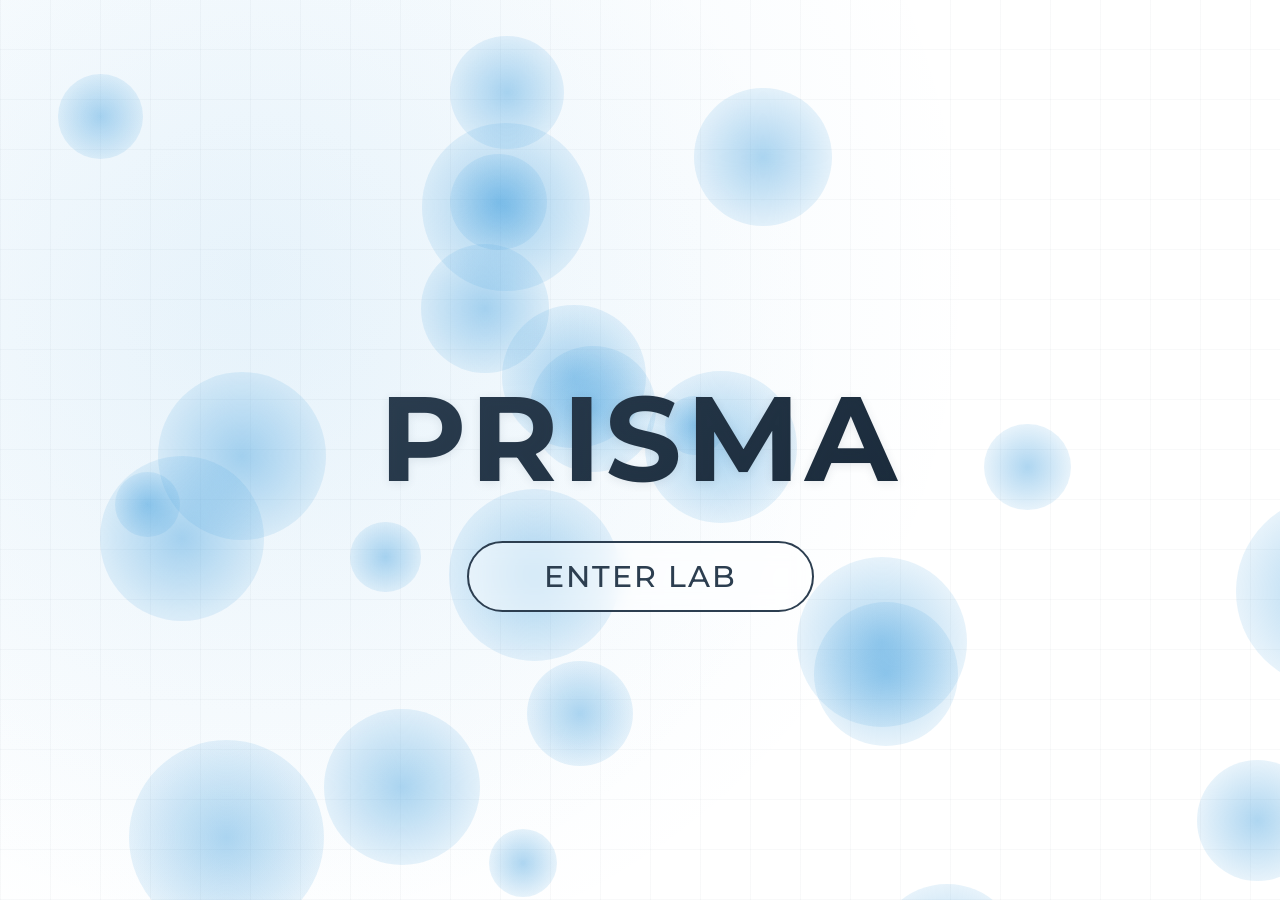
<file: index.html>
<!DOCTYPE html>
<html lang="en">
<head>
    <meta charset="UTF-8">
    <meta name="viewport" content="width=device-width, initial-scale=1.0">
    <title>Prisma Lab | Entrance</title>
    <link rel="stylesheet" href="main.css">
    <link rel="icon" type="image/png" href="Gemini_Generated_Image_aonol1aonol1aono.png">
    <style>
        .started-block {
            position: relative;
            z-index: 2;
        }

        h1 {
            position: relative;
            animation: fadeInUp 1.2s cubic-bezier(0.2, 0.9, 0.4, 1.1) forwards;
            opacity: 0;
            transform: translateY(30px);
            letter-spacing: 4px;
            background: linear-gradient(135deg, #2c3e50 0%, #1a2a3a 100%);
            background-clip: text;
            -webkit-background-clip: text;
            color: transparent;
            text-shadow: 0 2px 10px rgba(44, 62, 80, 0.1);
        }

        a {
            position: relative;
            animation: fadeInUp 1.2s 0.3s cubic-bezier(0.2, 0.9, 0.4, 1.1) forwards;
            opacity: 0;
            transform: translateY(30px);
            overflow: hidden;
            z-index: 1;
            backdrop-filter: blur(10px);
            background: rgba(255, 255, 255, 0.5);
            font-weight: 500;
            letter-spacing: 2px;
        }

        a::before {
            content: '';
            position: absolute;
            top: 0;
            left: -100%;
            width: 100%;
            height: 100%;
            background: linear-gradient(90deg, transparent, rgba(44, 62, 80, 0.1), transparent);
            transition: left 0.5s ease;
            z-index: -1;
        }

        a:hover::before {
            left: 100%;
        }

        a:hover {
            transform: scale(1.05);
            background: rgba(44, 62, 80, 0.05);
            border-color: #3498db;
            color: #3498db;
            box-shadow: 0 10px 30px rgba(52, 152, 219, 0.2);
        }

        @keyframes fadeInUp {
            to {
                opacity: 1;
                transform: translateY(0);
            }
        }

        /* Добавляем парящие частицы */
        .particle {
            position: fixed;
            border-radius: 50%;
            background: radial-gradient(circle, rgba(52, 152, 219, 0.4), transparent);
            pointer-events: none;
            z-index: 0;
            animation: float 15s infinite ease-in-out;
        }

        @keyframes float {
            0%, 100% {
                transform: translateY(0) translateX(0) scale(1);
                opacity: 0.3;
            }
            50% {
                transform: translateY(-40px) translateX(20px) scale(1.2);
                opacity: 0.6;
            }
        }
    </style>
</head>
<body>
    <div class="container">
        <div class="started-block">
            <h1>PRISMA</h1>
            <a href="catalog.html">ENTER LAB</a>
        </div>
    </div>

    <script>
        (function createParticles() {
            const particleCount = 25;
            for (let i = 0; i < particleCount; i++) {
                const particle = document.createElement('div');
                particle.classList.add('particle');
                const size = Math.random() * 150 + 50;
                particle.style.width = `${size}px`;
                particle.style.height = `${size}px`;
                particle.style.left = `${Math.random() * 100}%`;
                particle.style.top = `${Math.random() * 100}%`;
                particle.style.animationDelay = `${Math.random() * 15}s`;
                particle.style.animationDuration = `${12 + Math.random() * 10}s`;
                document.body.appendChild(particle);
            }
        })();
    </script>
</body>
</html>
</file>
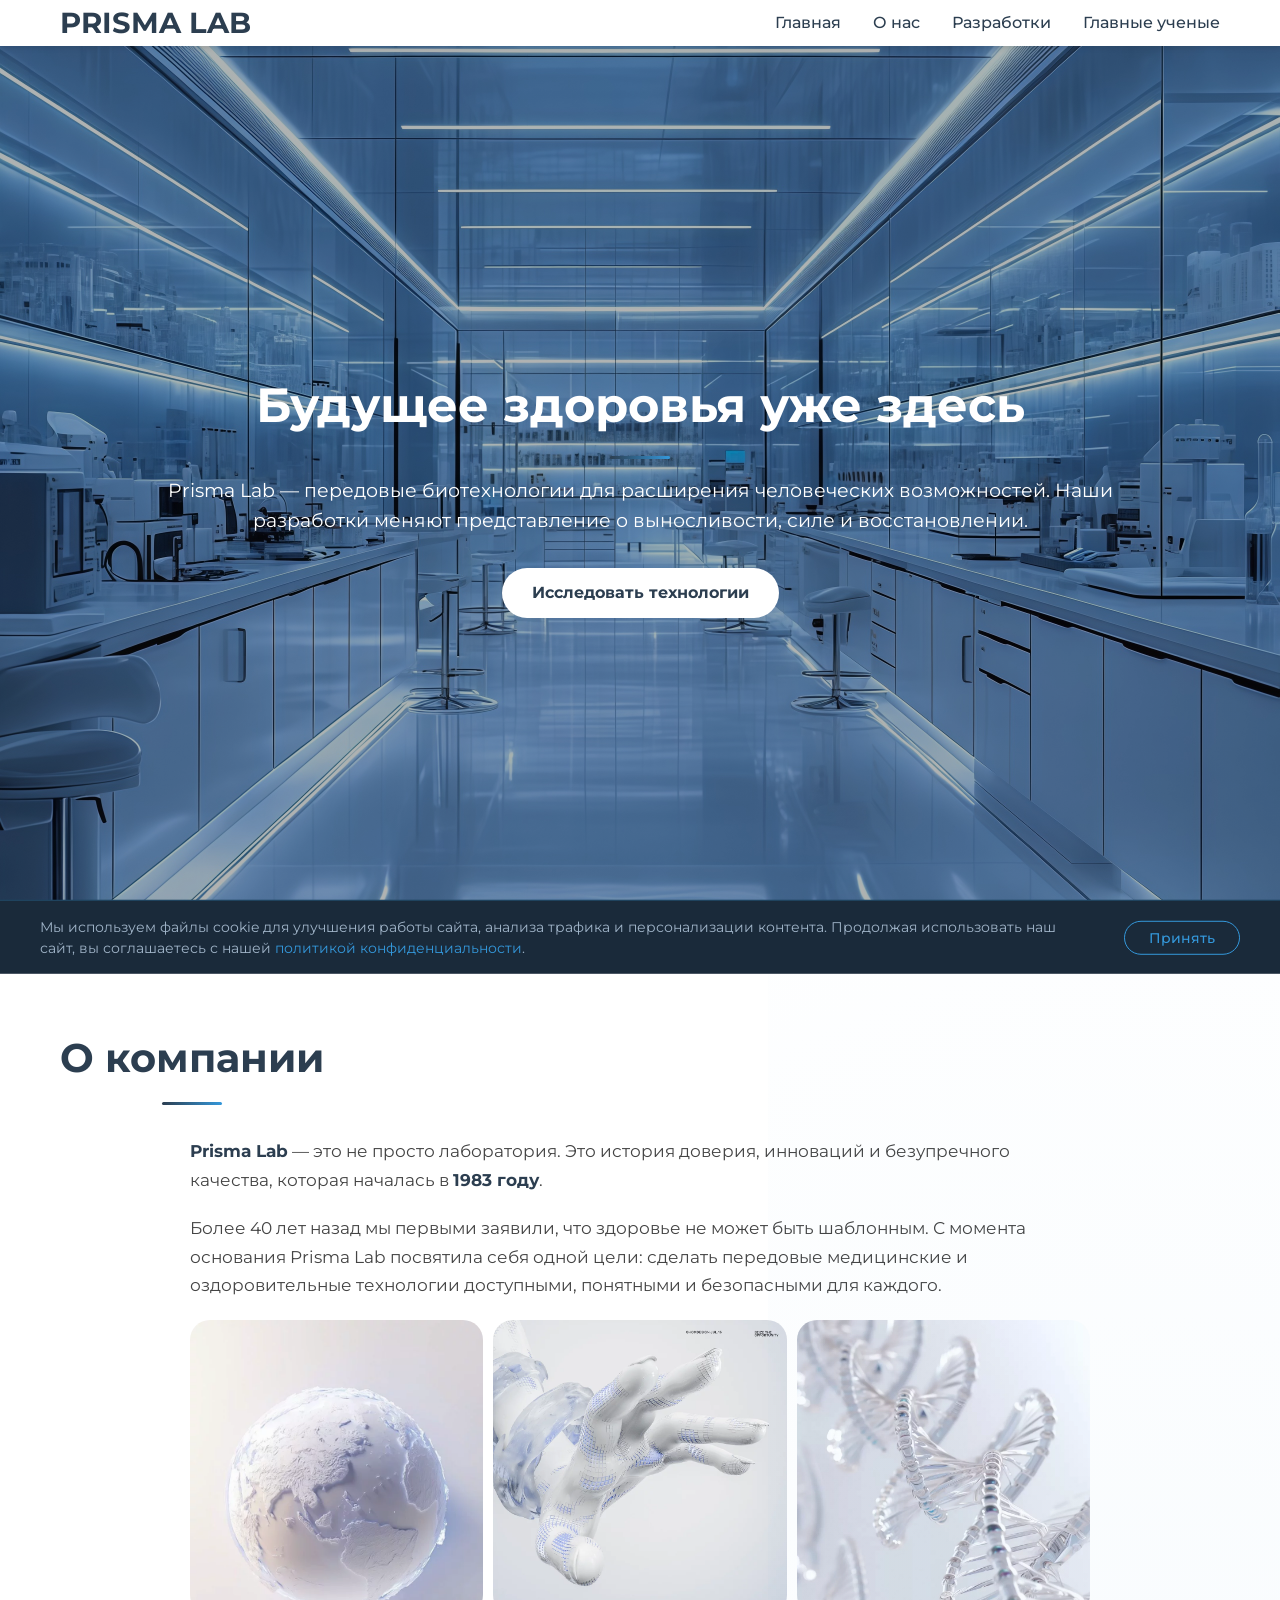
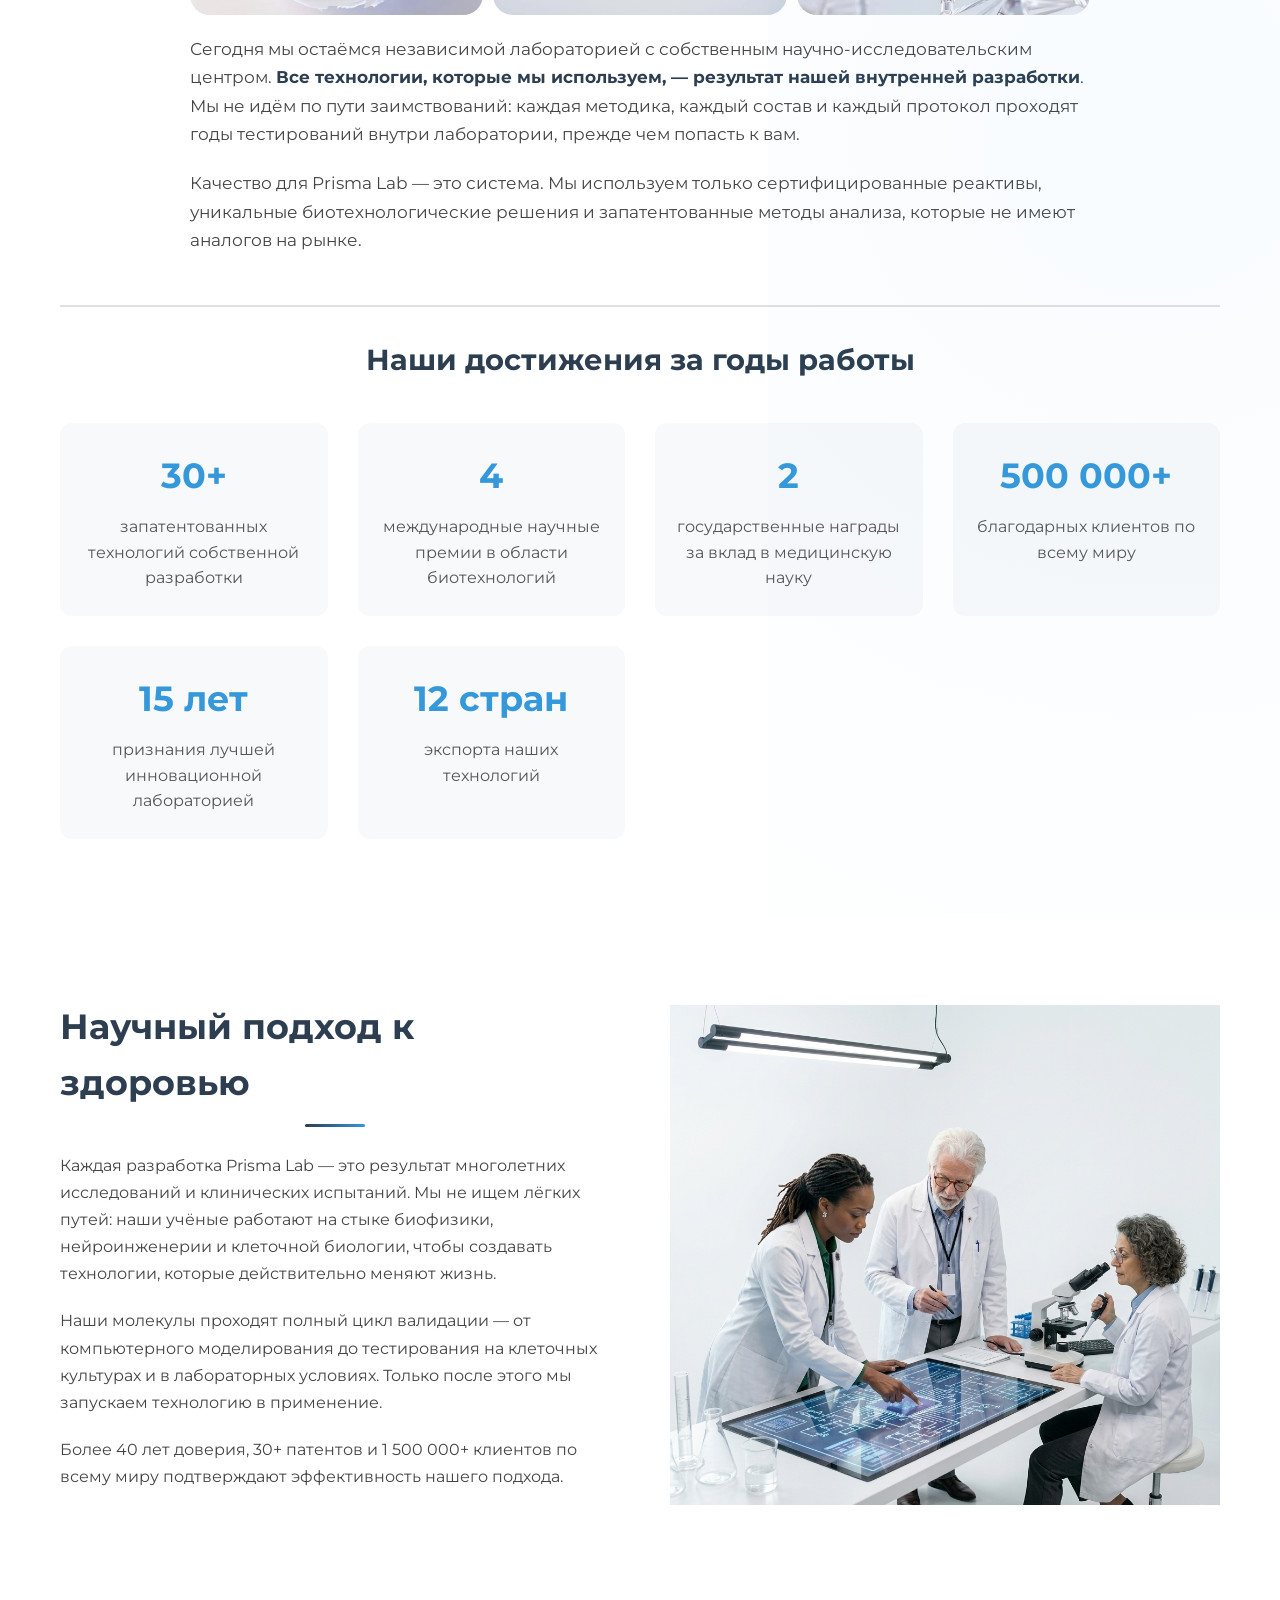
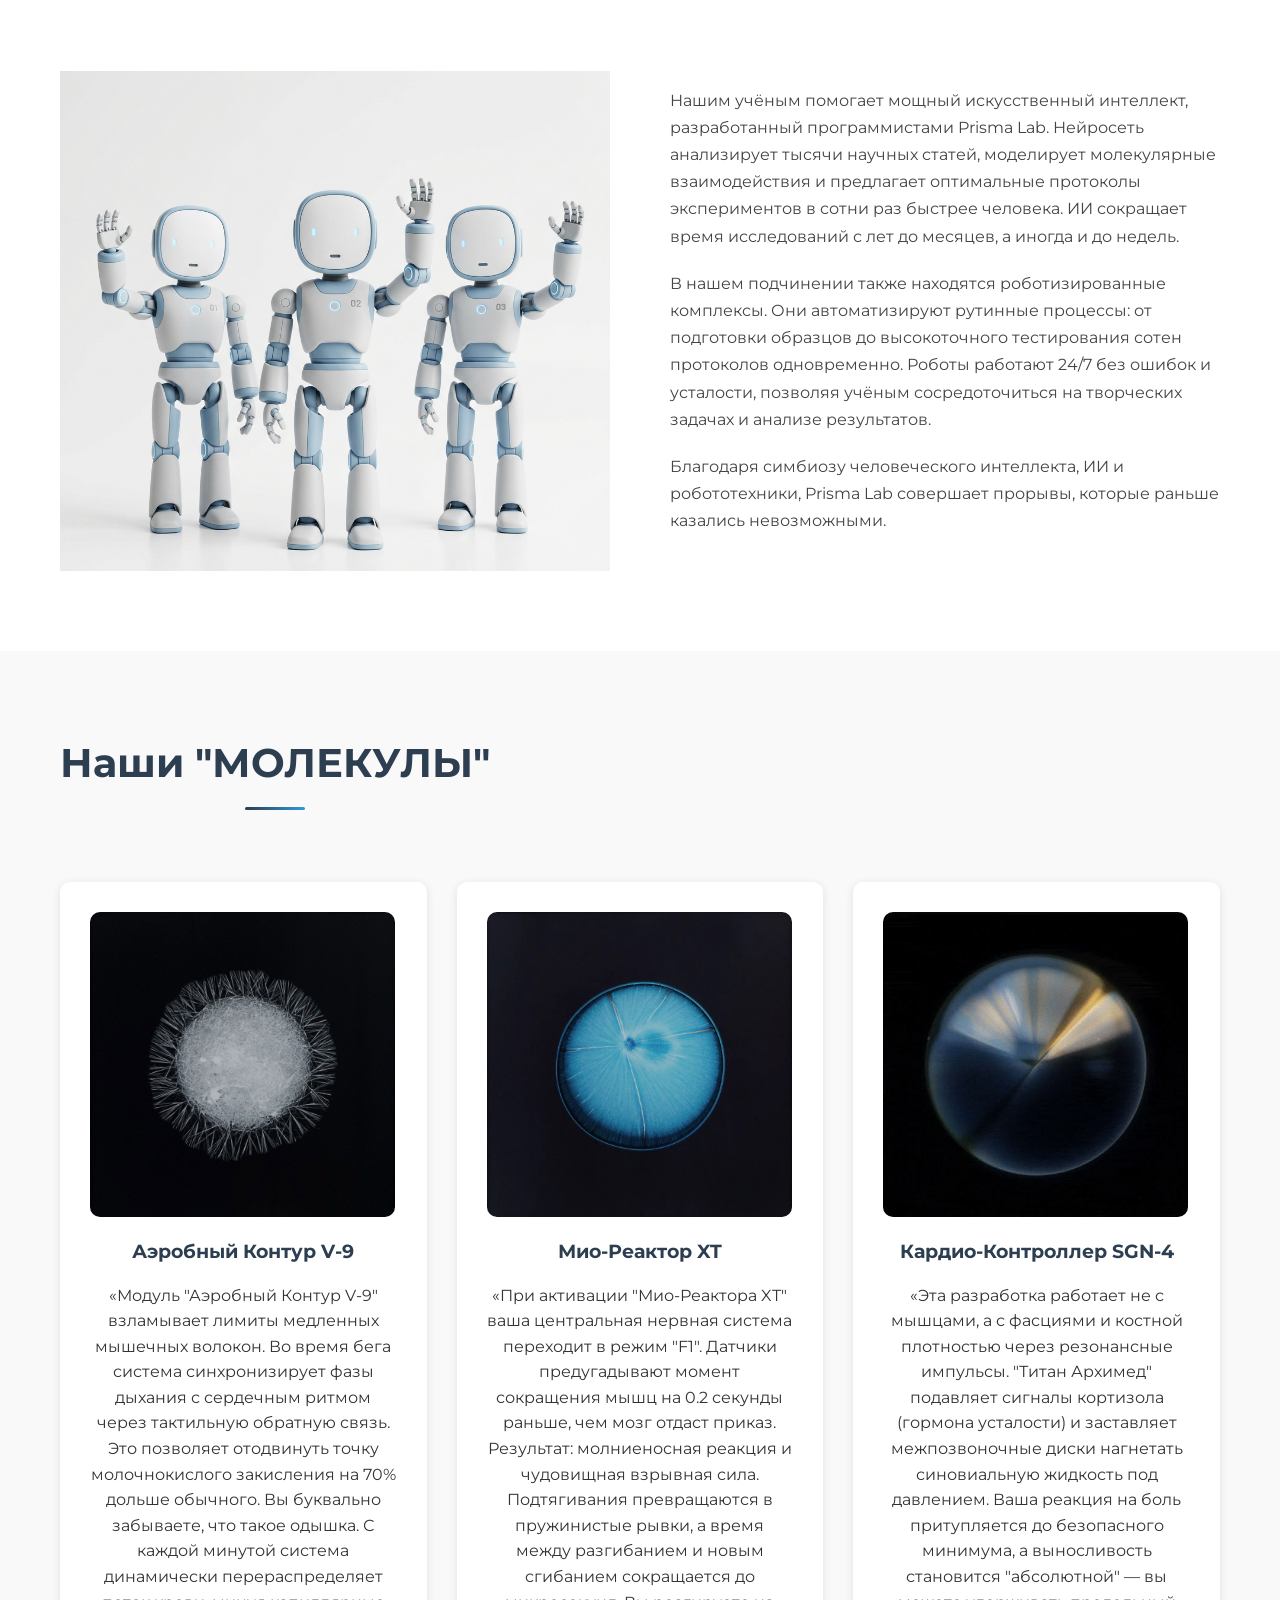
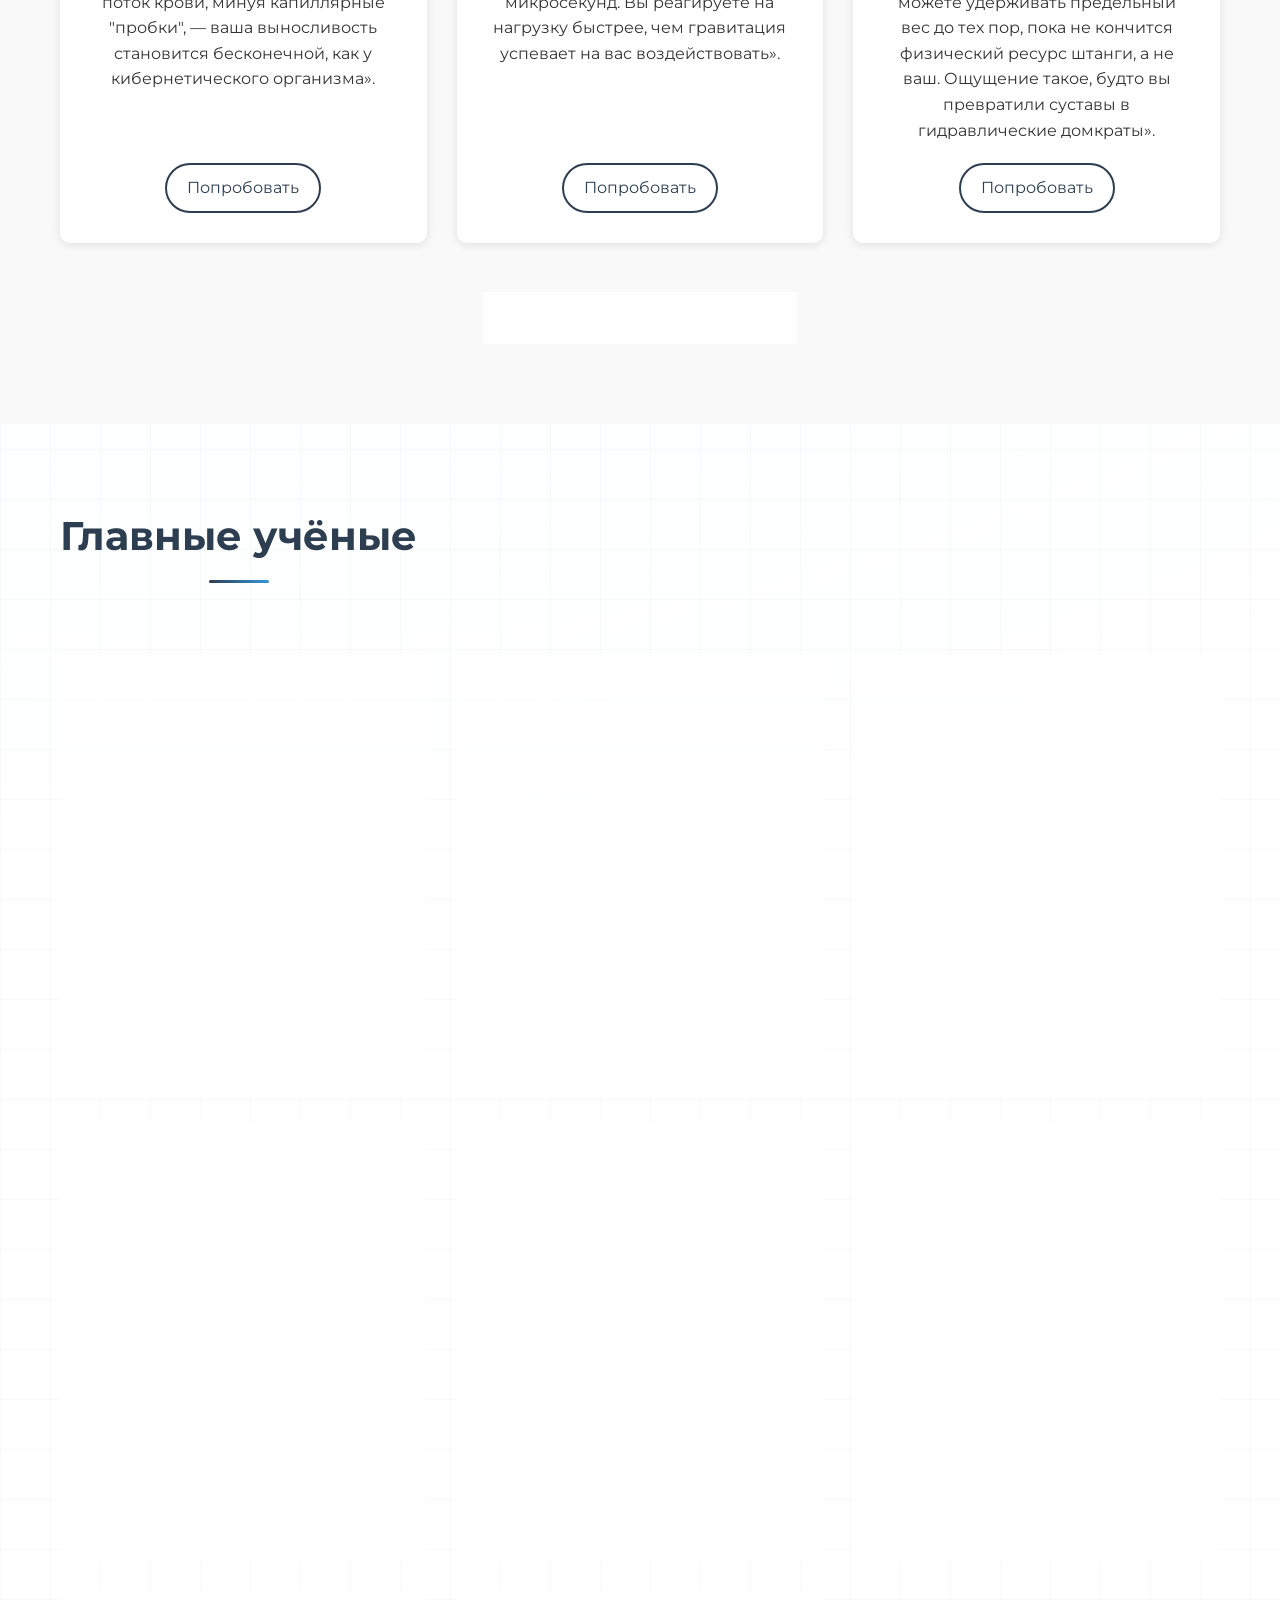
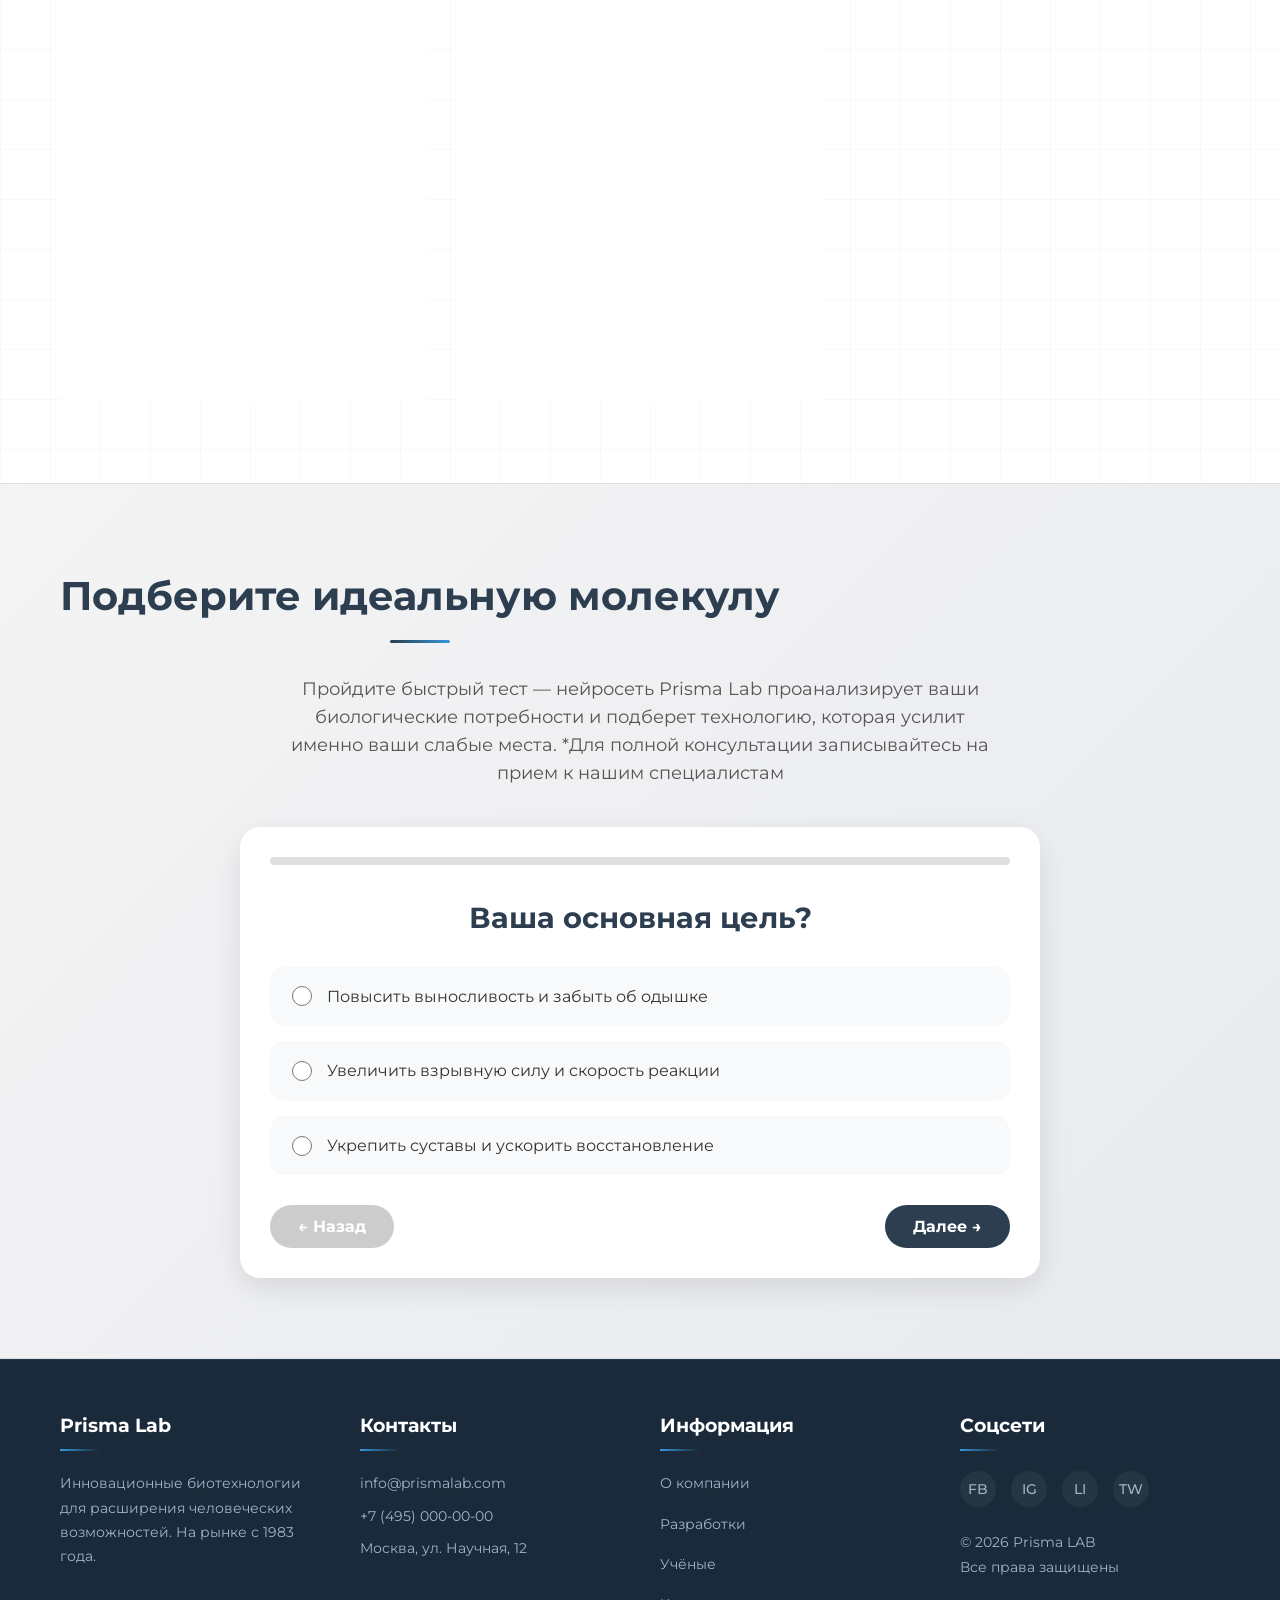
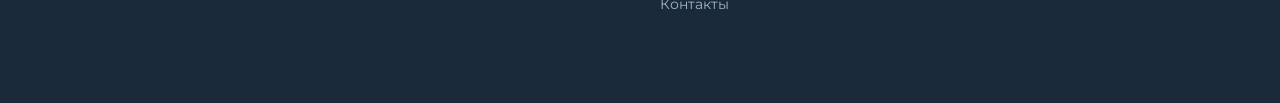
<file: catalog.html>
<!DOCTYPE html>
<html lang="ru">
<head>
    <meta charset="UTF-8">
    <meta name="viewport" content="width=device-width, initial-scale=1.0">
    <meta name="description" content="Лаборатория Prisma Lab - инновационные молекулы для здоровья">
    <title>Prisma Lab | Инновационные биотехнологии</title>
    <link rel="stylesheet" href="catalog.css">
    <link rel="icon" type="image/png" href="Gemini_Generated_Image_aonol1aonol1aono.png">
</head>
<body>
    <!-- Шапка сайта -->
    <header>
        <div class="container">
            <div class="logo">
                <h1>PRISMA LAB</h1>
            </div>
            <nav>
                <ul>
                    <li><a href="#home">Главная</a></li>
                    <li><a href="#about">О нас</a></li>
                    <li><a href="#services">Разработки</a></li>
                    <li><a href="#scientists">Главные ученые</a></li>
                </ul>
            </nav>
        </div>
    </header>

    <!-- Главный блок -->
    <main>
        <section id="home" class="hero">
            <div class="container-1">
                <h2>Будущее здоровья уже здесь</h2>
                <p>Prisma Lab — передовые биотехнологии для расширения человеческих возможностей. Наши разработки меняют представление о выносливости, силе и восстановлении.</p>
                <a href="#about" class="btn">Исследовать технологии</a>
            </div>
        </section>

        <section id="about" class="about">
            <div class="container">
                <h2>О компании</h2>
                
                <div class="about-text">
                    <p><strong>Prisma Lab</strong> — это не просто лаборатория. Это история доверия, инноваций и безупречного качества, которая началась в <strong>1983 году</strong>.</p>
                    
                    <p>Более 40 лет назад мы первыми заявили, что здоровье не может быть шаблонным. С момента основания Prisma Lab посвятила себя одной цели: сделать передовые медицинские и оздоровительные технологии доступными, понятными и безопасными для каждого.</p>
                    
                    <div class="images-block">
                        <div class="one-img"></div>
                        <div class="two-img"></div>
                        <div class="three-img"></div>
                    </div>

                    <p>Сегодня мы остаёмся независимой лабораторией с собственным научно-исследовательским центром. <strong>Все технологии, которые мы используем, — результат нашей внутренней разработки</strong>. Мы не идём по пути заимствований: каждая методика, каждый состав и каждый протокол проходят годы тестирований внутри лаборатории, прежде чем попасть к вам.</p>
                    
                    <p>Качество для Prisma Lab — это система. Мы используем только сертифицированные реактивы, уникальные биотехнологические решения и запатентованные методы анализа, которые не имеют аналогов на рынке.</p>
                </div>

                <div class="achievements">
                    <h3>Наши достижения за годы работы</h3>
                    <div class="achievements-grid">
                        <div class="achievement-item">
                            <span class="achievement-number">30+</span>
                            <span class="achievement-desc">запатентованных технологий собственной разработки</span>
                        </div>
                        <div class="achievement-item">
                            <span class="achievement-number">4</span>
                            <span class="achievement-desc">международные научные премии в области биотехнологий</span>
                        </div>
                        <div class="achievement-item">
                            <span class="achievement-number">2</span>
                            <span class="achievement-desc">государственные награды за вклад в медицинскую науку</span>
                        </div>
                        <div class="achievement-item">
                            <span class="achievement-number">500 000+</span>
                            <span class="achievement-desc">благодарных клиентов по всему миру</span>
                        </div>
                        <div class="achievement-item">
                            <span class="achievement-number">15 лет</span>
                            <span class="achievement-desc">признания лучшей инновационной лабораторией</span>
                        </div>
                        <div class="achievement-item">
                            <span class="achievement-number">12 стран</span>
                            <span class="achievement-desc">экспорта наших технологий</span>
                        </div>
                    </div>
                </div>
            </div>
        </section>

                <!-- Новый блок: текст + картинка -->
        <section class="info-block">
            <div class="container">
                <div class="info-block-wrapper">
                    <div class="info-block-text">
                        <h2>Научный подход к здоровью</h2>
                        <p>Каждая разработка Prisma Lab — это результат многолетних исследований и клинических испытаний. Мы не ищем лёгких путей: наши учёные работают на стыке биофизики, нейроинженерии и клеточной биологии, чтобы создавать технологии, которые действительно меняют жизнь.</p>
                        <p>Наши молекулы проходят полный цикл валидации — от компьютерного моделирования до тестирования на клеточных культурах и в лабораторных условиях. Только после этого мы запускаем технологию в применение.</p>
                        <p>Более 40 лет доверия, 30+ патентов и 1 500 000+ клиентов по всему миру подтверждают эффективность нашего подхода.</p>
                    </div>
                    <div class="info-block-image-1"></div>
                </div>
            </div>
        </section>

                <!-- Второй блок: картинка + текст (глобальная сеть) -->
        <section class="info-block-reverse">
            <div class="container">
                <div class="info-block-wrapper-reverse">
                    <div class="info-block-image-2"></div>
                    <div class="info-block-text">
                        <p>Нашим учёным помогает мощный искусственный интеллект, разработанный программистами Prisma Lab. Нейросеть анализирует тысячи научных статей, моделирует молекулярные взаимодействия и предлагает оптимальные протоколы экспериментов в сотни раз быстрее человека. ИИ сокращает время исследований с лет до месяцев, а иногда и до недель.</p>
                        <p>В нашем подчинении также находятся роботизированные комплексы. Они автоматизируют рутинные процессы: от подготовки образцов до высокоточного тестирования сотен протоколов одновременно. Роботы работают 24/7 без ошибок и усталости, позволяя учёным сосредоточиться на творческих задачах и анализе результатов.</p>
                        <p>Благодаря симбиозу человеческого интеллекта, ИИ и робототехники, Prisma Lab совершает прорывы, которые раньше казались невозможными.</p>
                    </div>
                </div>
            </div>
        </section>

        <section id="services" class="services">
            <div class="container">
                <h2>Наши "МОЛЕКУЛЫ"</h2>
                <div class="service-grid">
                    <div class="service-card">
                        <div class="first-img-card"></div>
                        <h3>Аэробный Контур V-9</h3>
                        <p>«Модуль "Аэробный Контур V-9" взламывает лимиты медленных мышечных волокон. Во время бега система синхронизирует фазы дыхания с сердечным ритмом через тактильную обратную связь. Это позволяет отодвинуть точку молочнокислого закисления на 70% дольше обычного. Вы буквально забываете, что такое одышка. С каждой минутой система динамически перераспределяет поток крови, минуя капиллярные "пробки", — ваша выносливость становится бесконечной, как у кибернетического организма».</p>
                        <a href="#" class="start-use">Попробовать</a>
                    </div>
                    <div class="service-card">
                        <div class="second-img-card"></div>
                        <h3>Мио-Реактор XT</h3>
                        <p>«При активации "Мио-Реактора XT" ваша центральная нервная система переходит в режим "F1". Датчики предугадывают момент сокращения мышц на 0.2 секунды раньше, чем мозг отдаст приказ. Результат: молниеносная реакция и чудовищная взрывная сила. Подтягивания превращаются в пружинистые рывки, а время между разгибанием и новым сгибанием сокращается до микросекунд. Вы реагируете на нагрузку быстрее, чем гравитация успевает на вас воздействовать».</p>
                        <a href="#" class="start-use">Попробовать</a>
                    </div>
                    <div class="service-card">
                        <div class="third-img-card"></div>
                        <h3>Кардио-Контроллер SGN-4</h3>
                        <p>«Эта разработка работает не с мышцами, а с фасциями и костной плотностью через резонансные импульсы. "Титан Архимед" подавляет сигналы кортизола (гормона усталости) и заставляет межпозвоночные диски нагнетать синовиальную жидкость под давлением. Ваша реакция на боль притупляется до безопасного минимума, а выносливость становится "абсолютной" — вы можете удерживать предельный вес до тех пор, пока не кончится физический ресурс штанги, а не ваш. Ощущение такое, будто вы превратили суставы в гидравлические домкраты».</p>
                        <a href="#" class="start-use">Попробовать</a>
                    </div>
                </div>

                <!-- Кнопка загрузки дополнительных карточек -->
                <div style="text-align: center; margin-top: 50px;">
                    <button id="loadMoreBtn" class="load-more-btn">Загрузить ещё разработки</button>
                </div>

                <!-- Скрытые дополнительные карточки -->
                <div id="hiddenCards" style="display: none;">
                    <div class="service-grid" style="margin-top: 40px;">
                        <div class="service-card">
                            <div class="fourth-img-card"></div>
                            <h3>Нейро-Адаптер X1</h3>
                            <p>«Нейро-Адаптер X1 — это прорыв в области нейропластичности. Устройство считывает нейронные сигналы и адаптирует их в реальном времени, позволяя мозгу перестраивать связи после травм и инсультов. Время восстановления сокращается на 60%, а когнитивные функции усиливаются до 200% от исходного уровня».</p>
                            <a href="#" class="start-use">Попробовать</a>
                        </div>
                        <div class="service-card">
                            <div class="fifth-img-card"></div>
                            <h3>Мио-Синхронизатор S2</h3>
                            <p>«Мио-Синхронизатор S2 анализирует микро-разрывы мышечных волокон и запускает точечный процесс регенерации с помощью низкоинтенсивного лазера. Восстановление после интенсивных тренировок ускоряется в 2.5 раза, а риск травм снижается на 70%».</p>
                            <a href="#" class="start-use">Попробовать</a>
                        </div>
                        <div class="service-card">
                            <div class="sixth-img-card"></div>
                            <h3>Васкуло-Драйвер R7</h3>
                            <p>«Васкуло-Драйвер R7 стимулирует ангиогенез — рост новых капилляров в мышечной ткани. Кислородный обмен увеличивается на 180%, выносливость растёт экспоненциально. Идеальное решение для спортсменов, работающих на пределе своих возможностей».</p>
                            <a href="#" class="start-use">Попробовать</a>
                        </div>
                        <div class="service-card">
                            <div class="seventh-img-card"></div>
                            <h3>Когнитивный Бустер C3</h3>
                            <p>«Когнитивный Бустер C3 — нейрометаболический модулятор, улучшающий синаптическую передачу в префронтальной коре. Повышает концентрацию, скорость обработки информации и рабочую память до 150% без стимуляторов и побочных эффектов».</p>
                            <a href="#" class="start-use">Попробовать</a>
                        </div>
                    </div>
                </div>

            </div>
        </section>

        <section id="scientists" class="scientists">
            <div class="container">
                <h2>Главные учёные</h2>
                <div class="people-card-grid">
                    <div class="people-card">
                        <div class="circle-avatar-1"></div>
                        <h3>Адриана Штерн</h3>
                        <p>Стаж 18 лет. Разработала первый нейромышечный интерфейс с обратной связью в реальном времени...</p>
                        <a href="scientist-adriana.html" class="portfolio">Смотреть портфолио</a>
                    </div>
                    
                    <div class="people-card">
                        <div class="circle-avatar-2"></div>
                        <h3>Элина Фостер</h3>
                        <p>стаж 8 лет. Разработала протокол принудительного ресинтеза АТФ в митохондриях, увеличила порог...</p>
                        <a href="scientist-elina.html" class="portfolio">Смотреть портфолио</a>
                    </div>

                    <div class="people-card">
                        <div class="circle-avatar-3"></div>
                        <h3>Маркус Хейл</h3>
                        <p>Стаж 12 лет. Создал систему структурной перекалибровки суставов, впервые подавил защитный рефлекс Гольджи...</p>
                        <a href="scientist-markus.html" class="portfolio">Смотреть портфолио</a>
                    </div>

                    <div class="people-card">
                        <div class="circle-avatar-4"></div>
                        <h3>Виктор Крейн</h3>
                        <p>Стаж 9 лет. Создал систему подавления болевых сигналов на уровне спинного мозга, разработал нейро...</p>
                        <a href="scientist-victor.html" class="portfolio">Смотреть портфолио</a>
                    </div>
                    
                    <div class="people-card">
                        <div class="circle-avatar-5"></div>
                        <h3>Джулиан Блейк</h3>
                        <p>Стаж 7 лет. Разработала протокол ускоренной регенерации митохондрий, увеличила эффективность...</p>
                        <a href="scientist-julian.html" class="portfolio">Смотреть портфолио</a>
                    </div>

                    <div class="people-card">
                        <div class="circle-avatar-6"></div>
                        <h3>Себастьян Вульф</h3>
                        <p>Стаж 22 года. Создал технологию принудительного синтеза АТФ в анаэробных условиях...</p>
                        <a href="scientist-sebastian.html" class="portfolio">Смотреть портфолио</a>
                    </div>

                    <div class="people-card">
                        <div class="circle-avatar-7"></div>
                        <h3>Теодор Вэнс</h3>
                        <p>Стаж 4 года. Изобрёл молекулярный стабилизатор синовиальной жидкости, полностью...</p>
                        <a href="scientist-theodor.html" class="portfolio">Смотреть портфолио</a>
                    </div>

                    <div class="people-card">
                        <div class="circle-avatar-8"></div>
                        <h3>Алистер Флинн</h3>
                        <p>Стаж 16 лет. Разработала систему подавления кортизола и болевых сигналов на уровне спинного...</p>
                        <a href="scientist-alister.html" class="portfolio">Смотреть портфолио</a>
                    </div>
                </div>
            </div>
        </section>

        <!-- ОПРОСНИК -->
        <section id="quiz" class="quiz-section">
            <div class="container">
                <h2>Подберите идеальную молекулу</h2>
                <p class="quiz-description">Пройдите быстрый тест — нейросеть Prisma Lab проанализирует ваши биологические потребности и подберет технологию, которая усилит именно ваши слабые места. *Для полной консультации записывайтесь на прием к нашим специалистам</p>
                
                <div class="quiz-container" id="quizContainer">
                    <div class="quiz-progress">
                        <div class="progress-bar" id="progressBar"></div>
                    </div>
                    
                    <form id="moleculeQuiz">
                        <!-- Вопрос 1 -->
                        <div class="quiz-question active" data-question="1">
                            <h3>Ваша основная цель?</h3>
                            <div class="quiz-options">
                                <label class="quiz-option">
                                    <input type="radio" name="q1" value="endurance">
                                    <span>Повысить выносливость и забыть об одышке</span>
                                </label>
                                <label class="quiz-option">
                                    <input type="radio" name="q1" value="strength">
                                    <span>Увеличить взрывную силу и скорость реакции</span>
                                </label>
                                <label class="quiz-option">
                                    <input type="radio" name="q1" value="recovery">
                                    <span>Укрепить суставы и ускорить восстановление</span>
                                </label>
                            </div>
                        </div>

                        <!-- Вопрос 2 -->
                        <div class="quiz-question" data-question="2">
                            <h3>Какой стиль тренировок вам ближе?</h3>
                            <div class="quiz-options">
                                <label class="quiz-option">
                                    <input type="radio" name="q2" value="endurance">
                                    <span>Длительный бег, плавание, велоспорт</span>
                                </label>
                                <label class="quiz-option">
                                    <input type="radio" name="q2" value="strength">
                                    <span>Тяжелая атлетика, кроссфит, спринты</span>
                                </label>
                                <label class="quiz-option">
                                    <input type="radio" name="q2" value="recovery">
                                    <span>Травматичные виды спорта или сидячая работа</span>
                                </label>
                            </div>
                        </div>

                        <!-- Вопрос 3 -->
                        <div class="quiz-question" data-question="3">
                            <h3>Что вы чувствуете после интенсивной нагрузки?</h3>
                            <div class="quiz-options">
                                <label class="quiz-option">
                                    <input type="radio" name="q3" value="endurance">
                                    <span>Жжение в мышцах и нехватка воздуха</span>
                                </label>
                                <label class="quiz-option">
                                    <input type="radio" name="q3" value="strength">
                                    <span>Мышечный отказ и замедление реакции</span>
                                </label>
                                <label class="quiz-option">
                                    <input type="radio" name="q3" value="recovery">
                                    <span>Боль в суставах и длительная крепатура</span>
                                </label>
                            </div>
                        </div>

                        <div class="quiz-navigation">
                            <button type="button" class="quiz-nav-btn" id="prevBtn" disabled>← Назад</button>
                            <button type="button" class="quiz-nav-btn" id="nextBtn">Далее →</button>
                            <button type="submit" class="quiz-submit-btn" id="submitBtn" style="display: none;">Подобрать молекулу</button>
                        </div>
                    </form>
                </div>

                <div id="quizResult" class="quiz-result" style="display: none;">
                    <h3>Результат анализа нейросети Prisma Lab</h3>
                    <div id="resultContent"></div>
                    <button class="btn" id="restartQuiz">Пройти тест заново</button>
                </div>
            </div>
        </section>
    </main>

    <footer>
        <div class="container">
            <div class="footer-content">
                <div class="footer-col">
                    <h4>Prisma Lab</h4>
                    <p>Инновационные биотехнологии для расширения человеческих возможностей. На рынке с 1983 года.</p>
                </div>
                <div class="footer-col">
                    <h4>Контакты</h4>
                    <p>info@prismalab.com</p>
                    <p>+7 (495) 000-00-00</p>
                    <p>Москва, ул. Научная, 12</p>
                </div>
                <div class="footer-col">
                    <h4>Информация</h4>
                    <p><a href="#about">О компании</a></p>
                    <p><a href="#services">Разработки</a></p>
                    <p><a href="#scientists">Учёные</a></p>
                    <p><a href="#">Контакты</a></p>
                </div>
                <div class="footer-col">
                    <h4>Соцсети</h4>
                    <div class="footer-social">
                        <a href="#" class="social-icon">FB</a>
                        <a href="#" class="social-icon">IG</a>
                        <a href="#" class="social-icon">LI</a>
                        <a href="#" class="social-icon">TW</a>
                    </div>
                    <p style="margin-top: 15px;">© 2026 Prisma LAB<br>Все права защищены</p>
                </div>
            </div>
        </div>
    </footer>
    
        <!-- Модальное окно с формой -->
    <div id="moleculeModal" class="modal">
        <div class="modal-content">
            <span class="modal-close">&times;</span>
            <h3>Оставить заявку</h3>
            <div class="modal-molecule" id="modalMoleculeName">Название молекулы</div>
            
            <form id="applicationForm">
                <div class="form-group">
                    <label>ФИО</label>
                    <input type="text" id="fullName" placeholder="Иванов Иван Иванович" required>
                </div>
                <div class="form-group">
                    <label>Email</label>
                    <input type="email" id="email" placeholder="ivanov@example.com" required>
                </div>
                <div class="form-group">
                    <label>Телефон</label>
                    <input type="tel" id="phone" placeholder="+7 (900) 123-45-67" required>
                </div>
                <button type="submit" class="modal-btn">Отправить заявку</button>
            </form>
            
            <div id="modalSuccess" style="display: none;">
                <div class="modal-success">
                    <h4>✓ Заявка отправлена</h4>
                    <p>Наш специалист свяжется с вами в ближайшее время для консультации по выбранной молекуле.</p>
                </div>
            </div>
        </div>
    </div>

        <!-- Cookie уведомление -->
    <div id="cookieConsent" class="cookie-consent">
        <div class="cookie-content">
            <p>Мы используем файлы cookie для улучшения работы сайта, анализа трафика и персонализации контента. Продолжая использовать наш сайт, вы соглашаетесь с нашей <a href="#">политикой конфиденциальности</a>.</p>
            <button id="acceptCookies" class="cookie-btn">Принять</button>
        </div>
    </div>

    <script src="catalog.js"></script>
    <script src="praticles.js"></script>
</body>
</html>
</file>
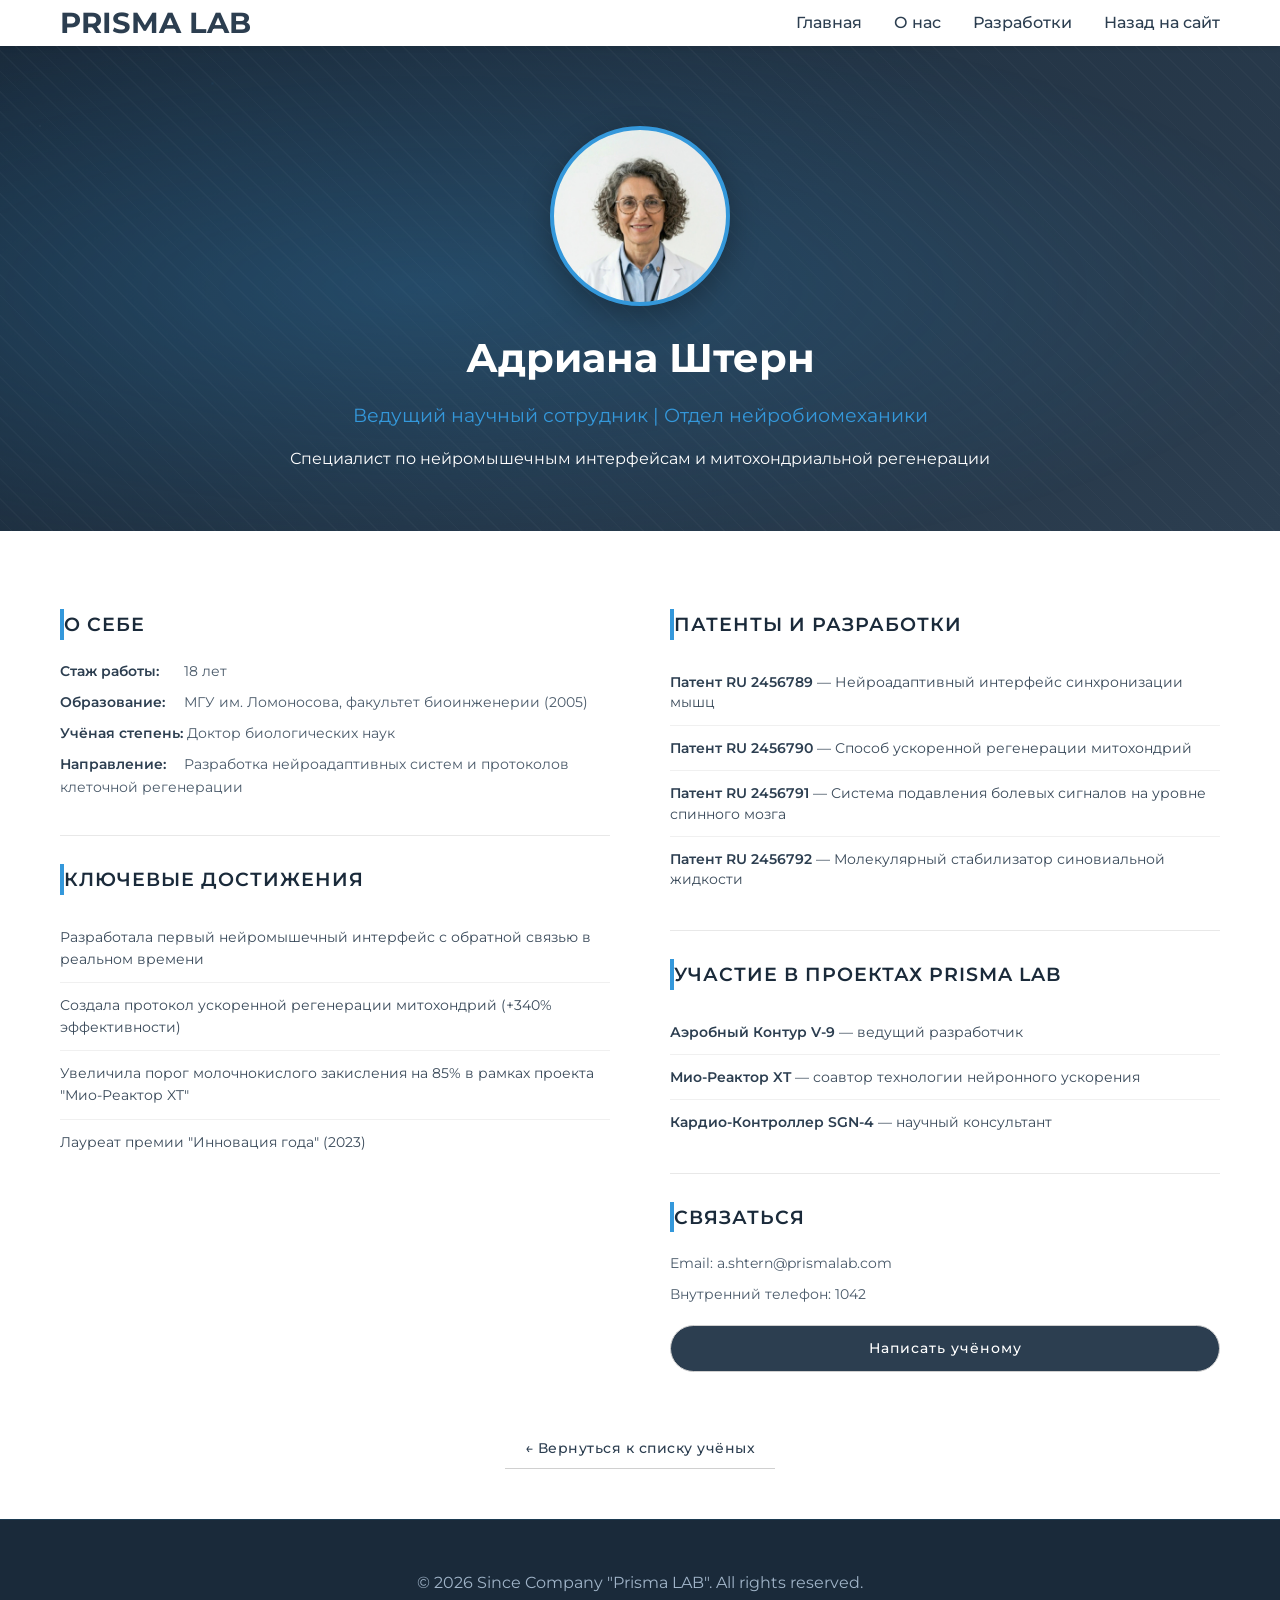
<file: scientist-adriana.html>
<!DOCTYPE html>
<html lang="ru">
<head>
    <meta charset="UTF-8">
    <meta name="viewport" content="width=device-width, initial-scale=1.0">
    <meta name="description" content="Портфолио учёного Prisma Lab">
    <title>Prisma Lab | Портфолио учёного</title>
    <link rel="stylesheet" href="catalog.css">
    <link rel="stylesheet" href="scientits-adriana.css">
    <link rel="icon" type="image/png" href="Gemini_Generated_Image_aonol1aonol1aono.png">
</head>
<body>

    <!-- Шапка сайта -->
    <header>
        <div class="container">
            <div class="logo">
                <h1>PRISMA LAB</h1>
            </div>
            <nav>
                <ul>
                    <li><a href="catalog.html#home">Главная</a></li>
                    <li><a href="catalog.html#about">О нас</a></li>
                    <li><a href="catalog.html#services">Разработки</a></li>
                    <li><a href="catalog.html">Назад на сайт</a></li>
                </ul>
            </nav>
        </div>
    </header>

    <main>
        <!-- Герой-секция с информацией об учёном -->
        <section class="portfolio-hero">
            <div class="container">
                <!-- Аватар (замените URL на нужный) -->
                <div class="scientist-avatar" style="background: url(05f5a005-d8ef-4c3f-b47c-34905e747521.jfif); background-size: cover; background-position: center;"></div>
                <h1>Адриана Штерн</h1>
                <div class="scientist-title">Ведущий научный сотрудник | Отдел нейробиомеханики</div>
                <p>Специалист по нейромышечным интерфейсам и митохондриальной регенерации</p>
            </div>
        </section>

        <!-- Основной контент портфолио -->
        <section class="portfolio-content">
            <div class="container">
                <div class="portfolio-grid">
                    
                    <!-- Левая колонка: Биография -->
                    <div>
                        <div class="info-card">
                            <h3>О себе</h3>
                            <p><strong>Стаж работы:</strong> 18 лет</p>
                            <p><strong>Образование:</strong> МГУ им. Ломоносова, факультет биоинженерии (2005)</p>
                            <p><strong>Учёная степень:</strong> Доктор биологических наук</p>
                            <p><strong>Направление:</strong> Разработка нейроадаптивных систем и протоколов клеточной регенерации</p>
                        </div>

                        <div class="info-card">
                            <h3>Ключевые достижения</h3>
                            <ul class="achievement-list">
                                <li>Разработала первый нейромышечный интерфейс с обратной связью в реальном времени</li>
                                <li>Создала протокол ускоренной регенерации митохондрий (+340% эффективности)</li>
                                <li>Увеличила порог молочнокислого закисления на 85% в рамках проекта "Мио-Реактор XT"</li>
                                <li>Лауреат премии "Инновация года" (2023)</li>
                            </ul>
                        </div>
                    </div>

                    <!-- Правая колонка: Патенты и участие в проектах -->
                    <div>
                        <div class="info-card">
                            <h3>Патенты и разработки</h3>
                            <ul class="patent-list">
                                <li><strong>Патент RU 2456789</strong> — Нейроадаптивный интерфейс синхронизации мышц</li>
                                <li><strong>Патент RU 2456790</strong> — Способ ускоренной регенерации митохондрий</li>
                                <li><strong>Патент RU 2456791</strong> — Система подавления болевых сигналов на уровне спинного мозга</li>
                                <li><strong>Патент RU 2456792</strong> — Молекулярный стабилизатор синовиальной жидкости</li>
                            </ul>
                        </div>

                        <div class="info-card">
                            <h3>Участие в проектах Prisma Lab</h3>
                            <ul class="patent-list">
                                <li><strong>Аэробный Контур V-9</strong> — ведущий разработчик</li>
                                <li><strong>Мио-Реактор XT</strong> — соавтор технологии нейронного ускорения</li>
                                <li><strong>Кардио-Контроллер SGN-4</strong> — научный консультант</li>
                            </ul>
                        </div>

                        <div class="info-card">
                            <h3>Связаться</h3>
                            <p>Email: a.shtern@prismalab.com</p>
                            <p>Внутренний телефон: 1042</p>
                            <a href="#" class="contact-btn">Написать учёному</a>
                        </div>
                    </div>
                </div>

                <!-- Ссылка для возврата -->
                <div style="text-align: center;">
                    <a href="catalog.html#scientists" class="back-link">← Вернуться к списку учёных</a>
                </div>
            </div>
        </section>
    </main>

    <!-- Подвал -->
    <footer>
        <div class="container">
            <p>&copy; 2026 Since Company "Prisma LAB". All rights reserved.</p>
        </div>
    </footer>

</body>
</html>
</file>
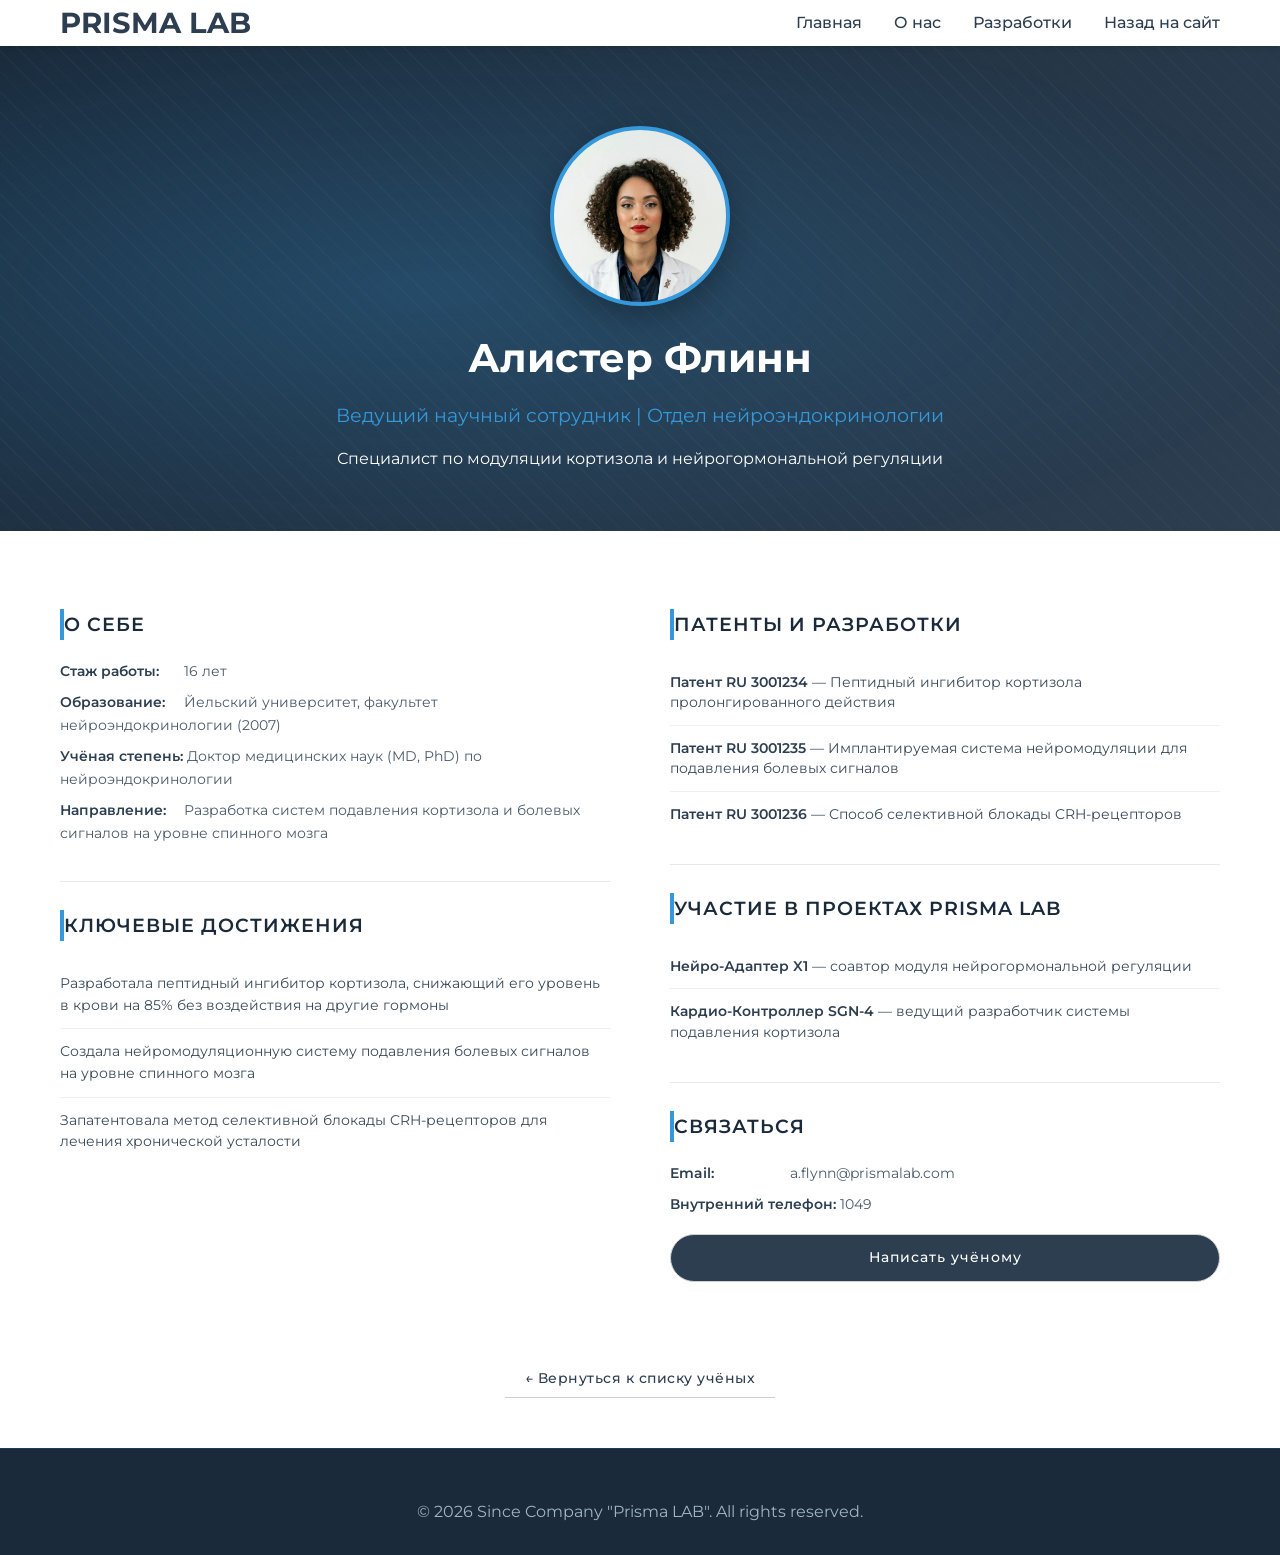
<file: scientist-alister.html>
<!DOCTYPE html>
<html lang="ru">
<head>
    <meta charset="UTF-8">
    <meta name="viewport" content="width=device-width, initial-scale=1.0">
    <meta name="description" content="Портфолио учёного Prisma Lab">
    <title>Prisma Lab | Портфолио Маркуса Хейла</title>
    <link rel="stylesheet" href="catalog.css">
    <link rel="stylesheet" href="scientist-alister.css">
    <link rel="icon" type="image/png" href="Gemini_Generated_Image_aonol1aonol1aono.png">
</head>
<body>

    <!-- Шапка сайта -->
    <header>
        <div class="container">
            <div class="logo">
                <h1>PRISMA LAB</h1>
            </div>
            <nav>
                <ul>
                    <li><a href="catalog.html#home">Главная</a></li>
                    <li><a href="catalog.html#about">О нас</a></li>
                    <li><a href="catalog.html#services">Разработки</a></li>
                    <li><a href="catalog.html">Назад на сайт</a></li>
                </ul>
            </nav>
        </div>
    </header>

    <main>
        <!-- Герой-секция с информацией об учёном (НЕ ТРОГАЕМ) -->
        <section class="portfolio-hero">
            <div class="container">
                <div class="scientist-avatar" style="background: url(0755e155-a4aa-4f28-90f8-3b359ffea773.jfif); background-size: cover; background-position: center;"></div>
                <h1>Алистер Флинн</h1>
                <div class="scientist-title">Ведущий научный сотрудник | Отдел нейроэндокринологии</div>
                <p>Специалист по модуляции кортизола и нейрогормональной регуляции</p>
            </div>
        </section>

        <!-- Основной контент портфолио -->
        <section class="portfolio-content">
            <div class="container">
                <div class="portfolio-grid">
                    
                    <!-- Левая колонка: Биография -->
                    <div>
                        <div class="info-card">
                            <h3>О себе</h3>
                            <p><strong>Стаж работы:</strong> 16 лет</p>
                            <p><strong>Образование:</strong> Йельский университет, факультет нейроэндокринологии (2007)</p>
                            <p><strong>Учёная степень:</strong> Доктор медицинских наук (MD, PhD) по нейроэндокринологии</p>
                            <p><strong>Направление:</strong> Разработка систем подавления кортизола и болевых сигналов на уровне спинного мозга</p>
                        </div>

                        <div class="info-card">
                            <h3>Ключевые достижения</h3>
                            <ul class="achievement-list">
                                <li>Разработала пептидный ингибитор кортизола, снижающий его уровень в крови на 85% без воздействия на другие гормоны</li>
                                <li>Создала нейромодуляционную систему подавления болевых сигналов на уровне спинного мозга</li>
                                <li>Запатентовала метод селективной блокады CRH-рецепторов для лечения хронической усталости</li>
                            </ul>
                        </div>
                    </div>

                    <!-- Правая колонка: Патенты и участие в проектах -->
                    <div>
                        <div class="info-card">
                            <h3>Патенты и разработки</h3>
                            <ul class="patent-list">
                                <li><strong>Патент RU 3001234</strong> — Пептидный ингибитор кортизола пролонгированного действия</li>
                                <li><strong>Патент RU 3001235</strong> — Имплантируемая система нейромодуляции для подавления болевых сигналов</li>
                                <li><strong>Патент RU 3001236</strong> — Способ селективной блокады CRH-рецепторов</li>
                            </ul>
                        </div>

                        <div class="info-card">
                            <h3>Участие в проектах Prisma Lab</h3>
                            <ul class="patent-list">
                                <li><strong>Нейро-Адаптер X1</strong> — соавтор модуля нейрогормональной регуляции</li>
                                <li><strong>Кардио-Контроллер SGN-4</strong> — ведущий разработчик системы подавления кортизола</li>
                            </ul>
                        </div>

                        <div class="info-card">
                            <h3>Связаться</h3>
                            <p><strong>Email:</strong>a.flynn@prismalab.com</p>
                            <p><strong>Внутренний телефон:</strong> 1049</p>
                            <a href="#" class="contact-btn">Написать учёному</a>
                        </div>
                    </div>
                </div>

                <!-- Ссылка для возврата -->
                <div style="text-align: center; margin-top: 20px;">
                    <a href="catalog.html#scientists" class="back-link">← Вернуться к списку учёных</a>
                </div>
            </div>
        </section>
    </main>

    <!-- Подвал -->
    <footer>
        <div class="container">
            <p>&copy; 2026 Since Company "Prisma LAB". All rights reserved.</p>
        </div>
    </footer>

</body>
</html>
</file>
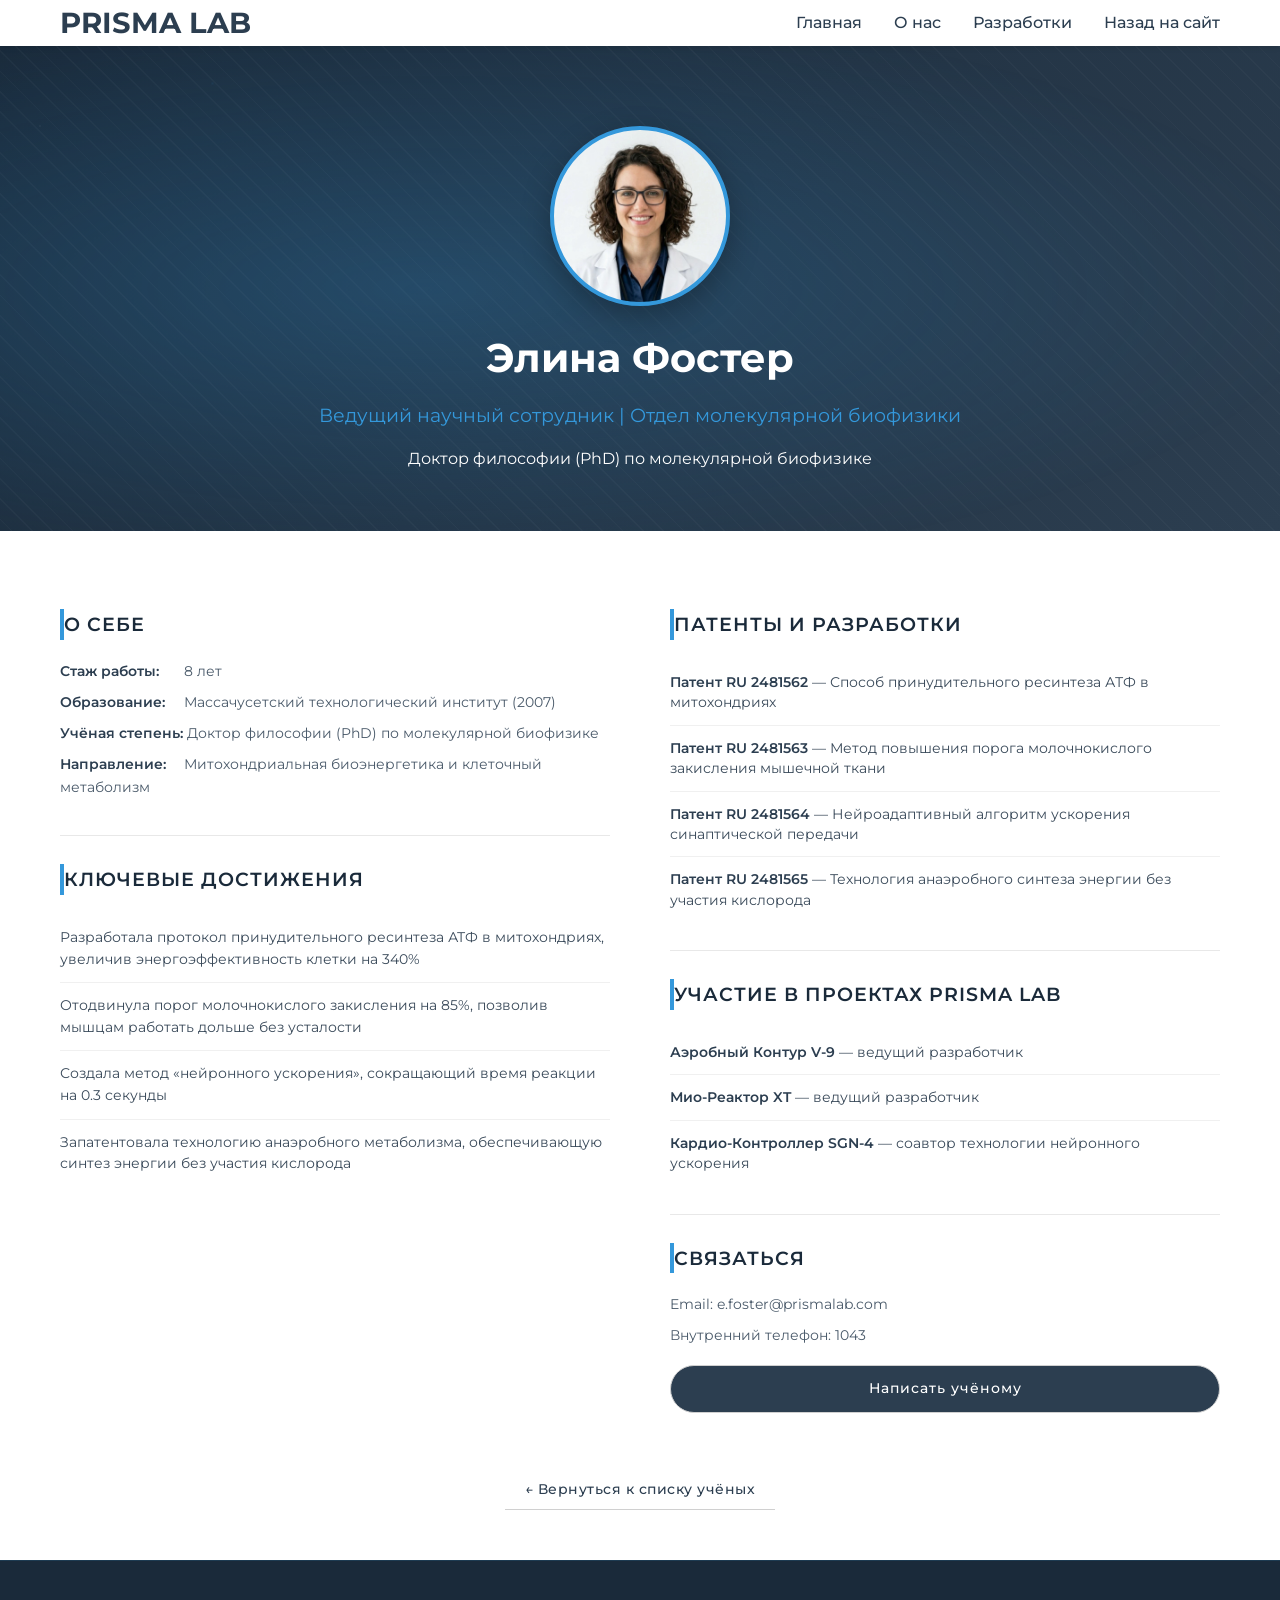
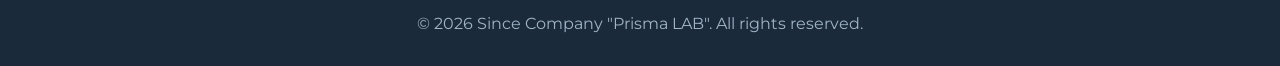
<file: scientist-elina.html>
<!DOCTYPE html>
<html lang="ru">
<head>
    <meta charset="UTF-8">
    <meta name="viewport" content="width=device-width, initial-scale=1.0">
    <meta name="description" content="Портфолио учёного Prisma Lab">
    <title>Prisma Lab | Портфолио учёного</title>
    <link rel="stylesheet" href="catalog.css">
    <link rel="stylesheet" href="scientits-elina.css">
    <link rel="icon" type="image/png" href="Gemini_Generated_Image_aonol1aonol1aono.png">
</head>
<body>

    <!-- Шапка сайта -->
    <header>
        <div class="container">
            <div class="logo">
                <h1>PRISMA LAB</h1>
            </div>
            <nav>
                <ul>
                    <li><a href="catalog.html#home">Главная</a></li>
                    <li><a href="catalog.html#about">О нас</a></li>
                    <li><a href="catalog.html#services">Разработки</a></li>
                    <li><a href="catalog.html">Назад на сайт</a></li>
                </ul>
            </nav>
        </div>
    </header>

    <main>
        <!-- Герой-секция с информацией об учёном -->
        <section class="portfolio-hero">
            <div class="container">
                <!-- Аватар (замените URL на нужный) -->
                <div class="scientist-avatar" style="background: url(0089cadd-9e50-4bfd-a8d0-7a9680c08373.jfif); background-size: cover; background-position: center;"></div>
                <h1>Элина Фостер</h1>
                <div class="scientist-title">Ведущий научный сотрудник | Отдел молекулярной биофизики</div>
                <p>Доктор философии (PhD) по молекулярной биофизике</p>
            </div>
        </section>

        <!-- Основной контент портфолио -->
        <section class="portfolio-content">
            <div class="container">
                <div class="portfolio-grid">
                    
                    <!-- Левая колонка: Биография -->
                    <div>
                        <div class="info-card">
                            <h3>О себе</h3>
                            <p><strong>Стаж работы:</strong> 8 лет</p>
                            <p><strong>Образование:</strong> Массачусетский технологический институт (2007)</p>
                            <p><strong>Учёная степень:</strong> Доктор философии (PhD) по молекулярной биофизике</p>
                            <p><strong>Направление:</strong> Митохондриальная биоэнергетика и клеточный метаболизм</p>
                        </div>

                        <div class="info-card">
                            <h3>Ключевые достижения</h3>
                            <ul class="achievement-list">
                                <li>Разработала протокол принудительного ресинтеза АТФ в митохондриях, увеличив энергоэффективность клетки на 340%</li>
                                <li>Отодвинула порог молочнокислого закисления на 85%, позволив мышцам работать дольше без усталости</li>
                                <li>Создала метод «нейронного ускорения», сокращающий время реакции на 0.3 секунды</li>
                                <li>Запатентовала технологию анаэробного метаболизма, обеспечивающую синтез энергии без участия кислорода</li>
                            </ul>
                        </div>
                    </div>

                    <!-- Правая колонка: Патенты и участие в проектах -->
                    <div>
                        <div class="info-card">
                            <h3>Патенты и разработки</h3>
                            <ul class="patent-list">
                                <li><strong>Патент RU 2481562</strong> — Способ принудительного ресинтеза АТФ в митохондриях</li>
                                <li><strong>Патент RU 2481563</strong> — Метод повышения порога молочнокислого закисления мышечной ткани</li>
                                <li><strong>Патент RU 2481564</strong> — Нейроадаптивный алгоритм ускорения синаптической передачи</li>
                                <li><strong>Патент RU 2481565</strong> — Технология анаэробного синтеза энергии без участия кислорода</li>
                            </ul>
                        </div>

                        <div class="info-card">
                            <h3>Участие в проектах Prisma Lab</h3>
                            <ul class="patent-list">
                                <li><strong>Аэробный Контур V-9</strong> — ведущий разработчик</li>
                                <li><strong>Мио-Реактор XT</strong> — ведущий разработчик</li>
                                <li><strong>Кардио-Контроллер SGN-4</strong> — соавтор технологии нейронного ускорения</li>
                            </ul>
                        </div>

                        <div class="info-card">
                            <h3>Связаться</h3>
                            <p>Email: e.foster@prismalab.com</p>
                            <p>Внутренний телефон: 1043</p>
                            <a href="#" class="contact-btn">Написать учёному</a>
                        </div>
                    </div>
                </div>

                <!-- Ссылка для возврата -->
                <div style="text-align: center;">
                    <a href="catalog.html#scientists" class="back-link">← Вернуться к списку учёных</a>
                </div>
            </div>
        </section>
    </main>

    <!-- Подвал -->
    <footer>
        <div class="container">
            <p>&copy; 2026 Since Company "Prisma LAB". All rights reserved.</p>
        </div>
    </footer>

</body>
</html>
</file>
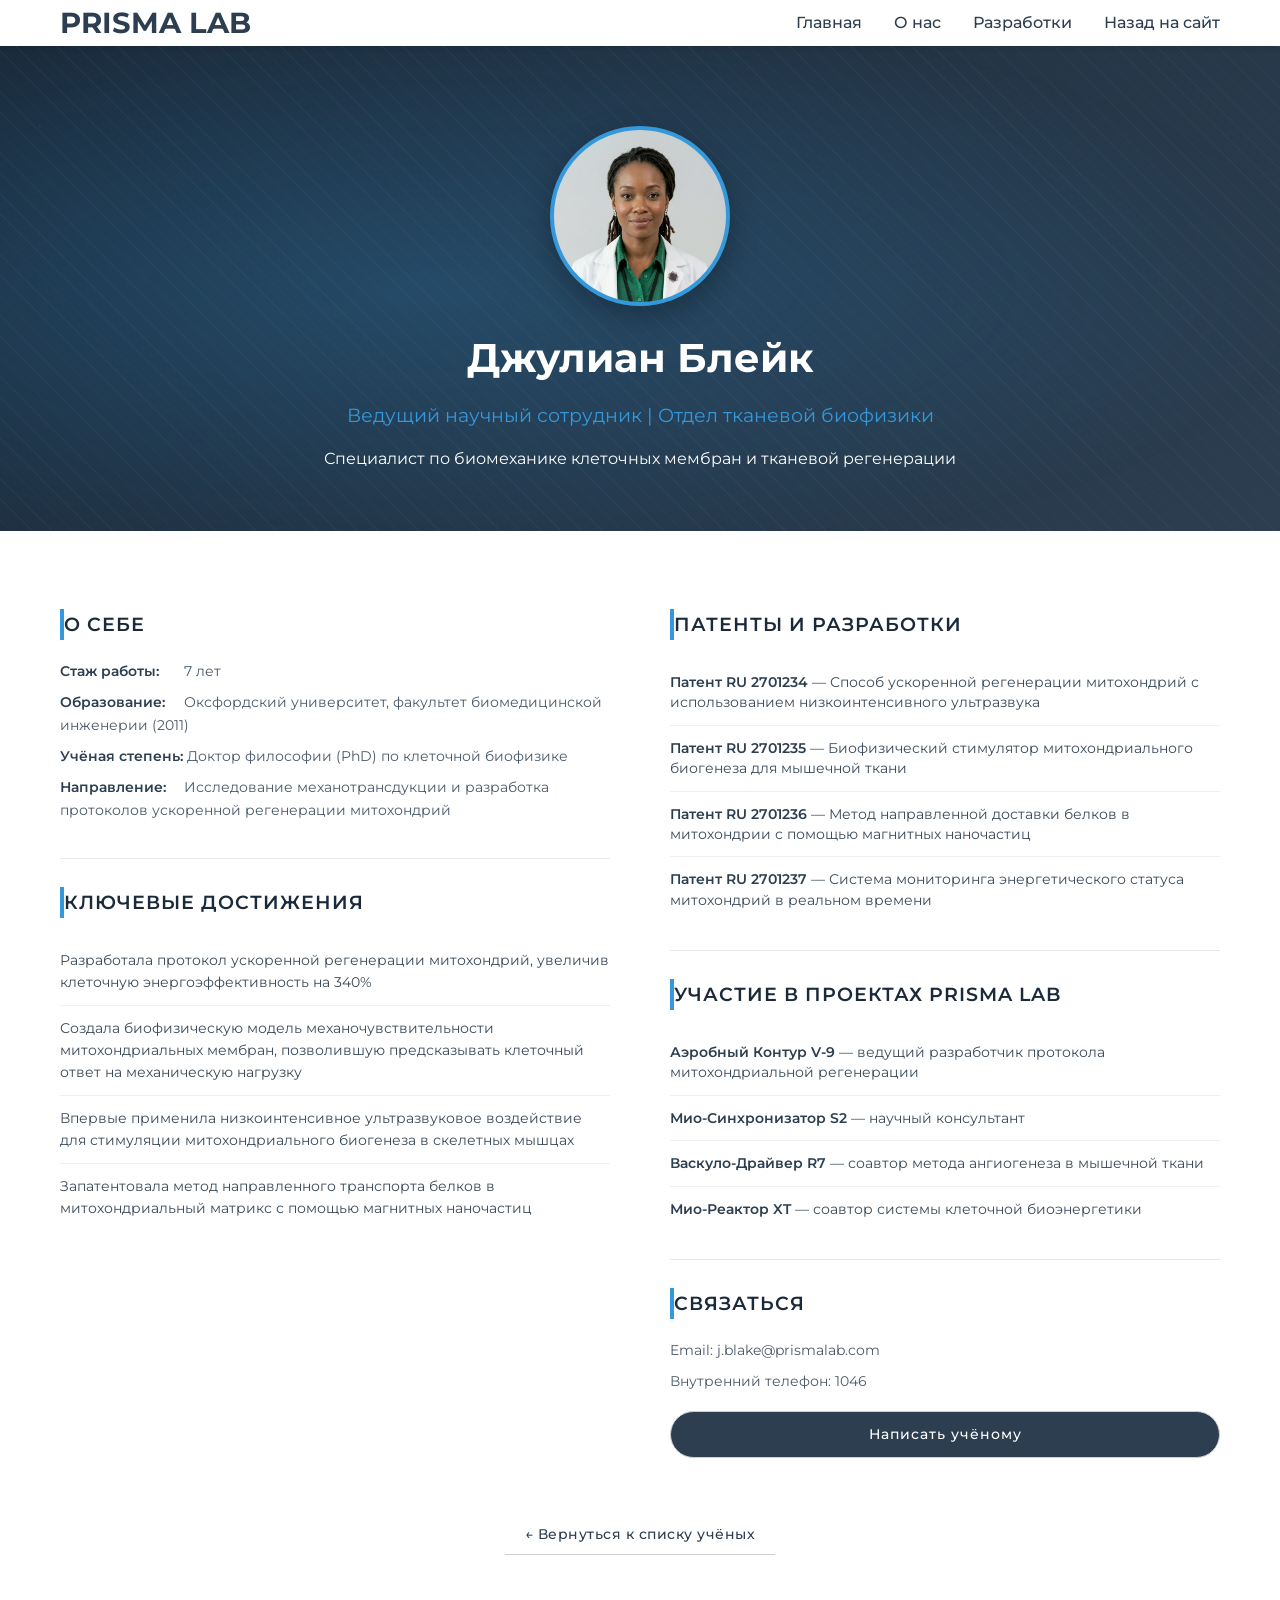
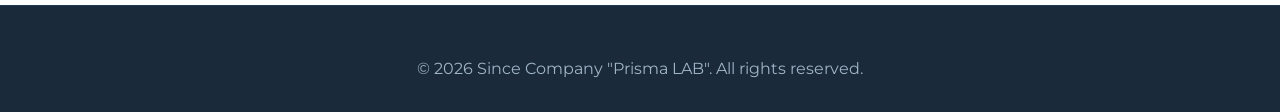
<file: scientist-julian.html>
<!DOCTYPE html>
<html lang="ru">
<head>
    <meta charset="UTF-8">
    <meta name="viewport" content="width=device-width, initial-scale=1.0">
    <meta name="description" content="Портфолио учёного Prisma Lab">
    <title>Prisma Lab | Портфолио учёного</title>
    <link rel="stylesheet" href="catalog.css">
    <link rel="stylesheet" href="scientist-julian.css">
    <link rel="icon" type="image/png" href="Gemini_Generated_Image_aonol1aonol1aono.png">
</head>
<body>

    <!-- Шапка сайта -->
    <header>
        <div class="container">
            <div class="logo">
                <h1>PRISMA LAB</h1>
            </div>
            <nav>
                <ul>
                    <li><a href="catalog.html#home">Главная</a></li>
                    <li><a href="catalog.html#about">О нас</a></li>
                    <li><a href="catalog.html#services">Разработки</a></li>
                    <li><a href="catalog.html">Назад на сайт</a></li>
                </ul>
            </nav>
        </div>
    </header>

    <main>
        <section class="portfolio-hero">
            <div class="container">
                <div class="scientist-avatar" style="background: url(2ae71323-c58b-4cfc-b965-29832e065615.jfif); background-size: cover; background-position: center;"></div>
                <h1>Джулиан Блейк</h1>
                <div class="scientist-title">Ведущий научный сотрудник | Отдел тканевой биофизики</div>
                <p>Специалист по биомеханике клеточных мембран и тканевой регенерации</p>
            </div>
        </section>

        <section class="portfolio-content">
            <div class="container">
                <div class="portfolio-grid">
                    
                    <div>
                        <div class="info-card">
                            <h3>О себе</h3>
                            <p><strong>Стаж работы:</strong> 7 лет</p>
                            <p><strong>Образование:</strong> Оксфордский университет, факультет биомедицинской инженерии (2011)</p>
                            <p><strong>Учёная степень:</strong> Доктор философии (PhD) по клеточной биофизике</p>
                            <p><strong>Направление:</strong> Исследование механотрансдукции и разработка протоколов ускоренной регенерации митохондрий</p>
                        </div>

                        <div class="info-card">
                            <h3>Ключевые достижения</h3>
                            <ul class="achievement-list">
                                <li>Разработала протокол ускоренной регенерации митохондрий, увеличив клеточную энергоэффективность на 340%</li>
                                <li>Создала биофизическую модель механочувствительности митохондриальных мембран, позволившую предсказывать клеточный ответ на механическую нагрузку</li>
                                <li>Впервые применила низкоинтенсивное ультразвуковое воздействие для стимуляции митохондриального биогенеза в скелетных мышцах</li>
                                <li>Запатентовала метод направленного транспорта белков в митохондриальный матрикс с помощью магнитных наночастиц</li>
                            </ul>
                        </div>
                    </div>

                    <div>
                        <div class="info-card">
                            <h3>Патенты и разработки</h3>
                            <ul class="patent-list">
                                <li><strong>Патент RU 2701234</strong> — Способ ускоренной регенерации митохондрий с использованием низкоинтенсивного ультразвука</li>
                                <li><strong>Патент RU 2701235</strong> — Биофизический стимулятор митохондриального биогенеза для мышечной ткани</li>
                                <li><strong>Патент RU 2701236</strong>  — Метод направленной доставки белков в митохондрии с помощью магнитных наночастиц</li>
                                <li><strong>Патент RU 2701237</strong> — Система мониторинга энергетического статуса митохондрий в реальном времени</li>
                            </ul>
                        </div>

                        <div class="info-card">
                            <h3>Участие в проектах Prisma Lab</h3>
                            <ul class="patent-list">
                                <li><strong>Аэробный Контур V-9</strong> — ведущий разработчик протокола митохондриальной регенерации</li>
                                <li><strong>Мио-Синхронизатор S2</strong> — научный консультант</li>
                                <li><strong>Васкуло-Драйвер R7</strong> — соавтор метода ангиогенеза в мышечной ткани</li>
                                <li><strong>Мио-Реактор XT</strong> — соавтор системы клеточной биоэнергетики</li>
                            </ul>
                        </div>

                        <div class="info-card">
                            <h3>Связаться</h3>
                            <p>Email: j.blake@prismalab.com</p>
                            <p>Внутренний телефон: 1046</p>
                            <a href="#" class="contact-btn">Написать учёному</a>
                        </div>
                    </div>
                </div>

                <!-- Ссылка для возврата -->
                <div style="text-align: center;">
                    <a href="catalog.html#scientists" class="back-link">← Вернуться к списку учёных</a>
                </div>
            </div>
        </section>
    </main>

    <!-- Подвал -->
    <footer>
        <div class="container">
            <p>&copy; 2026 Since Company "Prisma LAB". All rights reserved.</p>
        </div>
    </footer>

</body>
</html>
</file>
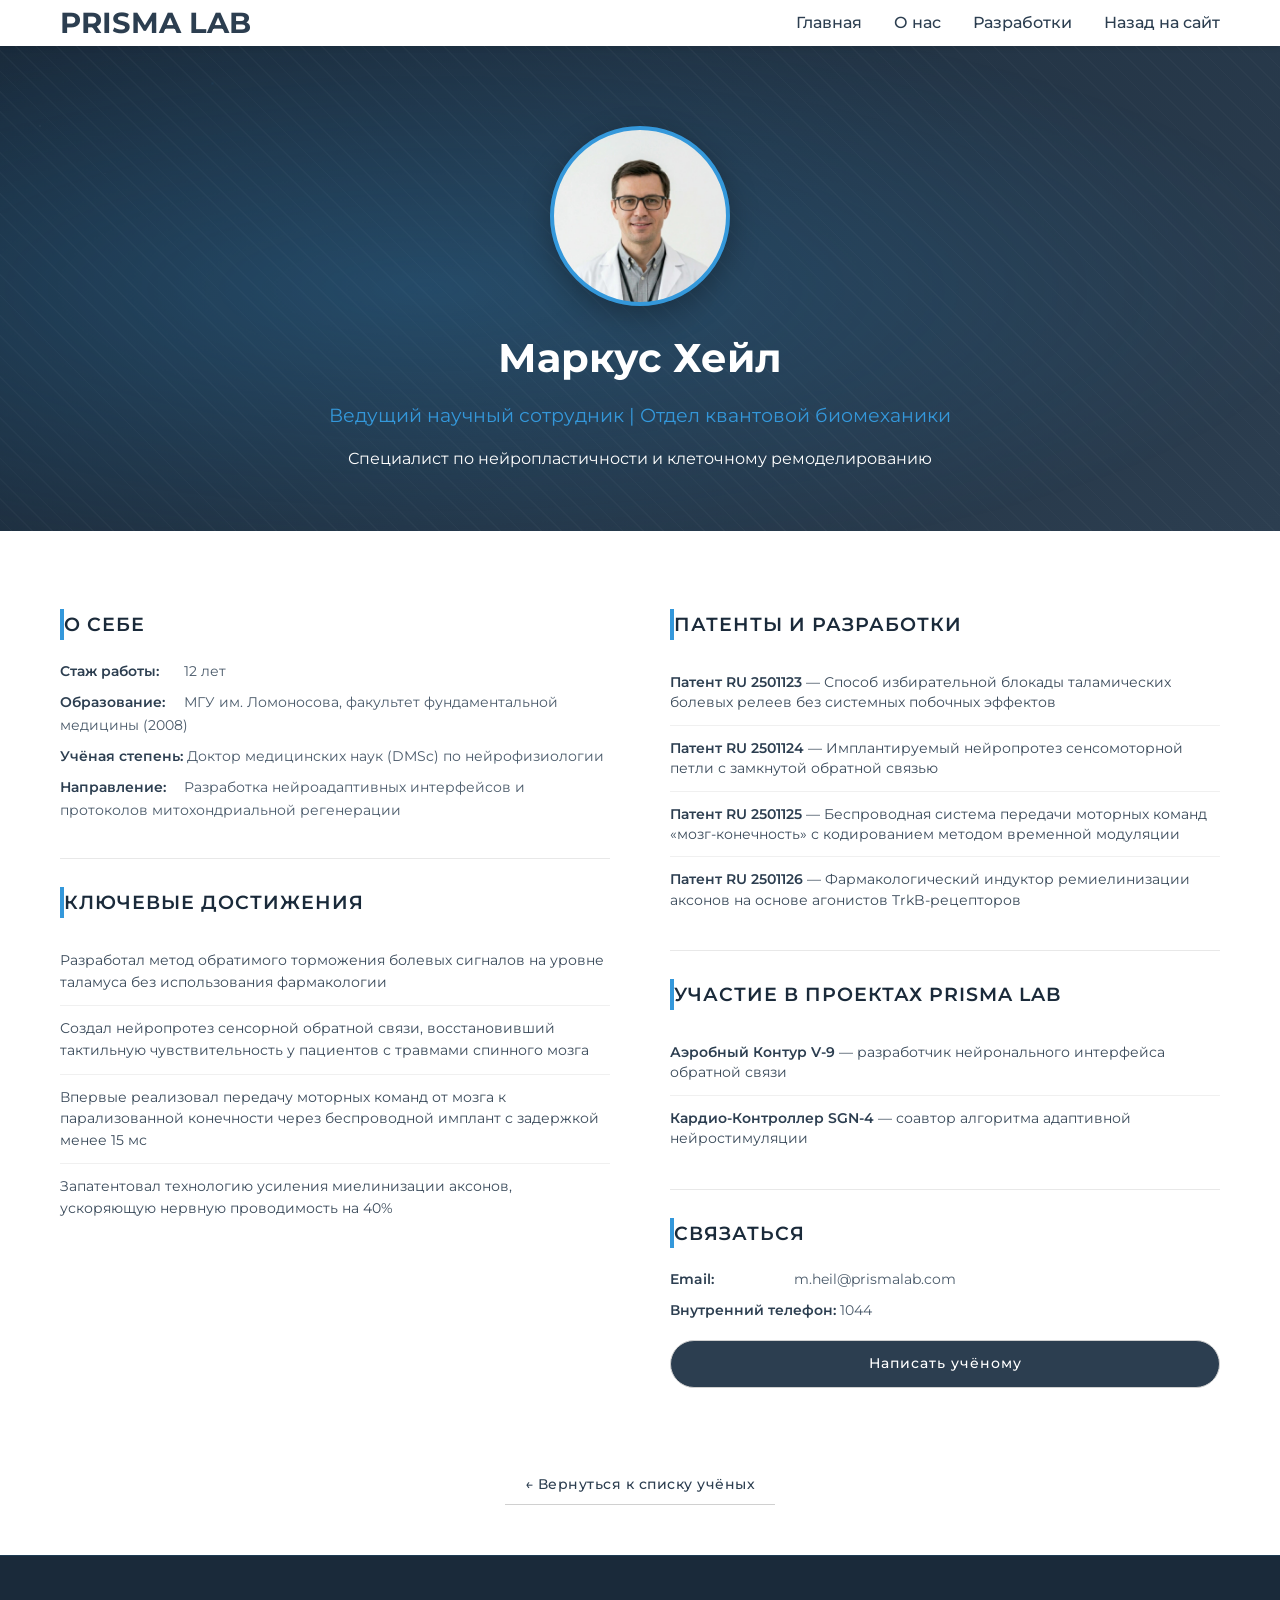
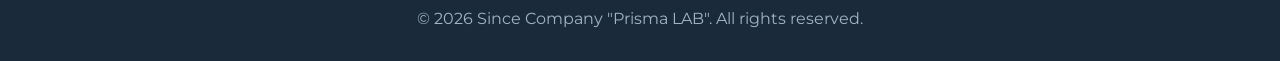
<file: scientist-markus.html>
<!DOCTYPE html>
<html lang="ru">
<head>
    <meta charset="UTF-8">
    <meta name="viewport" content="width=device-width, initial-scale=1.0">
    <meta name="description" content="Портфолио учёного Prisma Lab">
    <title>Prisma Lab | Портфолио Маркуса Хейла</title>
    <link rel="stylesheet" href="catalog.css">
    <link rel="stylesheet" href="scientits-markus.css">
    <link rel="icon" type="image/png" href="Gemini_Generated_Image_aonol1aonol1aono.png">
</head>
<body>

    <!-- Шапка сайта -->
    <header>
        <div class="container">
            <div class="logo">
                <h1>PRISMA LAB</h1>
            </div>
            <nav>
                <ul>
                    <li><a href="catalog.html#home">Главная</a></li>
                    <li><a href="catalog.html#about">О нас</a></li>
                    <li><a href="catalog.html#services">Разработки</a></li>
                    <li><a href="catalog.html">Назад на сайт</a></li>
                </ul>
            </nav>
        </div>
    </header>

    <main>
        <!-- Герой-секция с информацией об учёном (НЕ ТРОГАЕМ) -->
        <section class="portfolio-hero">
            <div class="container">
                <div class="scientist-avatar" style="background: url(36441fbe-9198-453d-8225-d15a794b7728.jfif); background-size: cover; background-position: center;"></div>
                <h1>Маркус Хейл</h1>
                <div class="scientist-title">Ведущий научный сотрудник | Отдел квантовой биомеханики</div>
                <p>Специалист по нейропластичности и клеточному ремоделированию</p>
            </div>
        </section>

        <!-- Основной контент портфолио -->
        <section class="portfolio-content">
            <div class="container">
                <div class="portfolio-grid">
                    
                    <!-- Левая колонка: Биография -->
                    <div>
                        <div class="info-card">
                            <h3>О себе</h3>
                            <p><strong>Стаж работы:</strong> 12 лет</p>
                            <p><strong>Образование:</strong> МГУ им. Ломоносова, факультет фундаментальной медицины (2008)</p>
                            <p><strong>Учёная степень:</strong> Доктор медицинских наук (DMSc) по нейрофизиологии</p>
                            <p><strong>Направление:</strong> Разработка нейроадаптивных интерфейсов и протоколов митохондриальной регенерации</p>
                        </div>

                        <div class="info-card">
                            <h3>Ключевые достижения</h3>
                            <ul class="achievement-list">
                                <li>Разработал метод обратимого торможения болевых сигналов на уровне таламуса без использования фармакологии</li>
                                <li>Создал нейропротез сенсорной обратной связи, восстановивший тактильную чувствительность у пациентов с травмами спинного мозга</li>
                                <li>Впервые реализовал передачу моторных команд от мозга к парализованной конечности через беспроводной имплант с задержкой менее 15 мс</li>
                                <li>Запатентовал технологию усиления миелинизации аксонов, ускоряющую нервную проводимость на 40%</li>
                            </ul>
                        </div>
                    </div>

                    <!-- Правая колонка: Патенты и участие в проектах -->
                    <div>
                        <div class="info-card">
                            <h3>Патенты и разработки</h3>
                            <ul class="patent-list">
                                <li><strong>Патент RU 2501123</strong> — Способ избирательной блокады таламических болевых релеев без системных побочных эффектов</li>
                                <li><strong>Патент RU 2501124</strong> — Имплантируемый нейропротез сенсомоторной петли с замкнутой обратной связью</li>
                                <li><strong>Патент RU 2501125</strong> — Беспроводная система передачи моторных команд «мозг-конечность» с кодированием методом временной модуляции</li>
                                <li><strong>Патент RU 2501126</strong> — Фармакологический индуктор ремиелинизации аксонов на основе агонистов TrkB-рецепторов</li>
                            </ul>
                        </div>

                        <div class="info-card">
                            <h3>Участие в проектах Prisma Lab</h3>
                            <ul class="patent-list">
                                <li><strong>Аэробный Контур V-9</strong> — разработчик нейронального интерфейса обратной связи</li>
                                <li><strong>Кардио-Контроллер SGN-4</strong> — соавтор алгоритма адаптивной нейростимуляции</li>
                            </ul>
                        </div>

                        <div class="info-card">
                            <h3>Связаться</h3>
                            <p><strong>Email:</strong> m.heil@prismalab.com</p>
                            <p><strong>Внутренний телефон:</strong> 1044</p>
                            <a href="#" class="contact-btn">Написать учёному</a>
                        </div>
                    </div>
                </div>

                <!-- Ссылка для возврата -->
                <div style="text-align: center; margin-top: 20px;">
                    <a href="catalog.html#scientists" class="back-link">← Вернуться к списку учёных</a>
                </div>
            </div>
        </section>
    </main>

    <!-- Подвал -->
    <footer>
        <div class="container">
            <p>&copy; 2026 Since Company "Prisma LAB". All rights reserved.</p>
        </div>
    </footer>

</body>
</html>
</file>
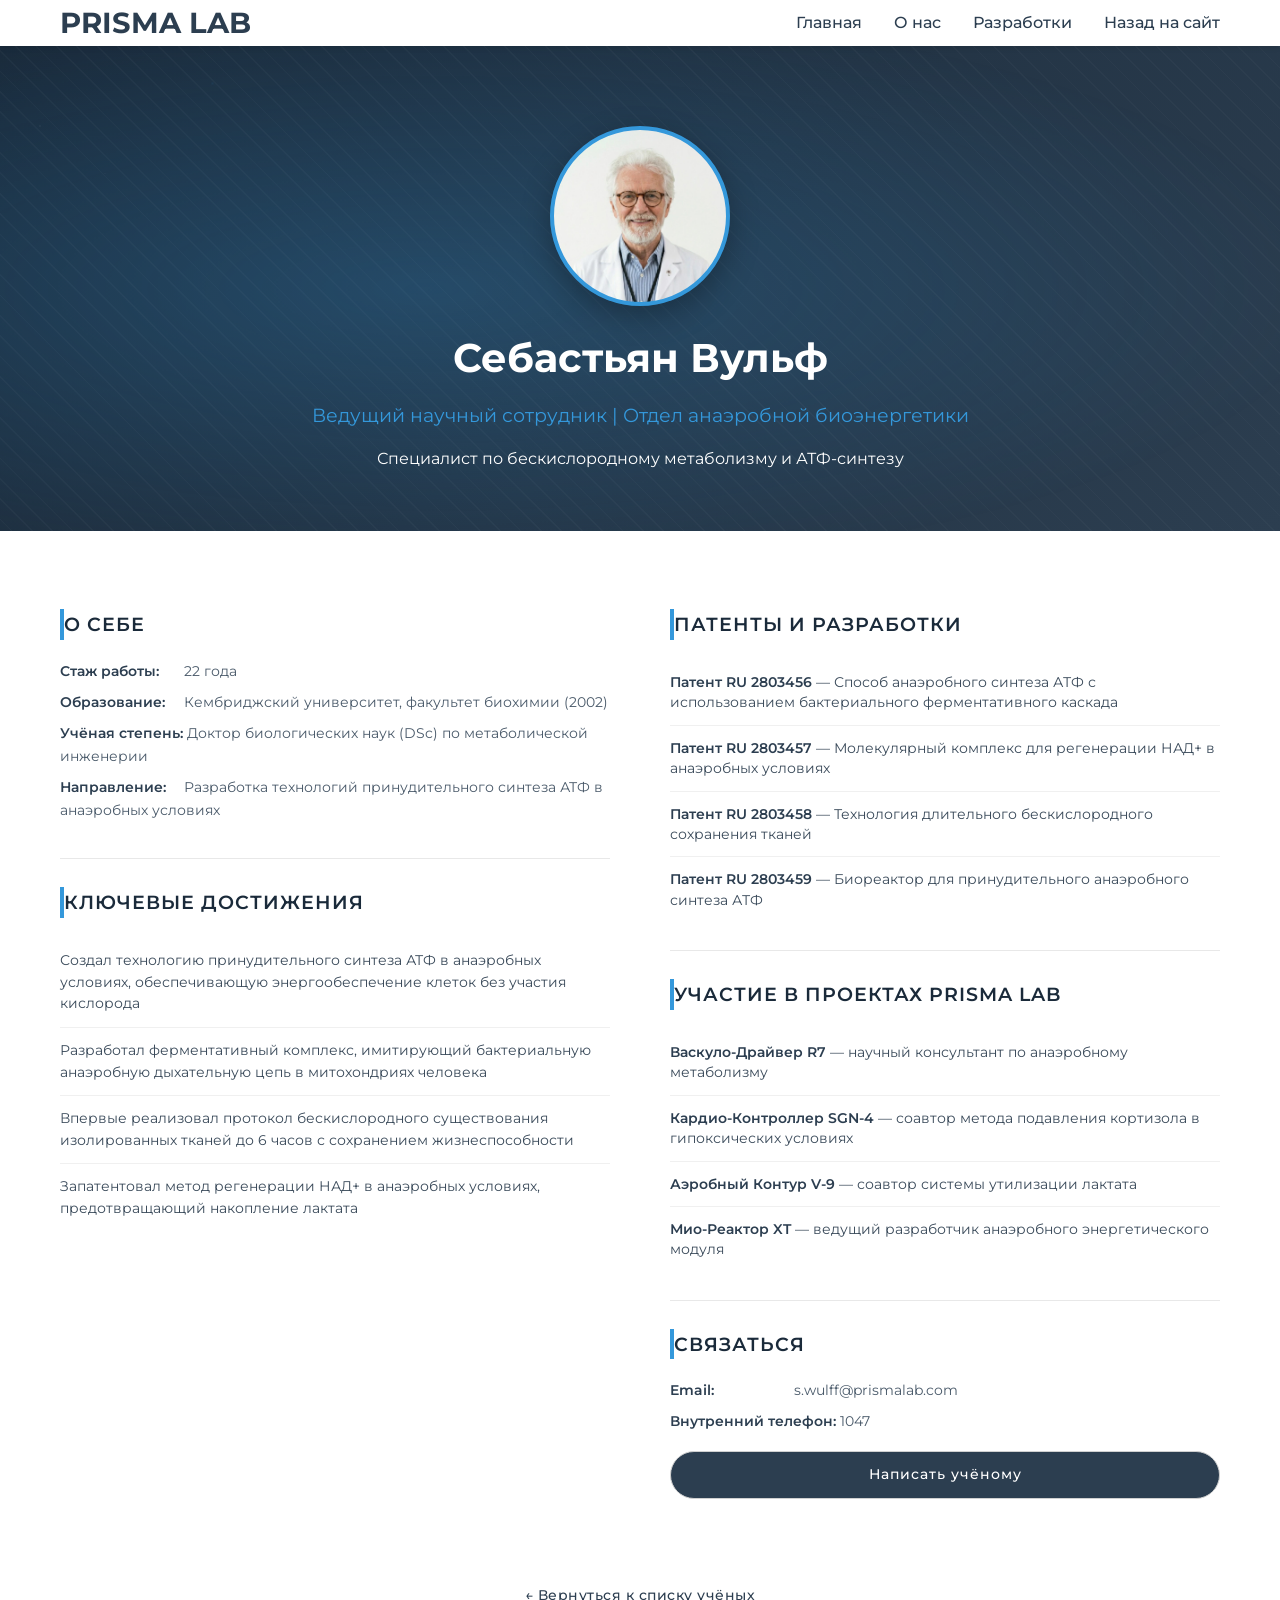
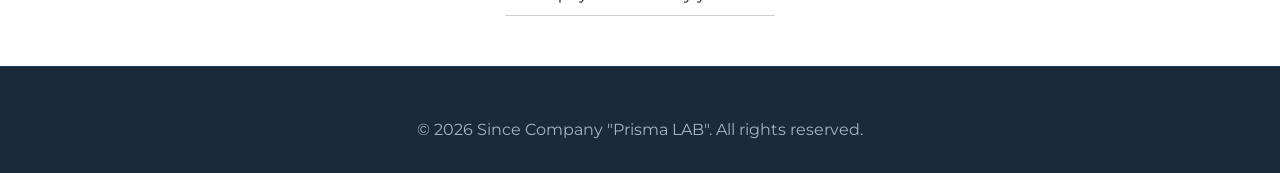
<file: scientist-sebastian.html>
<!DOCTYPE html>
<html lang="ru">
<head>
    <meta charset="UTF-8">
    <meta name="viewport" content="width=device-width, initial-scale=1.0">
    <meta name="description" content="Портфолио учёного Prisma Lab">
    <title>Prisma Lab | Портфолио Маркуса Хейла</title>
    <link rel="stylesheet" href="catalog.css">
    <link rel="stylesheet" href="scientist-sebastian.css">
    <link rel="icon" type="image/png" href="Gemini_Generated_Image_aonol1aonol1aono.png">
</head>
<body>

    <!-- Шапка сайта -->
    <header>
        <div class="container">
            <div class="logo">
                <h1>PRISMA LAB</h1>
            </div>
            <nav>
                <ul>
                    <li><a href="catalog.html#home">Главная</a></li>
                    <li><a href="catalog.html#about">О нас</a></li>
                    <li><a href="catalog.html#services">Разработки</a></li>
                    <li><a href="catalog.html">Назад на сайт</a></li>
                </ul>
            </nav>
        </div>
    </header>

    <main>
        <!-- Герой-секция с информацией об учёном (НЕ ТРОГАЕМ) -->
        <section class="portfolio-hero">
            <div class="container">
                <div class="scientist-avatar" style="background: url(4d1fa8c9-3953-44b2-ba13-e809e7ddfb3c.jfif); background-size: cover; background-position: center;"></div>
                <h1>Себастьян Вульф</h1>
                <div class="scientist-title">Ведущий научный сотрудник | Отдел анаэробной биоэнергетики</div>
                <p>Специалист по бескислородному метаболизму и АТФ-синтезу</p>
            </div>
        </section>

        <!-- Основной контент портфолио -->
        <section class="portfolio-content">
            <div class="container">
                <div class="portfolio-grid">
                    
                    <!-- Левая колонка: Биография -->
                    <div>
                        <div class="info-card">
                            <h3>О себе</h3>
                            <p><strong>Стаж работы:</strong> 22 года</p>
                            <p><strong>Образование:</strong> Кембриджский университет, факультет биохимии (2002)</p>
                            <p><strong>Учёная степень:</strong> Доктор биологических наук (DSc) по метаболической инженерии</p>
                            <p><strong>Направление:</strong> Разработка технологий принудительного синтеза АТФ в анаэробных условиях</p>
                        </div>

                        <div class="info-card">
                            <h3>Ключевые достижения</h3>
                            <ul class="achievement-list">
                                <li>Создал технологию принудительного синтеза АТФ в анаэробных условиях, обеспечивающую энергообеспечение клеток без участия кислорода</li>
                                <li>Разработал ферментативный комплекс, имитирующий бактериальную анаэробную дыхательную цепь в митохондриях человека</li>
                                <li>Впервые реализовал протокол бескислородного существования изолированных тканей до 6 часов с сохранением жизнеспособности</li>
                                <li>Запатентовал метод регенерации НАД+ в анаэробных условиях, предотвращающий накопление лактата</li>
                            </ul>
                        </div>
                    </div>

                    <!-- Правая колонка: Патенты и участие в проектах -->
                    <div>
                        <div class="info-card">
                            <h3>Патенты и разработки</h3>
                            <ul class="patent-list">
                                <li><strong>Патент RU 2803456</strong> — Способ анаэробного синтеза АТФ с использованием бактериального ферментативного каскада</li>
                                <li><strong>Патент RU 2803457</strong> — Молекулярный комплекс для регенерации НАД+ в анаэробных условиях</li>
                                <li><strong>Патент RU 2803458</strong> — Технология длительного бескислородного сохранения тканей</li>
                                <li><strong>Патент RU 2803459</strong> — Биореактор для принудительного анаэробного синтеза АТФ</li>
                            </ul>
                        </div>

                        <div class="info-card">
                            <h3>Участие в проектах Prisma Lab</h3>
                            <ul class="patent-list">
                                <li><strong>Васкуло-Драйвер R7</strong> — научный консультант по анаэробному метаболизму</li>
                                <li><strong>Кардио-Контроллер SGN-4</strong> — соавтор метода подавления кортизола в гипоксических условиях</li>
                                <li><strong>Аэробный Контур V-9</strong> — соавтор системы утилизации лактата</li>
                                <li><strong>Мио-Реактор XT </strong> — ведущий разработчик анаэробного энергетического модуля</li>
                            </ul>
                        </div>

                        <div class="info-card">
                            <h3>Связаться</h3>
                            <p><strong>Email:</strong> s.wulff@prismalab.com</p>
                            <p><strong>Внутренний телефон:</strong> 1047</p>
                            <a href="#" class="contact-btn">Написать учёному</a>
                        </div>
                    </div>
                </div>

                <!-- Ссылка для возврата -->
                <div style="text-align: center; margin-top: 20px;">
                    <a href="catalog.html#scientists" class="back-link">← Вернуться к списку учёных</a>
                </div>
            </div>
        </section>
    </main>

    <!-- Подвал -->
    <footer>
        <div class="container">
            <p>&copy; 2026 Since Company "Prisma LAB". All rights reserved.</p>
        </div>
    </footer>

</body>
</html>
</file>
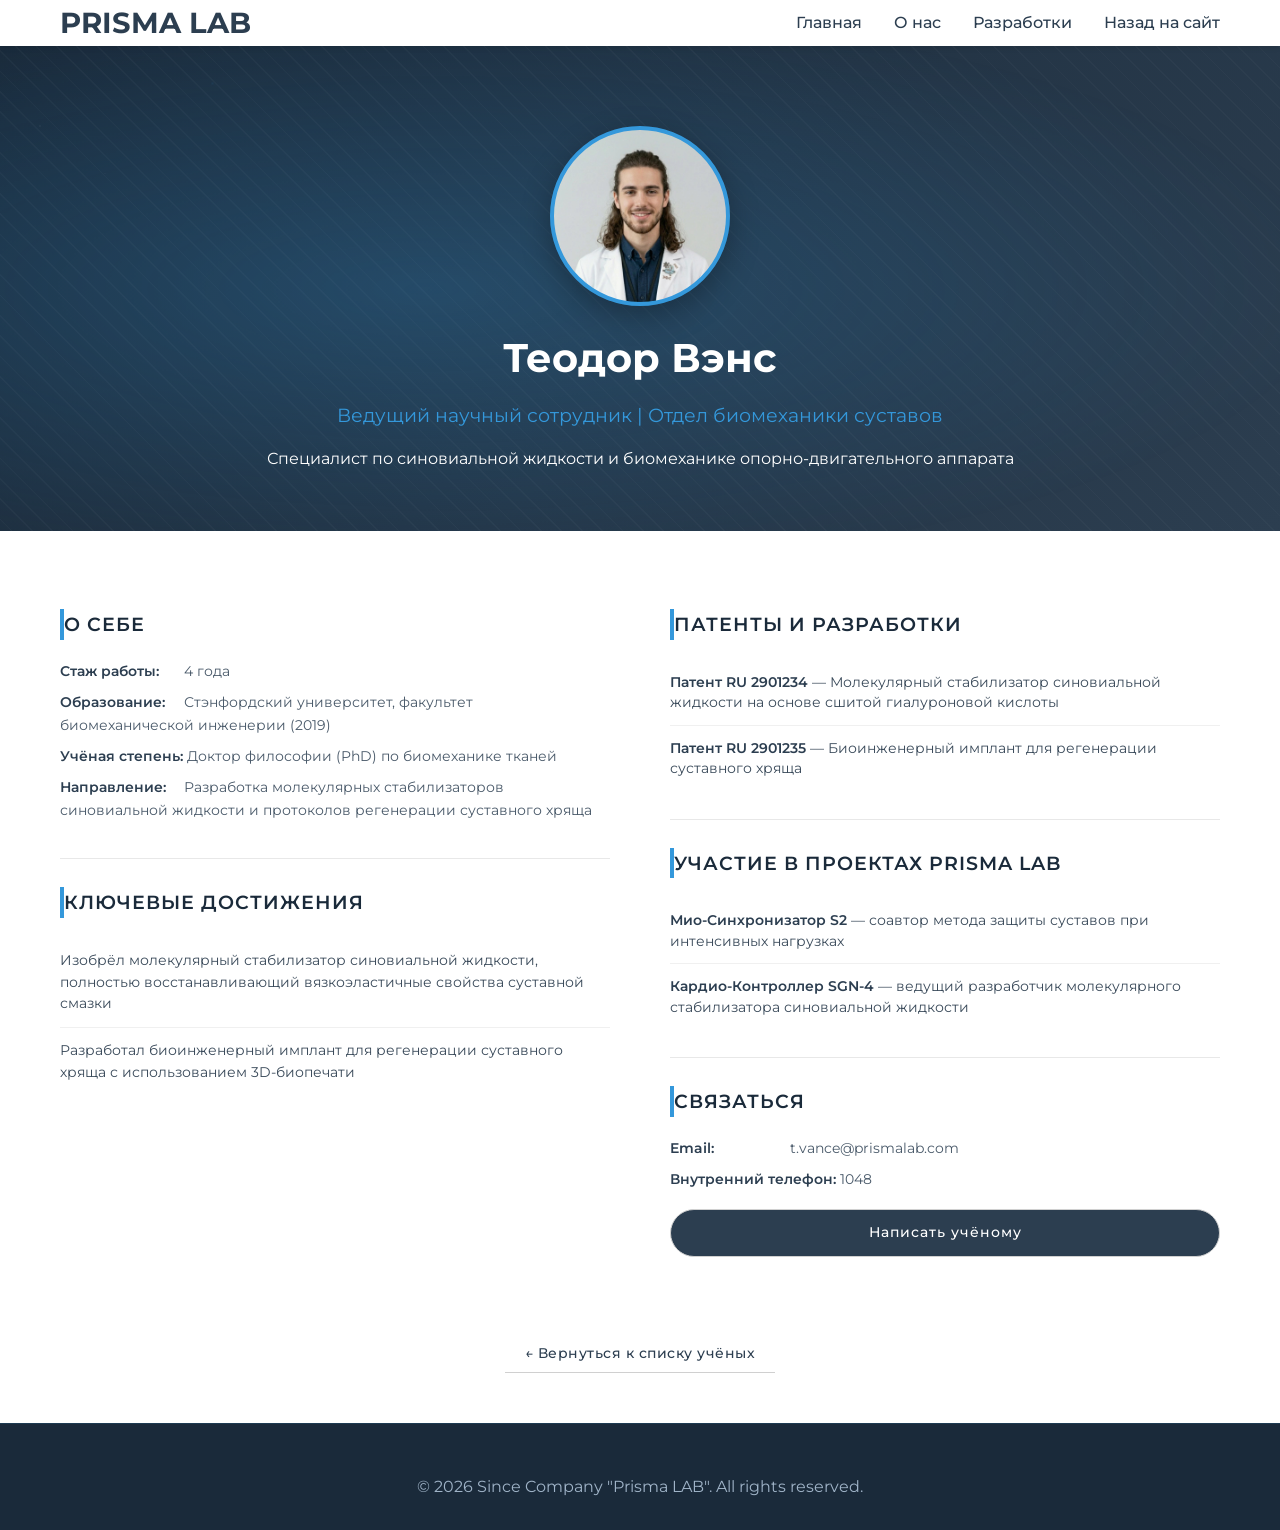
<file: scientist-theodor.html>
<!DOCTYPE html>
<html lang="ru">
<head>
    <meta charset="UTF-8">
    <meta name="viewport" content="width=device-width, initial-scale=1.0">
    <meta name="description" content="Портфолио учёного Prisma Lab">
    <title>Prisma Lab | Портфолио Маркуса Хейла</title>
    <link rel="stylesheet" href="catalog.css">
    <link rel="stylesheet" href="scientist-theodor.css">
    <link rel="icon" type="image/png" href="Gemini_Generated_Image_aonol1aonol1aono.png">
</head>
<body>

    <!-- Шапка сайта -->
    <header>
        <div class="container">
            <div class="logo">
                <h1>PRISMA LAB</h1>
            </div>
            <nav>
                <ul>
                    <li><a href="catalog.html#home">Главная</a></li>
                    <li><a href="catalog.html#about">О нас</a></li>
                    <li><a href="catalog.html#services">Разработки</a></li>
                    <li><a href="catalog.html">Назад на сайт</a></li>
                </ul>
            </nav>
        </div>
    </header>

    <main>
        <!-- Герой-секция с информацией об учёном (НЕ ТРОГАЕМ) -->
        <section class="portfolio-hero">
            <div class="container">
                <div class="scientist-avatar" style="background: url(5ba34e29-3ae6-4750-a8fc-4ed758aa5901.jfif); background-size: cover; background-position: center;"></div>
                <h1>Теодор Вэнс</h1>
                <div class="scientist-title">Ведущий научный сотрудник | Отдел биомеханики суставов</div>
                <p>Специалист по синовиальной жидкости и биомеханике опорно-двигательного аппарата</p>
            </div>
        </section>

        <!-- Основной контент портфолио -->
        <section class="portfolio-content">
            <div class="container">
                <div class="portfolio-grid">
                    
                    <!-- Левая колонка: Биография -->
                    <div>
                        <div class="info-card">
                            <h3>О себе</h3>
                            <p><strong>Стаж работы:</strong> 4 года</p>
                            <p><strong>Образование:</strong> Стэнфордский университет, факультет биомеханической инженерии (2019)</p>
                            <p><strong>Учёная степень:</strong> Доктор философии (PhD) по биомеханике тканей</p>
                            <p><strong>Направление:</strong> Разработка молекулярных стабилизаторов синовиальной жидкости и протоколов регенерации суставного хряща</p>
                        </div>

                        <div class="info-card">
                            <h3>Ключевые достижения</h3>
                            <ul class="achievement-list">
                                <li>Изобрёл молекулярный стабилизатор синовиальной жидкости, полностью восстанавливающий вязкоэластичные свойства суставной смазки</li>
                                <li>Разработал биоинженерный имплант для регенерации суставного хряща с использованием 3D-биопечати</li>
                            </ul>
                        </div>
                    </div>

                    <!-- Правая колонка: Патенты и участие в проектах -->
                    <div>
                        <div class="info-card">
                            <h3>Патенты и разработки</h3>
                            <ul class="patent-list">
                                <li><strong>Патент RU 2901234</strong> — Молекулярный стабилизатор синовиальной жидкости на основе сшитой гиалуроновой кислоты</li>
                                <li><strong>Патент RU 2901235</strong> — Биоинженерный имплант для регенерации суставного хряща</li>
                            </ul>
                        </div>

                        <div class="info-card">
                            <h3>Участие в проектах Prisma Lab</h3>
                            <ul class="patent-list">
                                <li><strong>Мио-Синхронизатор S2</strong> — соавтор метода защиты суставов при интенсивных нагрузках</li>
                                <li><strong>Кардио-Контроллер SGN-4</strong> — ведущий разработчик молекулярного стабилизатора синовиальной жидкости</li>
                            </ul>
                        </div>

                        <div class="info-card">
                            <h3>Связаться</h3>
                            <p><strong>Email:</strong>t.vance@prismalab.com</p>
                            <p><strong>Внутренний телефон:</strong> 1048</p>
                            <a href="#" class="contact-btn">Написать учёному</a>
                        </div>
                    </div>
                </div>

                <!-- Ссылка для возврата -->
                <div style="text-align: center; margin-top: 20px;">
                    <a href="catalog.html#scientists" class="back-link">← Вернуться к списку учёных</a>
                </div>
            </div>
        </section>
    </main>

    <!-- Подвал -->
    <footer>
        <div class="container">
            <p>&copy; 2026 Since Company "Prisma LAB". All rights reserved.</p>
        </div>
    </footer>

</body>
</html>
</file>
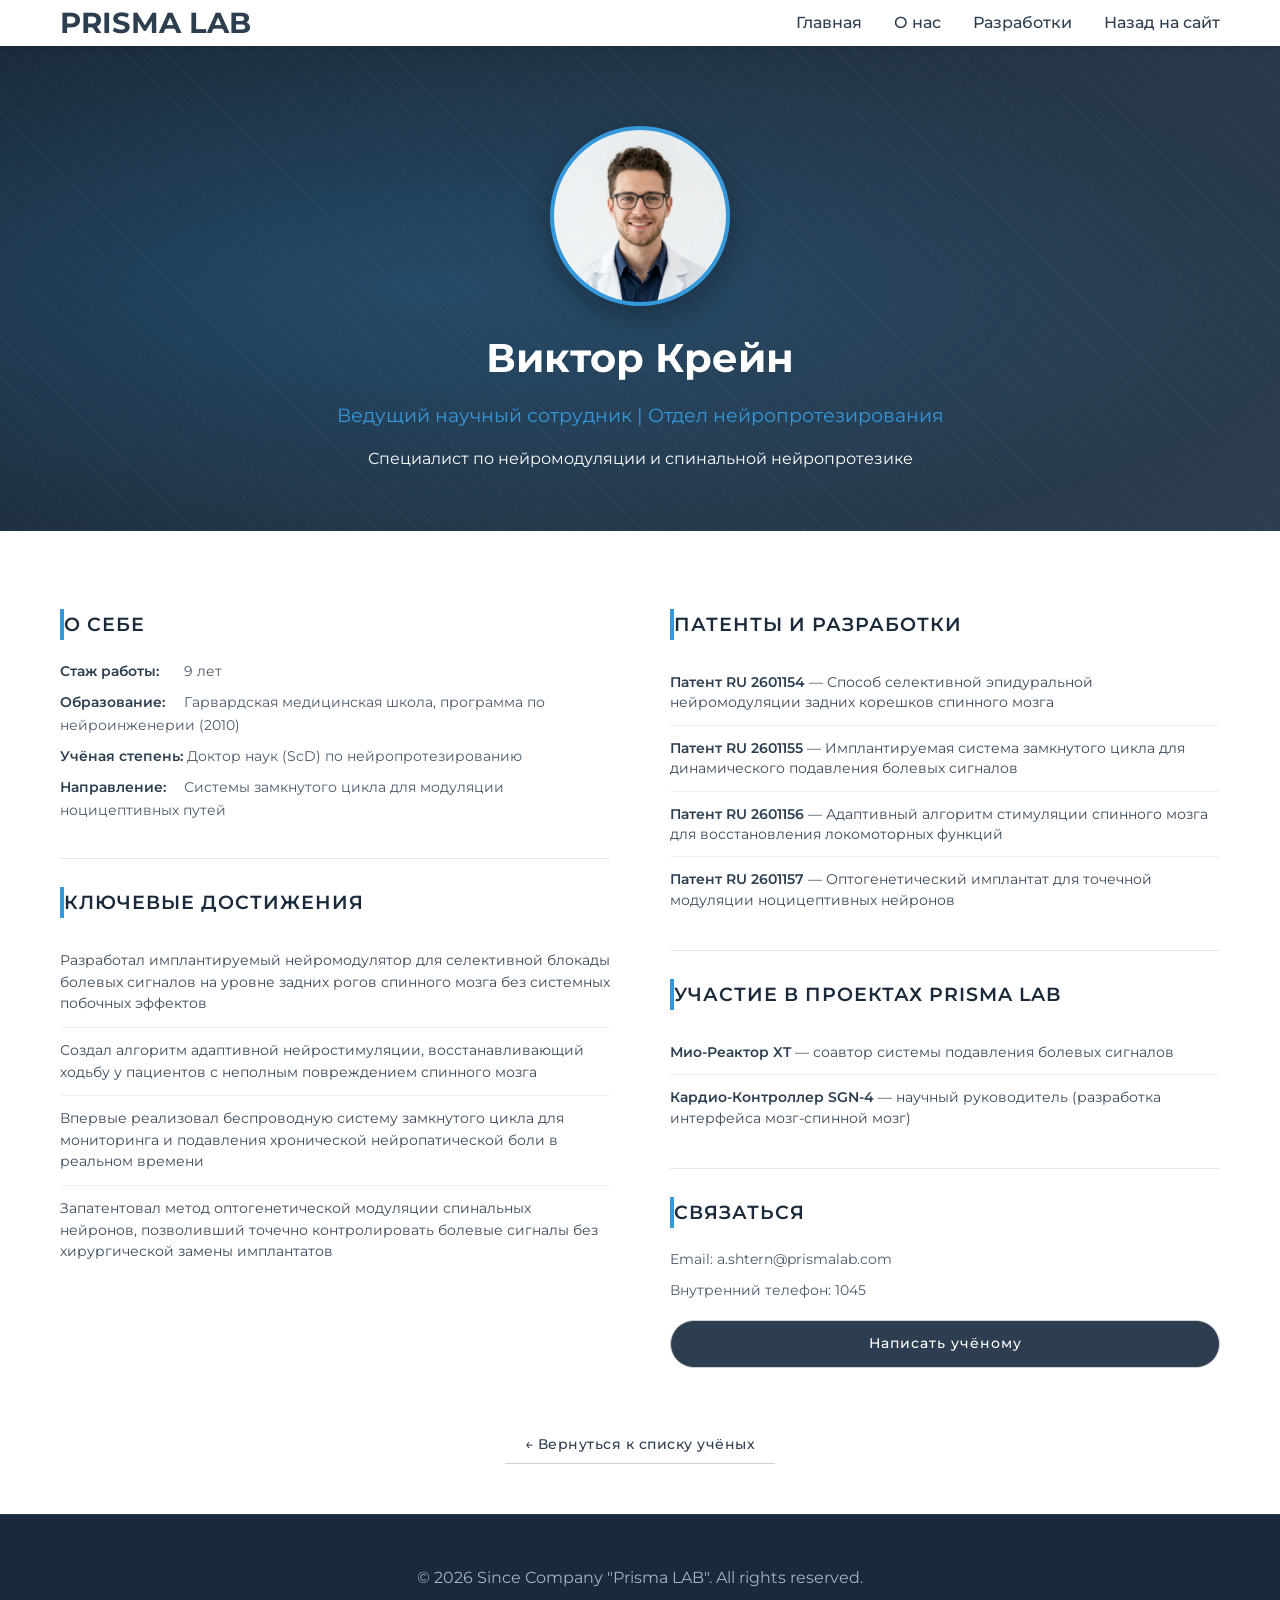
<file: scientist-victor.html>
<!DOCTYPE html>
<html lang="ru">
<head>
    <meta charset="UTF-8">
    <meta name="viewport" content="width=device-width, initial-scale=1.0">
    <meta name="description" content="Портфолио учёного Prisma Lab">
    <title>Prisma Lab | Портфолио учёного</title>
    <link rel="stylesheet" href="catalog.css">
    <link rel="stylesheet" href="scientist-victor.css">
    <link rel="icon" type="image/png" href="Gemini_Generated_Image_aonol1aonol1aono.png">
</head>
<body>

    <!-- Шапка сайта -->
    <header>
        <div class="container">
            <div class="logo">
                <h1>PRISMA LAB</h1>
            </div>
            <nav>
                <ul>
                    <li><a href="catalog.html#home">Главная</a></li>
                    <li><a href="catalog.html#about">О нас</a></li>
                    <li><a href="catalog.html#services">Разработки</a></li>
                    <li><a href="catalog.html">Назад на сайт</a></li>
                </ul>
            </nav>
        </div>
    </header>

    <main>
        <section class="portfolio-hero">
            <div class="container">
                <div class="scientist-avatar" style="background: url(e6a84bd4-b1b3-49cd-bc71-6db1b8108377.jfif); background-size: cover; background-position: center;"></div>
                <h1>Виктор Крейн</h1>
                <div class="scientist-title">Ведущий научный сотрудник | Отдел нейропротезирования</div>
                <p>Специалист по нейромодуляции и спинальной нейропротезике</p>
            </div>
        </section>

        <section class="portfolio-content">
            <div class="container">
                <div class="portfolio-grid">
                    
                    <div>
                        <div class="info-card">
                            <h3>О себе</h3>
                            <p><strong>Стаж работы:</strong> 9 лет</p>
                            <p><strong>Образование:</strong> Гарвардская медицинская школа, программа по нейроинженерии (2010)</p>
                            <p><strong>Учёная степень:</strong> Доктор наук (ScD) по нейропротезированию</p>
                            <p><strong>Направление:</strong> Системы замкнутого цикла для модуляции ноцицептивных путей</p>
                        </div>

                        <div class="info-card">
                            <h3>Ключевые достижения</h3>
                            <ul class="achievement-list">
                                <li>Разработал имплантируемый нейромодулятор для селективной блокады болевых сигналов на уровне задних рогов спинного мозга без системных побочных эффектов</li>
                                <li>Создал алгоритм адаптивной нейростимуляции, восстанавливающий ходьбу у пациентов с неполным повреждением спинного мозга</li>
                                <li>Впервые реализовал беспроводную систему замкнутого цикла для мониторинга и подавления хронической нейропатической боли в реальном времени</li>
                                <li>Запатентовал метод оптогенетической модуляции спинальных нейронов, позволивший точечно контролировать болевые сигналы без хирургической замены имплантатов</li>
                            </ul>
                        </div>
                    </div>

                    <div>
                        <div class="info-card">
                            <h3>Патенты и разработки</h3>
                            <ul class="patent-list">
                                <li><strong>Патент RU 2601154</strong> — Способ селективной эпидуральной нейромодуляции задних корешков спинного мозга</li>
                                <li><strong>Патент RU 2601155</strong> — Имплантируемая система замкнутого цикла для динамического подавления болевых сигналов</li>
                                <li><strong>Патент RU 2601156</strong>  — Адаптивный алгоритм стимуляции спинного мозга для восстановления локомоторных функций</li>
                                <li><strong>Патент RU 2601157</strong> — Оптогенетический имплантат для точечной модуляции ноцицептивных нейронов</li>
                            </ul>
                        </div>

                        <div class="info-card">
                            <h3>Участие в проектах Prisma Lab</h3>
                            <ul class="patent-list">
                                <li><strong>Мио-Реактор XT</strong> — соавтор системы подавления болевых сигналов</li>
                                <li><strong>Кардио-Контроллер SGN-4</strong> — научный руководитель (разработка интерфейса мозг-спинной мозг)</li>
                            </ul>
                        </div>

                        <div class="info-card">
                            <h3>Связаться</h3>
                            <p>Email: a.shtern@prismalab.com</p>
                            <p>Внутренний телефон: 1045</p>
                            <a href="#" class="contact-btn">Написать учёному</a>
                        </div>
                    </div>
                </div>

                <!-- Ссылка для возврата -->
                <div style="text-align: center;">
                    <a href="catalog.html#scientists" class="back-link">← Вернуться к списку учёных</a>
                </div>
            </div>
        </section>
    </main>

    <!-- Подвал -->
    <footer>
        <div class="container">
            <p>&copy; 2026 Since Company "Prisma LAB". All rights reserved.</p>
        </div>
    </footer>

</body>
</html>
</file>
<file: main.css>
@import url('https://fonts.googleapis.com/css2?family=Montserrat:ital,wght@0,100..900;1,100..900&display=swap');

*{
    font-family: "Montserrat", sans-serif;
}

body{
    margin: 0;
}

.container{
    width: 100vw;
    height: 100vh;
    display: flex;
    align-items: center;
    justify-content: center;
}

.started-block{
    text-align: center;
}

h1{
    font-size: 120px;
    cursor: default;
    color: #2c3e50;
}

a{
    display: inline-block;
    font-size: 30px;
    font-weight: 400;
    text-decoration: none;
    padding: 15px 75px;
    border-radius: 100px;
    border: 2px solid #2c3e50;
    color: #2c3e50;
    transition: all .3s ease-in-out;
}

a:hover{
    transform: scale(1.03);
    
}

body {
    background: linear-gradient(135deg, #f5f7fa 0%, #eef2f7 100%);
    background-image: 
        linear-gradient(90deg, rgba(44, 62, 80, 0.03) 1px, transparent 1px),
        linear-gradient(0deg, rgba(44, 62, 80, 0.03) 1px, transparent 1px),
        radial-gradient(circle at 20% 40%, rgba(52, 152, 219, 0.05) 0%, transparent 50%);
    background-size: 50px 50px, 50px 50px, 100% 100%;
}

.container {
    background: radial-gradient(circle at 20% 30%, rgba(52, 152, 219, 0.08) 0%, transparent 60%);
    position: relative;
}

h1 {
    margin-bottom: 30px;
    font-weight: 700;
}
</file>
<file: catalog.css>
@import url('https://fonts.googleapis.com/css2?family=Montserrat:ital,wght@0,100..900;1,100..900&display=swap');

* {
    margin: 0;
    padding: 0;
    box-sizing: border-box;
    font-family: "Montserrat", sans-serif;
}

body {
    font-family: 'Arial', 'Helvetica', sans-serif;
    line-height: 1.6;
    color: #333;
    background-color: #f4f4f4;
}

.container {
    max-width: 1200px;
    margin: 0 auto;
    padding: 0 20px;
}

/* Шапка сайта */
header {
    background-color: #fff;
    box-shadow: 0 2px 5px rgba(0,0,0,0.1);
    position: sticky;
    top: 0;
    z-index: 100;
}

header .container {
    display: flex;
    justify-content: space-between;
    align-items: center;
    flex-wrap: wrap;
}

.logo h1 {
    font-size: 1.8rem;
    color: #2c3e50;
    cursor: default;
}

nav ul {
    display: flex;
    list-style: none;
    gap: 2rem;
}

nav a {
    text-decoration: none;
    color: #2c3e50;
    font-weight: 500;
    transition: color 0.3s;
}

nav a:hover {
    color: #535353;
}

/* Секции */
section {
    padding: 80px 0;
}

section h2 {
    text-align: center;
    font-size: 2.5rem;
    margin-bottom: 2rem;
    color: #2c3e50;
    cursor: default;
}

/* Герой-секция */

.hero {
    background: 
        linear-gradient(rgba(0, 0, 0, 0.3), rgba(0, 0, 0, 0.3)),
        url(Airbrush-IMAGE-ENHANCER-1780128478312-1780128478312.jpg);
    background-size: cover;
    background-position: center;
    background-repeat: no-repeat;
    color: white;
    text-align: center;
    display: flex;
    align-items: center;
    justify-content: center;
    min-height: 100vh;
}

/* Специально для iPad — отключаем всё лишнее */
@supports (-webkit-touch-callout: none) {
    .hero {
        background-attachment: scroll;
        background-size: cover;
        background-position: center;
    }
}

.container-1 {
    max-width: 1100px;
    padding: 20px;
}

.hero h2 {
    color: white;
    font-size: 3rem;
    margin-bottom: 1rem;
    cursor: default;
}

.hero p {
    font-size: 1.2rem;
    margin-bottom: 2rem;
    cursor: default;
}

.btn {
    display: inline-block;
    background-color: #fff;
    color: #2c3e50;
    padding: 12px 30px;
    border-radius: 25px;
    text-decoration: none;
    font-weight: bold;
    transition: transform 0.3s, box-shadow 0.3s;
}

.btn:hover {
    transform: translateY(-2px);
    box-shadow: 0 5px 15px rgba(0,0,0,0.2);
}

/* О нас */
.about {
    background-color: #fff;
    cursor: default;
}

/* О нас - дополнительные стили */
.about-text {
    max-width: 900px;
    margin: 0 auto 50px auto;
}

.about-text p {
    margin-bottom: 20px;
    font-size: 1.05rem;
    line-height: 1.7;
    color: #444;
}

.about-text strong {
    color: #2c3e50;
}

.achievements {
    margin-top: 50px;
    padding-top: 30px;
    border-top: 2px solid #e0e0e0;
}

.achievements h3 {
    text-align: center;
    font-size: 1.8rem;
    color: #2c3e50;
    margin-bottom: 40px;
}

.achievements-grid {
    display: grid;
    grid-template-columns: repeat(auto-fit, minmax(250px, 1fr));
    gap: 30px;
}

.achievement-item {
    background: #f8f9fa;
    padding: 25px 20px;
    border-radius: 12px;
    text-align: center;
    transition: transform 0.3s, box-shadow 0.3s;
}

.achievement-item:hover {
    transform: translateY(-5px);
    box-shadow: 0 10px 25px rgba(0,0,0,0.1);
}

.achievement-number {
    display: block;
    font-size: 2.2rem;
    font-weight: bold;
    color: #3498db;
    margin-bottom: 10px;
}

.achievement-desc {
    font-size: 1rem;
    color: #555;
    line-height: 1.4;
}
/* Услуги */
.services {
    background-color: #f9f9f9;
}

.service-grid {
    display: grid;
    grid-template-columns: repeat(auto-fit, minmax(300px, 1fr));
    gap: 30px;
    margin-top: 40px;
}

.service-card {
    display: flex;
    flex-direction: column;
    height: 100%;
    background: white;
    padding: 30px;
    border-radius: 10px;
    box-shadow: 0 2px 10px rgba(0,0,0,0.1);
    text-align: center;
    transition: transform 0.3s;
}

.service-card:hover {
    transform: translateY(-5px);
    box-shadow: 0 5px 20px rgba(0,0,0,0.15);
}

.service-card h3 {
    color: #2c3e50;
    margin-bottom: 1rem;
}

.one-img{
    width: 295px;
    height: 295px;
    background: url(aaaaa.webp);
    background-size: cover;
    border-radius: 20px;
    margin-bottom: 20px;
}

.two-img{
    width: 295px;
    height: 295px;
    background: url(e371b4225de2ce8e6415f548d2228908.webp);
    background-size: cover;
    border-radius: 20px;
    margin-bottom: 20px;
}

.three-img{
    width: 295px;
    height: 295px;
    background: url(eeeeee.webp);
    background-size: cover;
    border-radius: 20px;
    margin-bottom: 20px;
}

.images-block{
    display: flex;
    gap: 10px;
}

.service-card .first-img-card {
    width: 305px;
    height: 305px;
    background: url(first\ development.jpg);
    background-size: cover;
    border-radius: 10px;
    margin-bottom: 20px;
}
.service-card .second-img-card {
    width: 305px;
    height: 305px;
    background: url(second\ development.webp);
    background-size: cover;
    border-radius: 10px;
    margin-bottom: 20px;
}
.service-card .third-img-card {
    width: 305px;
    height: 305px;
    background: url(third\ development.jpg);
    background-size: cover;
    border-radius: 10px;
    margin-bottom: 20px;
}

.start-use {
    text-decoration: none;
    padding: 10px 20px;
    border: 2px solid #2c3e50;
    color: #2c3e50;
    border-radius: 100px;
    margin-top: auto;
    align-self: center;
    transition: all .3s ease-in-out;
}
.start-use:hover{
    transform: scale(1.03);
}


.service-card p{
    margin-bottom: 20px;
    flex: 1;
}

/* Ученые нашей лаборатории с аватарками */
.people-card-grid {
    display: grid;
    grid-template-columns: repeat(auto-fit, minmax(300px, 1fr));
    gap: 30px;
    margin-top: 40px;
}

.people-card {
    display: flex;
    flex-direction: column;
    height: 100%;
    padding: 20px;
    border-radius: 10px;
    text-align: center;
    align-items: center;
    transition: all 0.4s cubic-bezier(0.2, 0.9, 0.4, 1.1);
    background: rgba(255, 255, 255, 0.6);
    border-radius: 20px;
    backdrop-filter: blur(2px);
}
.people-card p {
    color: #333;
    cursor: default;
    flex: 1; /* Это заставляет описание занимать всё свободное место */
    margin-bottom: 20px;
}
.people-card h3 {
    color: #2c3e50;
    cursor: default;
}

.circle-avatar-1{
    background: url(05f5a005-d8ef-4c3f-b47c-34905e747521.jfif);
    background-size: cover;
    width: 200px;
    height: 200px;
    border-radius: 100px;
}
.circle-avatar-2{
    background: url(0089cadd-9e50-4bfd-a8d0-7a9680c08373.jfif);
    background-size: cover;
    width: 200px;
    height: 200px;
    border-radius: 100px;
}
.circle-avatar-3{
    background: url(36441fbe-9198-453d-8225-d15a794b7728.jfif);
    background-size: cover;
    width: 200px;
    height: 200px;
    border-radius: 100px;
}
.circle-avatar-4{
    background: url(e6a84bd4-b1b3-49cd-bc71-6db1b8108377.jfif);
    background-size: cover;
    width: 200px;
    height: 200px;
    border-radius: 100px;
}
.circle-avatar-5{
    background: url(2ae71323-c58b-4cfc-b965-29832e065615.jfif);
    background-size: cover;
    width: 200px;
    height: 200px;
    border-radius: 100px;
}

.circle-avatar-6{
    background: url(4d1fa8c9-3953-44b2-ba13-e809e7ddfb3c.jfif);
    background-size: cover;
    width: 200px;
    height: 200px;
    border-radius: 100px;
}

.circle-avatar-7{
    background: url(5ba34e29-3ae6-4750-a8fc-4ed758aa5901.jfif);
    background-size: cover;
    width: 200px;
    height: 200px;
    border-radius: 100px;
}

.circle-avatar-8{
    background: url(0755e155-a4aa-4f28-90f8-3b359ffea773.jfif);
    background-size: cover;
    width: 200px;
    height: 200px;
    border-radius: 100px;
}


.portfolio {
    text-decoration: none;
    padding: 10px 20px;
    color: #ffffff;
    background-color: #2c3e50;
    border-radius: 100px;
    margin-top: auto; /* Прижимает кнопку к низу */
    align-self: center;
    transition: all .3s ease-in-out;
}

.portfolio:hover {
    transform: scale(1.03);
}

/* ===== Стили для опросника ===== */
.quiz-section {
    background: linear-gradient(135deg, #f4f4f4 0%, #e8eaef 100%);
    border-top: 1px solid #ddd;
    border-bottom: 1px solid #ddd;
}

.quiz-description {
    text-align: center;
    max-width: 700px;
    margin: 0 auto 40px auto;
    color: #555;
    font-size: 1.1rem;
    cursor: default;
}

.quiz-container {
    max-width: 800px;
    margin: 0 auto;
    background: white;
    border-radius: 20px;
    box-shadow: 0 10px 30px rgba(0,0,0,0.1);
    padding: 30px;
    transition: all 0.3s ease;
}

.quiz-progress {
    background-color: #e0e0e0;
    border-radius: 10px;
    height: 8px;
    margin-bottom: 30px;
    overflow: hidden;
}

.progress-bar {
    background: linear-gradient(90deg, #2c3e50, #3498db);
    width: 0%;
    height: 100%;
    border-radius: 10px;
    transition: width 0.4s ease;
}

.quiz-question {
    display: none;
    animation: fadeIn 0.4s ease;
}

.quiz-question.active {
    display: block;
}

@keyframes fadeIn {
    from { opacity: 0; transform: translateY(10px); }
    to { opacity: 1; transform: translateY(0); }
}

.quiz-question h3 {
    font-size: 1.8rem;
    color: #2c3e50;
    margin-bottom: 25px;
    text-align: center;
    cursor: default;
}

.quiz-options {
    display: flex;
    flex-direction: column;
    gap: 15px;
    margin-bottom: 30px;
}

.quiz-option {
    display: flex;
    align-items: center;
    gap: 15px;
    padding: 15px 20px;
    background: #f8f9fa;
    border-radius: 15px;
    cursor: pointer;
    transition: all 0.2s ease;
    border: 2px solid transparent;
}

.quiz-option:hover {
    background: #eef2f7;
    transform: translateX(5px);
}

.quiz-option input[type="radio"] {
    width: 20px;
    height: 20px;
    cursor: pointer;
    accent-color: #2c3e50;
}

.quiz-option span {
    font-size: 1rem;
    color: #333;
    flex: 1;
}

.quiz-navigation {
    display: flex;
    justify-content: space-between;
    margin-top: 20px;
}

.quiz-nav-btn, .quiz-submit-btn {
    background: #2c3e50;
    color: white;
    border: none;
    padding: 12px 28px;
    border-radius: 40px;
    font-size: 1rem;
    font-weight: bold;
    cursor: pointer;
    transition: all 0.3s ease;
}

.quiz-nav-btn:hover:not(:disabled), .quiz-submit-btn:hover {
    background: #3498db;
    transform: translateY(-2px);
    box-shadow: 0 5px 15px rgba(0,0,0,0.1);
}

.quiz-nav-btn:disabled {
    background: #aaa;
    cursor: not-allowed;
    opacity: 0.6;
}

.quiz-submit-btn {
    background: linear-gradient(95deg, #2c3e50, #2980b9);
    box-shadow: 0 4px 10px rgba(0,0,0,0.2);
}

.quiz-result {
    text-align: center;
    padding: 20px 0;
    animation: fadeIn 0.5s ease;
}

.quiz-result h3 {
    color: #2c3e50;
    margin-bottom: 20px;
    font-weight: 600;
    cursor: default;
}

#resultContent {
    background: #f0f4f8;
    padding: 25px;
    border-radius: 20px;
    margin-bottom: 25px;
    font-size: 1.1rem;
    line-height: 1.5;
    text-align: left;
    box-shadow: 0 2px 10px rgba(0,0,0,0.1);
}

#restartQuiz {
    background: #2c3e50;
    color: white;
    border: none;
    font-weight: normal;
    padding: 10px 25px;
    cursor: pointer;
}

/* Адаптивность для опросника */
@media (max-width: 768px) {
    .quiz-container {
        padding: 20px;
    }
    .quiz-question h3 {
        font-size: 1.4rem;
    }
    .quiz-option span {
        font-size: 0.9rem;
    }
}

/* Подвал */
footer {
    background-color: #1a2a3a;
    color: #a0b4c8;
    text-align: center;
    padding: 50px 0 30px;
    margin-top: 0;
    border-top: 1px solid rgba(52, 152, 219, 0.15);
}

.footer-content {
    display: grid;
    grid-template-columns: repeat(auto-fit, minmax(250px, 1fr));
    gap: 40px;
    margin-bottom: 40px;
    text-align: left;
}

.footer-col h4 {
    color: #fff;
    font-size: 1.2rem;
    margin-bottom: 20px;
    position: relative;
    padding-bottom: 10px;
}

.footer-col h4::after {
    content: '';
    position: absolute;
    bottom: 0;
    left: 0;
    width: 40px;
    height: 2px;
    background: linear-gradient(90deg, #3498db, transparent);
}

.footer-col p {
    font-size: 0.9rem;
    line-height: 1.7;
    margin-bottom: 8px;
    color: #a0b4c8;
}

.footer-col a {
    color: #a0b4c8;
    text-decoration: none;
    transition: color 0.3s;
    display: inline-block;
    margin-bottom: 8px;
}

.footer-col a:hover {
    color: #3498db;
}

.footer-social {
    display: flex;
    gap: 15px;
    margin-top: 15px;
}

.social-icon {
    display: inline-block;
    width: 36px;
    height: 36px;
    background: rgba(255, 255, 255, 0.05);
    border-radius: 50%;
    text-align: center;
    line-height: 36px;
    font-size: 0.9rem;
    font-weight: 500;
    transition: all 0.3s;
    color: #a0b4c8;
    text-decoration: none;
}

.social-icon:hover {
    background: #3498db;
    color: #fff;
    transform: translateY(-3px);
}

.footer-bottom {
    border-top: 1px solid rgba(255, 255, 255, 0.05);
    padding-top: 25px;
    font-size: 0.8rem;
    color: #6c8a9e;
}

@media (max-width: 768px) {
    footer {
        padding: 40px 0 20px;
    }
    .footer-content {
        gap: 30px;
        text-align: center;
    }
    .footer-col h4::after {
        left: 50%;
        transform: translateX(-50%);
    }
    .footer-social {
        justify-content: center;
    }
}

/* Адаптивность */
@media (max-width: 768px) {
    header .container {
        flex-direction: column;
        text-align: center;
    }
    
    nav ul {
        margin-top: 15px;
        gap: 1rem;
        flex-wrap: wrap;
        justify-content: center;
    }
    
    section {
        padding: 60px 0;
    }
    
    section h2 {
        font-size: 2rem;
    }
    
    .hero h2 {
        font-size: 2rem;
    }
    
    .service-grid {
        grid-template-columns: 1fr;
    }
}

.portfolio-hero {
            background: linear-gradient(135deg, #1a2a3a 0%, #2c3e50 100%);
            color: white;
            padding: 60px 0;
            text-align: center;
        }

        .portfolio-hero h1 {
            font-size: 2.5rem;
            margin-bottom: 10px;
        }

        .portfolio-hero .scientist-avatar {
            width: 180px;
            height: 180px;
            border-radius: 50%;
            margin: 20px auto;
            border: 4px solid #3498db;
            box-shadow: 0 10px 30px rgba(0,0,0,0.3);
        }

        .scientist-title {
            font-size: 1.2rem;
            color: #3498db;
            margin-bottom: 15px;
        }

        .portfolio-content {
            background: #fff;
            padding: 50px 0;
        }

        .portfolio-grid {
            display: grid;
            grid-template-columns: 1fr 1fr;
            gap: 40px;
        }

        .info-card {
            background: #f8f9fa;
            padding: 25px;
            border-radius: 15px;
            margin-bottom: 30px;
        }

        .info-card h3 {
            color: #2c3e50;
            margin-bottom: 15px;
            font-size: 1.4rem;
            border-left: 4px solid #3498db;
            padding-left: 15px;
        }

        .achievement-list {
            list-style: none;
        }

        .achievement-list li {
            padding: 12px 0;
            border-bottom: 1px solid #e0e0e0;
            display: flex;
            align-items: center;
            gap: 12px;
        }

        .achievement-list li::before {
            font-size: 1.2rem;
        }

        .patent-list {
            list-style: none;
        }

        .patent-list li {
            padding: 10px 0;
            border-bottom: 1px solid #e0e0e0;
            font-size: 0.95rem;
        }

        .contact-btn {
            display: inline-block;
            background: #2c3e50;
            color: white;
            padding: 12px 30px;
            border-radius: 30px;
            text-decoration: none;
            margin-top: 20px;
            transition: all 0.3s;
        }

        .contact-btn:hover {
            background: #3498db;
            transform: translateY(-2px);
        }

        .back-link {
            display: inline-block;
            margin-top: 30px;
            color: #2c3e50;
            text-decoration: none;
            font-weight: 500;
        }

        .back-link:hover {
            color: #3498db;
        }

        @media (max-width: 768px) {
            .portfolio-grid {
                grid-template-columns: 1fr;
                gap: 20px;
            }
            .portfolio-hero h1 {
                font-size: 1.8rem;
            }
        }

body {
    background: linear-gradient(135deg, #f5f7fa 0%, #eef2f7 100%);
    background-image: 
        linear-gradient(90deg, rgba(44, 62, 80, 0.03) 1px, transparent 1px),
        linear-gradient(0deg, rgba(44, 62, 80, 0.03) 1px, transparent 1px),
        radial-gradient(circle at 20% 40%, rgba(52, 152, 219, 0.05) 0%, transparent 50%);
    background-size: 50px 50px, 50px 50px, 100% 100%;
}

/* ===== ДОПОЛНИТЕЛЬНЫЕ ПРЕМИУМ-ЭФФЕКТЫ ДЛЯ ГЛАВНОЙ СТРАНИЦЫ ===== */
/* (не влияют на страницы учёных) */

/* Анимация для карточек учёных при наведении */
.people-card {
    transition: all 0.4s cubic-bezier(0.2, 0.9, 0.4, 1.1);
    background: rgba(255, 255, 255, 0.6);
    border-radius: 20px;
    backdrop-filter: blur(2px);
}

.people-card:hover {
    transform: translateY(-8px);
    background: white;
    box-shadow: 0 20px 40px rgba(0, 0, 0, 0.1);
}

/* Анимация для карточек разработок */
.service-card {
    transition: all 0.4s cubic-bezier(0.2, 0.9, 0.4, 1.1);
}

.service-card:hover {
    transform: translateY(-8px) scale(1.01);
}

/* Стили для кнопки "Попробовать" */
.start-use {
    position: relative;
    overflow: hidden;
    z-index: 1;
}

.start-use::before {
    content: '';
    position: absolute;
    top: 0;
    left: -100%;
    width: 100%;
    height: 100%;
    background: linear-gradient(90deg, transparent, rgba(44, 62, 80, 0.1), transparent);
    transition: left 0.5s ease;
    z-index: -1;
}

.start-use:hover::before {
    left: 100%;
}

/* Улучшенный фон для секции "О нас" */
.about {
    position: relative;
    overflow: hidden;
}

.about::before {
    content: '';
    position: absolute;
    top: -50%;
    right: -20%;
    width: 60%;
    height: 200%;
    background: radial-gradient(circle, rgba(52, 152, 219, 0.03) 0%, transparent 70%);
    pointer-events: none;
}


/* Кнопка "Узнать больше" с эффектом пульсации */
.btn {
    position: relative;
    overflow: hidden;
}

.btn::after {
    content: '';
    position: absolute;
    top: 50%;
    left: 50%;
    width: 0;
    height: 0;
    border-radius: 50%;
    background: rgba(44, 62, 80, 0.2);
    transform: translate(-50%, -50%);
    transition: width 0.6s, height 0.6s;
}

.btn:active::after {
    width: 300px;
    height: 300px;
}

/* Заголовки секций с тонкой линией */
section h2 {
    position: relative;
    display: inline-block;
    width: auto;
    margin-left: auto;
    margin-right: auto;
    padding-bottom: 15px;
}

section h2::after {
    content: '';
    position: absolute;
    bottom: 0;
    left: 50%;
    transform: translateX(-50%);
    width: 60px;
    height: 3px;
    background: linear-gradient(90deg, #2c3e50, #3498db);
    border-radius: 3px;
}

/* ===== 3D-атмосфера для главной страницы ===== */
body {
    position: relative;
    overflow-x: hidden;
}

/* 1. Плавающие световые сферы (глубокий фон) */
body::before {
    content: '';
    position: fixed;
    top: 0;
    left: 0;
    width: 100%;
    height: 100%;
    background: 
        radial-gradient(circle at 15% 25%, rgba(52, 152, 219, 0.08) 0%, transparent 35%),
        radial-gradient(circle at 85% 65%, rgba(44, 62, 80, 0.06) 0%, transparent 40%),
        radial-gradient(circle at 45% 80%, rgba(52, 152, 219, 0.05) 0%, transparent 50%);
    pointer-events: none;
    z-index: -2; /* было 0, теперь позади всего */
}

/* 2. Парящие микро-частицы */
.floating-particle {
    position: fixed;
    background: rgba(52, 152, 219, 0.15);
    border-radius: 50%;
    pointer-events: none;
    z-index: -1; /* было 0, теперь позади контента */
    backdrop-filter: blur(2px);
    animation: floatParticle 8s ease-in-out infinite;
}

@keyframes floatParticle {
    0%, 100% {
        transform: translateY(0px) translateX(0px) scale(1);
        opacity: 0.15;
    }
    33% {
        transform: translateY(-30px) translateX(15px) scale(1.1);
        opacity: 0.3;
    }
    66% {
        transform: translateY(20px) translateX(-10px) scale(0.9);
        opacity: 0.2;
    }
}

/* 3. Эффект «лазерной сетки» */
body::after {
    content: '';
    position: fixed;
    top: 0;
    left: 0;
    width: 100%;
    height: 100%;
    background-image: 
        repeating-linear-gradient(
            0deg,
            transparent,
            transparent 40px,
            rgba(52, 152, 219, 0.02) 40px,
            rgba(52, 152, 219, 0.02) 41px
        ),
        repeating-linear-gradient(
            90deg,
            transparent,
            transparent 40px,
            rgba(52, 152, 219, 0.02) 40px,
            rgba(52, 152, 219, 0.02) 41px
        );
    pointer-events: none;
    z-index: -2; /* было 0, теперь позади всего */
}

/* 4. Голографический блик */
.gloss-flare {
    position: fixed;
    top: -20%;
    right: -10%;
    width: 60%;
    height: 60%;
    background: radial-gradient(ellipse, rgba(52, 152, 219, 0.04) 0%, transparent 70%);
    transform: rotate(-15deg);
    pointer-events: none;
    z-index: -2; /* было 0, теперь позади всего */
    animation: flareShift 20s ease-in-out infinite;
}

@keyframes flareShift {
    0%, 100% {
        transform: rotate(-15deg) translateX(0) translateY(0);
        opacity: 0.5;
    }
    50% {
        transform: rotate(-10deg) translateX(30px) translateY(-20px);
        opacity: 0.8;
    }
}

/* 5. Эффект «сканирования» */
.scan-line {
    position: fixed;
    top: 0;
    left: 0;
    width: 100%;
    height: 100%;
    background: linear-gradient(
        to bottom,
        transparent,
        transparent 70%,
        rgba(52, 152, 219, 0.03) 85%,
        transparent 95%
    );
    pointer-events: none;
    z-index: -1; /* было 0, теперь позади контента */
    animation: scanMove 8s linear infinite;
}

@keyframes scanMove {
    0% {
        transform: translateY(-100%);
    }
    100% {
        transform: translateY(100%);
    }
}

/* Кнопка загрузки дополнительных карточек */
.load-more-btn {
    display: inline-block;
    background: transparent;
    color: #2c3e50;
    padding: 14px 40px;
    border-radius: 50px;
    text-decoration: none;
    font-weight: 600;
    font-size: 1rem;
    cursor: pointer;
    transition: all 0.3s ease;
    border: 2px solid #2c3e50;
    background: rgba(255, 255, 255, 0.8);
    backdrop-filter: blur(4px);
}

.load-more-btn:hover {
    background: #2c3e50;
    color: white;
    transform: translateY(-3px);
    box-shadow: 0 10px 25px rgba(44, 62, 80, 0.2);
    border-color: #2c3e50;
}

.load-more-btn:active {
    transform: translateY(0);
}

/* Стили для дополнительных карточек (изображения) */
.fourth-img-card {
    width: 305px;
    height: 305px;
    background: url(c67cd2ea28aa74c33db4e286f4f3a8d2.jpg);
    background-size: cover;
    background-position: center;
    border-radius: 10px;
    margin-bottom: 20px;
}

.fifth-img-card {
    width: 305px;
    height: 305px;
    background: url(f8731a75aacd85486430a1353070d87a.jpg);
    background-size: cover;
    background-position: center;
    border-radius: 10px;
    margin-bottom: 20px;
}

.sixth-img-card {
    width: 305px;
    height: 305px;
    background: url(58f3fdacb26adbcc8c7ed1b7d12f0bc9.jpg);
    background-size: cover;
    background-position: center;
    border-radius: 10px;
    margin-bottom: 20px;
}

.seventh-img-card {
    width: 305px;
    height: 305px;
    background: url(1feb5b80aebc304695fd76929fa2769d.jpg);
    background-size: cover;
    background-position: center;
    border-radius: 10px;
    margin-bottom: 20px;
}

/* ===== МОДАЛЬНОЕ ОКНО С ФОРМОЙ ===== */
.modal {
    display: none;
    position: fixed;
    top: 0;
    left: 0;
    width: 100%;
    height: 100%;
    background-color: rgba(0, 0, 0, 0.7);
    backdrop-filter: blur(5px);
    z-index: 1000;
    justify-content: center;
    align-items: center;
}

.modal-content {
    background: linear-gradient(135deg, #fff 0%, #f8f9fa 100%);
    max-width: 480px;
    width: 90%;
    padding: 40px;
    border-radius: 24px;
    position: relative;
    animation: modalAppear 0.4s ease;
    box-shadow: 0 30px 50px rgba(0, 0, 0, 0.3);
    border: 1px solid rgba(52, 152, 219, 0.2);
}

@keyframes modalAppear {
    from {
        opacity: 0;
        transform: translateY(-30px) scale(0.95);
    }
    to {
        opacity: 1;
        transform: translateY(0) scale(1);
    }
}

.modal-close {
    position: absolute;
    top: 15px;
    right: 20px;
    font-size: 28px;
    cursor: pointer;
    color: #999;
    transition: color 0.3s;
    line-height: 1;
}

.modal-close:hover {
    color: #2c3e50;
}

.modal-content h3 {
    font-size: 1.6rem;
    color: #2c3e50;
    margin-bottom: 10px;
    text-align: center;
}

.modal-molecule {
    text-align: center;
    font-size: 1rem;
    color: #3498db;
    font-weight: 500;
    margin-bottom: 25px;
    padding-bottom: 15px;
    border-bottom: 1px solid #e0e0e0;
}

.form-group {
    margin-bottom: 20px;
}

.form-group label {
    display: block;
    font-size: 0.85rem;
    font-weight: 600;
    color: #2c3e50;
    margin-bottom: 6px;
}

.form-group input {
    width: 100%;
    padding: 12px 15px;
    border: 1px solid #ddd;
    border-radius: 12px;
    font-size: 0.95rem;
    transition: all 0.3s;
    font-family: "Montserrat", sans-serif;
    box-sizing: border-box;
}

.form-group input:focus {
    outline: none;
    border-color: #3498db;
    box-shadow: 0 0 0 3px rgba(52, 152, 219, 0.1);
}

.modal-btn {
    display: block;
    width: 100%;
    background: #2c3e50;
    color: white;
    padding: 14px;
    border-radius: 40px;
    font-weight: 600;
    font-size: 1rem;
    transition: all 0.3s;
    border: none;
    cursor: pointer;
    font-family: "Montserrat", sans-serif;
    margin-top: 10px;
}

.modal-btn:hover {
    background: #3498db;
    transform: translateY(-2px);
}

.modal-success {
    text-align: center;
    padding: 20px 0;
}

.modal-success h4 {
    color: #2c3e50;
    font-size: 1.4rem;
    margin-bottom: 10px;
}

.modal-success p {
    color: #555;
    margin-bottom: 20px;
}

@media (max-width: 768px) {
    .modal-content {
        padding: 30px 20px;
    }
    .modal-content h3 {
        font-size: 1.3rem;
    }
}

/* ===== НОВЫЙ БЛОК: ТЕКСТ + КАРТИНКА ===== */
.info-block {
    background:  #fff;
    padding: 80px 0;
}

.info-block-wrapper {
    display: flex;
    align-items: center;
    justify-content: space-between;
    gap: 60px;
}

.info-block-text {
    flex: 1;
}

.info-block-text h2 {
    text-align: left;
    font-size: 2.2rem;
    margin-bottom: 25px;
    color: #2c3e50;
}

.info-block-text p {
    font-size: 1rem;
    line-height: 1.7;
    color: #444;
    margin-bottom: 20px;
}

.info-block-image-1 {
    background: url(Gemini_Generated_Image_y767bcy767bcy767.png);
    background-size: cover;
    height: 500px;
    flex: 1;
}

.info-block-image img {
    width: 100%;
    height: auto;
    display: block;
    border-radius: 0;
    box-shadow: 0 10px 30px rgba(0, 0, 0, 0.1);
}

@media (max-width: 768px) {
    .info-block-wrapper {
        flex-direction: column;
        gap: 30px;
    }
    .info-block-text h2 {
        text-align: center;
    }
}

/* ===== ВТОРОЙ БЛОК: КАРТИНКА СЛЕВА, ТЕКСТ СПРАВА ===== */
.info-block-reverse {
    background-color: #ffffff;
    padding: 80px 0;
}

.info-block-wrapper-reverse {
    display: flex;
    align-items: center;
    justify-content: space-between;
    gap: 60px;
    flex-direction: row;
}

.info-block-wrapper-reverse .info-block-text {
    flex: 1;
}

.info-block-wrapper-reverse .info-block-image {
    flex: 1;
}

.info-block-wrapper-reverse .info-block-text h2 {
    text-align: left;
    font-size: 2.2rem;
    margin-bottom: 25px;
    color: #2c3e50;
}

.info-block-wrapper-reverse .info-block-text p {
    font-size: 1rem;
    line-height: 1.7;
    color: #444;
    margin-bottom: 20px;
}

.info-block-wrapper-reverse .info-block-image img {
    width: 100%;
    height: auto;
    display: block;
    border-radius: 0;
    box-shadow: 0 10px 30px rgba(0, 0, 0, 0.1);
}

.info-block-image-2 {
    background: url(Gemini_Generated_Image_iultsziultsziult.png);
    background-size: cover;
    height: 500px;
    flex: 1;
}

@media (max-width: 768px) {
    .info-block-wrapper-reverse {
        flex-direction: column;
        gap: 30px;
    }
    .info-block-wrapper-reverse .info-block-text h2 {
        text-align: center;
    }
}

/* ===== COOKIE УВЕДОМЛЕНИЕ ===== */
.cookie-consent {
    position: fixed;
    bottom: 0;
    left: 0;
    right: 0;
    background: #1a2a3a;
    color: #a0b4c8;
    padding: 16px 20px;
    z-index: 999;
    transform: translateY(100%);
    transition: transform 0.4s ease;
    border-top: 1px solid rgba(52, 152, 219, 0.3);
}

.cookie-consent.show {
    transform: translateY(0);
}

.cookie-content {
    max-width: 1200px;
    margin: 0 auto;
    display: flex;
    align-items: center;
    justify-content: space-between;
    gap: 30px;
    flex-wrap: wrap;
}

.cookie-content p {
    flex: 1;
    font-size: 0.85rem;
    line-height: 1.5;
    margin: 0;
}

.cookie-content a {
    color: #3498db;
    text-decoration: none;
    transition: color 0.3s;
}

.cookie-content a:hover {
    color: #fff;
    text-decoration: underline;
}

.cookie-btn {
    background: transparent;
    border: 1px solid #3498db;
    color: #3498db;
    padding: 8px 24px;
    border-radius: 30px;
    cursor: pointer;
    font-size: 0.85rem;
    font-weight: 500;
    transition: all 0.3s;
    font-family: "Montserrat", sans-serif;
}

.cookie-btn:hover {
    background: #3498db;
    color: #fff;
    transform: translateY(-2px);
}

@media (max-width: 768px) {
    .cookie-content {
        flex-direction: column;
        text-align: center;
        gap: 15px;
    }
    .cookie-consent {
        padding: 15px;
    }
}
</file>
<file: scientits-adriana.css>
/* 3D-эффект для hero-секции (оставляем без изменений) */
.portfolio-hero {
    position: relative;
    isolation: isolate;
    overflow: hidden;
}

.portfolio-hero::before {
    content: '';
    position: absolute;
    inset: -20%;
    background: radial-gradient(ellipse at 40% 50%, rgba(52, 152, 219, 0.25) 0%, transparent 50%),
                repeating-linear-gradient(
                    45deg,
                    rgba(255, 255, 255, 0.03) 0px,
                    rgba(255, 255, 255, 0.03) 1px,
                    transparent 1px,
                    transparent 12px
                );
    transform: translateZ(-50px) scale(1.2);
    pointer-events: none;
    z-index: 1;
    animation: subtleShift 12s ease-in-out infinite;
}

.portfolio-hero::after {
    content: '';
    position: absolute;
    inset: 0;
    background-image: radial-gradient(2px 2px at 20% 40%, rgba(255, 255, 255, 0.12), transparent 70%),
                      radial-gradient(1px 1px at 70% 85%, rgba(255, 255, 255, 0.15), transparent 70%),
                      radial-gradient(3px 3px at 85% 15%, rgba(52, 152, 219, 0.15), transparent 70%);
    background-repeat: no-repeat;
    background-size: 200px 200px, 150px 150px, 250px 250px;
    opacity: 0.6;
    pointer-events: none;
    z-index: 1;
    animation: floatParticles 18s ease-in-out infinite;
}

@keyframes subtleShift {
    0% {
        transform: translateZ(-50px) scale(1.2) translateX(0%) translateY(0%);
    }
    50% {
        transform: translateZ(-50px) scale(1.25) translateX(3%) translateY(2%);
    }
    100% {
        transform: translateZ(-50px) scale(1.2) translateX(0%) translateY(0%);
    }
}

@keyframes floatParticles {
    0% {
        background-position: 10% 30%, 80% 70%, 60% 20%;
        opacity: 0.4;
    }
    50% {
        background-position: 20% 40%, 70% 60%, 50% 30%;
        opacity: 0.7;
    }
    100% {
        background-position: 10% 30%, 80% 70%, 60% 20%;
        opacity: 0.4;
    }
}

.portfolio-hero .container {
    position: relative;
    z-index: 2;
}

/* ===== СТРОГИЙ МИНИМАЛИСТИЧНЫЙ ДИЗАЙН ДЛЯ ПОРТФОЛИО ===== */

/* Убираем анимацию появления карточек, делаем строго */
.info-card {
    background: #ffffff;
    border-radius: 0;
    transition: all 0.2s ease;
    border: none;
    box-shadow: none;
    margin-bottom: 0;
    border-bottom: 1px solid #e8e8e8;
    padding: 28px 0;
}

.info-card:last-child {
    border-bottom: none;
}

.info-card:hover {
    transform: none;
    box-shadow: none;
    background: #ffffff;
}

/* Заголовки карточек — строгая линия слева */
.info-card h3 {
    position: relative;
    padding-left: 0;
    margin-bottom: 20px;
    font-size: 1.2rem;
    font-weight: 600;
    letter-spacing: 1px;
    color: #1a2a3a;
    text-transform: uppercase;
}

.info-card h3::before {
    display: none;
}

/* Стиль для текста в карточках */
.info-card p {
    font-size: 0.9rem;
    line-height: 1.6;
    color: #4a5a6a;
    margin-bottom: 8px;
}

.info-card p strong {
    color: #2c3e50;
    font-weight: 600;
    min-width: 120px;
    display: inline-block;
}

/* Списки достижений — строго и минималистично */
.achievement-list {
    list-style: none;
    padding-left: 0;
    margin: 0;
}

.achievement-list li {
    padding: 12px 0;
    border-bottom: 1px solid #f0f0f0;
    transition: none;
    font-size: 0.9rem;
    line-height: 1.5;
    color: #3a4a5a;
}

.achievement-list li:last-child {
    border-bottom: none;
}

.achievement-list li:hover {
    transform: none;
}

/* Списки патентов */
.patent-list {
    list-style: none;
    padding-left: 0;
    margin: 0;
}

.patent-list li {
    padding: 12px 0;
    border-bottom: 1px solid #f0f0f0;
    transition: none;
    font-size: 0.85rem;
    line-height: 1.5;
    color: #3a4a5a;
}

.patent-list li:last-child {
    border-bottom: none;
}

.patent-list li:hover {
    background: none;
    padding-left: 0;
}

.patent-list li strong {
    color: #2c3e50;
    font-weight: 600;
}

/* Кнопка "Написать учёному" — строгая, без эффектов */
.contact-btn {
    display: inline-block;
    background: transparent;
    color: #ffffff;
    padding: 12px 0;
    border-radius: 100px;
    text-decoration: none;
    margin-top: 10px;
    transition: all 0.2s ease;
    width: 100%;
    text-align: center;
    font-weight: 500;
    letter-spacing: 1px;
    font-size: 0.85rem;
    border: 1px solid #d0d0d0;
    background: #2c3e50;
}

.contact-btn::before {
    display: none;
}

.contact-btn:hover {
    background: #2c3e50;
    color: #ffffff;
    transform: none;
    box-shadow: none;
    border-color: #2c3e50;
}

/* Кнопка возврата — строгая */
.back-link {
    position: relative;
    transition: all 0.2s ease;
    padding: 8px 20px;
    border-radius: 0;
    background: transparent;
    font-size: 0.85rem;
    letter-spacing: 0.5px;
    border-bottom: 1px solid #d0d0d0;
}

.back-link:hover {
    background: transparent;
    padding-left: 20px;
    padding-right: 20px;
    border-bottom-color: #2c3e50;
    color: #2c3e50;
}

/* Сетка портфолио — больше воздуха */
.portfolio-grid {
    display: grid;
    grid-template-columns: 1fr 1fr;
    gap: 60px;
}

/* Адаптация для мобильных */
@media (max-width: 768px) {
    .portfolio-grid {
        gap: 30px;
    }
    .info-card {
        padding: 20px 0;
    }
    .info-card p strong {
        min-width: 100px;
    }
}
</file>
<file: scientist-alister.css>
/* 3D-эффект для hero-секции (оставляем без изменений) */
.portfolio-hero {
    position: relative;
    isolation: isolate;
    overflow: hidden;
}

.portfolio-hero::before {
    content: '';
    position: absolute;
    inset: -20%;
    background: radial-gradient(ellipse at 40% 50%, rgba(52, 152, 219, 0.25) 0%, transparent 50%),
                repeating-linear-gradient(
                    45deg,
                    rgba(255, 255, 255, 0.03) 0px,
                    rgba(255, 255, 255, 0.03) 1px,
                    transparent 1px,
                    transparent 12px
                );
    transform: translateZ(-50px) scale(1.2);
    pointer-events: none;
    z-index: 1;
    animation: subtleShift 12s ease-in-out infinite;
}

.portfolio-hero::after {
    content: '';
    position: absolute;
    inset: 0;
    background-image: radial-gradient(2px 2px at 20% 40%, rgba(255, 255, 255, 0.12), transparent 70%),
                      radial-gradient(1px 1px at 70% 85%, rgba(255, 255, 255, 0.15), transparent 70%),
                      radial-gradient(3px 3px at 85% 15%, rgba(52, 152, 219, 0.15), transparent 70%);
    background-repeat: no-repeat;
    background-size: 200px 200px, 150px 150px, 250px 250px;
    opacity: 0.6;
    pointer-events: none;
    z-index: 1;
    animation: floatParticles 18s ease-in-out infinite;
}

@keyframes subtleShift {
    0% {
        transform: translateZ(-50px) scale(1.2) translateX(0%) translateY(0%);
    }
    50% {
        transform: translateZ(-50px) scale(1.25) translateX(3%) translateY(2%);
    }
    100% {
        transform: translateZ(-50px) scale(1.2) translateX(0%) translateY(0%);
    }
}

@keyframes floatParticles {
    0% {
        background-position: 10% 30%, 80% 70%, 60% 20%;
        opacity: 0.4;
    }
    50% {
        background-position: 20% 40%, 70% 60%, 50% 30%;
        opacity: 0.7;
    }
    100% {
        background-position: 10% 30%, 80% 70%, 60% 20%;
        opacity: 0.4;
    }
}

.portfolio-hero .container {
    position: relative;
    z-index: 2;
}

/* ===== СТРОГИЙ МИНИМАЛИСТИЧНЫЙ ДИЗАЙН ДЛЯ ПОРТФОЛИО ===== */

/* Убираем анимацию появления карточек, делаем строго */
.info-card {
    background: #ffffff;
    border-radius: 0;
    transition: all 0.2s ease;
    border: none;
    box-shadow: none;
    margin-bottom: 0;
    border-bottom: 1px solid #e8e8e8;
    padding: 28px 0;
}

.info-card:last-child {
    border-bottom: none;
}

.info-card:hover {
    transform: none;
    box-shadow: none;
    background: #ffffff;
}

/* Заголовки карточек — строгая линия слева */
.info-card h3 {
    position: relative;
    padding-left: 0;
    margin-bottom: 20px;
    font-size: 1.2rem;
    font-weight: 600;
    letter-spacing: 1px;
    color: #1a2a3a;
    text-transform: uppercase;
}

.info-card h3::before {
    display: none;
}

/* Стиль для текста в карточках */
.info-card p {
    font-size: 0.9rem;
    line-height: 1.6;
    color: #4a5a6a;
    margin-bottom: 8px;
}

.info-card p strong {
    color: #2c3e50;
    font-weight: 600;
    min-width: 120px;
    display: inline-block;
}

/* Списки достижений — строго и минималистично */
.achievement-list {
    list-style: none;
    padding-left: 0;
    margin: 0;
}

.achievement-list li {
    padding: 12px 0;
    border-bottom: 1px solid #f0f0f0;
    transition: none;
    font-size: 0.9rem;
    line-height: 1.5;
    color: #3a4a5a;
}

.achievement-list li:last-child {
    border-bottom: none;
}

.achievement-list li:hover {
    transform: none;
}

/* Списки патентов */
.patent-list {
    list-style: none;
    padding-left: 0;
    margin: 0;
}

.patent-list li {
    padding: 12px 0;
    border-bottom: 1px solid #f0f0f0;
    transition: none;
    font-size: 0.85rem;
    line-height: 1.5;
    color: #3a4a5a;
}

.patent-list li:last-child {
    border-bottom: none;
}

.patent-list li:hover {
    background: none;
    padding-left: 0;
}

.patent-list li strong {
    color: #2c3e50;
    font-weight: 600;
}

/* Кнопка "Написать учёному" — строгая, без эффектов */
.contact-btn {
    display: inline-block;
    background: transparent;
    color: #ffffff;
    padding: 12px 0;
    border-radius: 100px;
    text-decoration: none;
    margin-top: 10px;
    transition: all 0.2s ease;
    width: 100%;
    text-align: center;
    font-weight: 500;
    letter-spacing: 1px;
    font-size: 0.85rem;
    border: 1px solid #d0d0d0;
    background: #2c3e50;
}

.contact-btn::before {
    display: none;
}

.contact-btn:hover {
    background: #2c3e50;
    color: #ffffff;
    transform: none;
    box-shadow: none;
    border-color: #2c3e50;
}

/* Кнопка возврата — строгая */
.back-link {
    position: relative;
    transition: all 0.2s ease;
    padding: 8px 20px;
    border-radius: 0;
    background: transparent;
    font-size: 0.85rem;
    letter-spacing: 0.5px;
    border-bottom: 1px solid #d0d0d0;
}

.back-link:hover {
    background: transparent;
    padding-left: 20px;
    padding-right: 20px;
    border-bottom-color: #2c3e50;
    color: #2c3e50;
}

/* Сетка портфолио — больше воздуха */
.portfolio-grid {
    display: grid;
    grid-template-columns: 1fr 1fr;
    gap: 60px;
}

/* Адаптация для мобильных */
@media (max-width: 768px) {
    .portfolio-grid {
        gap: 30px;
    }
    .info-card {
        padding: 20px 0;
    }
    .info-card p strong {
        min-width: 100px;
    }
}
</file>
<file: scientits-elina.css>
/* 3D-эффект для hero-секции (оставляем без изменений) */
.portfolio-hero {
    position: relative;
    isolation: isolate;
    overflow: hidden;
}

.portfolio-hero::before {
    content: '';
    position: absolute;
    inset: -20%;
    background: radial-gradient(ellipse at 40% 50%, rgba(52, 152, 219, 0.25) 0%, transparent 50%),
                repeating-linear-gradient(
                    45deg,
                    rgba(255, 255, 255, 0.03) 0px,
                    rgba(255, 255, 255, 0.03) 1px,
                    transparent 1px,
                    transparent 12px
                );
    transform: translateZ(-50px) scale(1.2);
    pointer-events: none;
    z-index: 1;
    animation: subtleShift 12s ease-in-out infinite;
}

.portfolio-hero::after {
    content: '';
    position: absolute;
    inset: 0;
    background-image: radial-gradient(2px 2px at 20% 40%, rgba(255, 255, 255, 0.12), transparent 70%),
                      radial-gradient(1px 1px at 70% 85%, rgba(255, 255, 255, 0.15), transparent 70%),
                      radial-gradient(3px 3px at 85% 15%, rgba(52, 152, 219, 0.15), transparent 70%);
    background-repeat: no-repeat;
    background-size: 200px 200px, 150px 150px, 250px 250px;
    opacity: 0.6;
    pointer-events: none;
    z-index: 1;
    animation: floatParticles 18s ease-in-out infinite;
}

@keyframes subtleShift {
    0% {
        transform: translateZ(-50px) scale(1.2) translateX(0%) translateY(0%);
    }
    50% {
        transform: translateZ(-50px) scale(1.25) translateX(3%) translateY(2%);
    }
    100% {
        transform: translateZ(-50px) scale(1.2) translateX(0%) translateY(0%);
    }
}

@keyframes floatParticles {
    0% {
        background-position: 10% 30%, 80% 70%, 60% 20%;
        opacity: 0.4;
    }
    50% {
        background-position: 20% 40%, 70% 60%, 50% 30%;
        opacity: 0.7;
    }
    100% {
        background-position: 10% 30%, 80% 70%, 60% 20%;
        opacity: 0.4;
    }
}

.portfolio-hero .container {
    position: relative;
    z-index: 2;
}

/* ===== СТРОГИЙ МИНИМАЛИСТИЧНЫЙ ДИЗАЙН ДЛЯ ПОРТФОЛИО ===== */

/* Убираем анимацию появления карточек, делаем строго */
.info-card {
    background: #ffffff;
    border-radius: 0;
    transition: all 0.2s ease;
    border: none;
    box-shadow: none;
    margin-bottom: 0;
    border-bottom: 1px solid #e8e8e8;
    padding: 28px 0;
}

.info-card:last-child {
    border-bottom: none;
}

.info-card:hover {
    transform: none;
    box-shadow: none;
    background: #ffffff;
}

/* Заголовки карточек — строгая линия слева */
.info-card h3 {
    position: relative;
    padding-left: 0;
    margin-bottom: 20px;
    font-size: 1.2rem;
    font-weight: 600;
    letter-spacing: 1px;
    color: #1a2a3a;
    text-transform: uppercase;
}

.info-card h3::before {
    display: none;
}

/* Стиль для текста в карточках */
.info-card p {
    font-size: 0.9rem;
    line-height: 1.6;
    color: #4a5a6a;
    margin-bottom: 8px;
}

.info-card p strong {
    color: #2c3e50;
    font-weight: 600;
    min-width: 120px;
    display: inline-block;
}

/* Списки достижений — строго и минималистично */
.achievement-list {
    list-style: none;
    padding-left: 0;
    margin: 0;
}

.achievement-list li {
    padding: 12px 0;
    border-bottom: 1px solid #f0f0f0;
    transition: none;
    font-size: 0.9rem;
    line-height: 1.5;
    color: #3a4a5a;
}

.achievement-list li:last-child {
    border-bottom: none;
}

.achievement-list li:hover {
    transform: none;
}

/* Списки патентов */
.patent-list {
    list-style: none;
    padding-left: 0;
    margin: 0;
}

.patent-list li {
    padding: 12px 0;
    border-bottom: 1px solid #f0f0f0;
    transition: none;
    font-size: 0.85rem;
    line-height: 1.5;
    color: #3a4a5a;
}

.patent-list li:last-child {
    border-bottom: none;
}

.patent-list li:hover {
    background: none;
    padding-left: 0;
}

.patent-list li strong {
    color: #2c3e50;
    font-weight: 600;
}

/* Кнопка "Написать учёному" — строгая, без эффектов */
.contact-btn {
    display: inline-block;
    background: transparent;
    color: #ffffff;
    padding: 12px 0;
    border-radius: 100px;
    text-decoration: none;
    margin-top: 10px;
    transition: all 0.2s ease;
    width: 100%;
    text-align: center;
    font-weight: 500;
    letter-spacing: 1px;
    font-size: 0.85rem;
    border: 1px solid #d0d0d0;
    background: #2c3e50;
}

.contact-btn::before {
    display: none;
}

.contact-btn:hover {
    background: #2c3e50;
    color: #ffffff;
    transform: none;
    box-shadow: none;
    border-color: #2c3e50;
}

/* Кнопка возврата — строгая */
.back-link {
    position: relative;
    transition: all 0.2s ease;
    padding: 8px 20px;
    border-radius: 0;
    background: transparent;
    font-size: 0.85rem;
    letter-spacing: 0.5px;
    border-bottom: 1px solid #d0d0d0;
}

.back-link:hover {
    background: transparent;
    padding-left: 20px;
    padding-right: 20px;
    border-bottom-color: #2c3e50;
    color: #2c3e50;
}

/* Сетка портфолио — больше воздуха */
.portfolio-grid {
    display: grid;
    grid-template-columns: 1fr 1fr;
    gap: 60px;
}

/* Адаптация для мобильных */
@media (max-width: 768px) {
    .portfolio-grid {
        gap: 30px;
    }
    .info-card {
        padding: 20px 0;
    }
    .info-card p strong {
        min-width: 100px;
    }
}
</file>
<file: scientist-julian.css>
/* 3D-эффект для hero-секции (оставляем без изменений) */
.portfolio-hero {
    position: relative;
    isolation: isolate;
    overflow: hidden;
}

.portfolio-hero::before {
    content: '';
    position: absolute;
    inset: -20%;
    background: radial-gradient(ellipse at 40% 50%, rgba(52, 152, 219, 0.25) 0%, transparent 50%),
                repeating-linear-gradient(
                    45deg,
                    rgba(255, 255, 255, 0.03) 0px,
                    rgba(255, 255, 255, 0.03) 1px,
                    transparent 1px,
                    transparent 12px
                );
    transform: translateZ(-50px) scale(1.2);
    pointer-events: none;
    z-index: 1;
    animation: subtleShift 12s ease-in-out infinite;
}

.portfolio-hero::after {
    content: '';
    position: absolute;
    inset: 0;
    background-image: radial-gradient(2px 2px at 20% 40%, rgba(255, 255, 255, 0.12), transparent 70%),
                      radial-gradient(1px 1px at 70% 85%, rgba(255, 255, 255, 0.15), transparent 70%),
                      radial-gradient(3px 3px at 85% 15%, rgba(52, 152, 219, 0.15), transparent 70%);
    background-repeat: no-repeat;
    background-size: 200px 200px, 150px 150px, 250px 250px;
    opacity: 0.6;
    pointer-events: none;
    z-index: 1;
    animation: floatParticles 18s ease-in-out infinite;
}

@keyframes subtleShift {
    0% {
        transform: translateZ(-50px) scale(1.2) translateX(0%) translateY(0%);
    }
    50% {
        transform: translateZ(-50px) scale(1.25) translateX(3%) translateY(2%);
    }
    100% {
        transform: translateZ(-50px) scale(1.2) translateX(0%) translateY(0%);
    }
}

@keyframes floatParticles {
    0% {
        background-position: 10% 30%, 80% 70%, 60% 20%;
        opacity: 0.4;
    }
    50% {
        background-position: 20% 40%, 70% 60%, 50% 30%;
        opacity: 0.7;
    }
    100% {
        background-position: 10% 30%, 80% 70%, 60% 20%;
        opacity: 0.4;
    }
}

.portfolio-hero .container {
    position: relative;
    z-index: 2;
}

/* ===== СТРОГИЙ МИНИМАЛИСТИЧНЫЙ ДИЗАЙН ДЛЯ ПОРТФОЛИО ===== */

/* Убираем анимацию появления карточек, делаем строго */
.info-card {
    background: #ffffff;
    border-radius: 0;
    transition: all 0.2s ease;
    border: none;
    box-shadow: none;
    margin-bottom: 0;
    border-bottom: 1px solid #e8e8e8;
    padding: 28px 0;
}

.info-card:last-child {
    border-bottom: none;
}

.info-card:hover {
    transform: none;
    box-shadow: none;
    background: #ffffff;
}

/* Заголовки карточек — строгая линия слева */
.info-card h3 {
    position: relative;
    padding-left: 0;
    margin-bottom: 20px;
    font-size: 1.2rem;
    font-weight: 600;
    letter-spacing: 1px;
    color: #1a2a3a;
    text-transform: uppercase;
}

.info-card h3::before {
    display: none;
}

/* Стиль для текста в карточках */
.info-card p {
    font-size: 0.9rem;
    line-height: 1.6;
    color: #4a5a6a;
    margin-bottom: 8px;
}

.info-card p strong {
    color: #2c3e50;
    font-weight: 600;
    min-width: 120px;
    display: inline-block;
}

/* Списки достижений — строго и минималистично */
.achievement-list {
    list-style: none;
    padding-left: 0;
    margin: 0;
}

.achievement-list li {
    padding: 12px 0;
    border-bottom: 1px solid #f0f0f0;
    transition: none;
    font-size: 0.9rem;
    line-height: 1.5;
    color: #3a4a5a;
}

.achievement-list li:last-child {
    border-bottom: none;
}

.achievement-list li:hover {
    transform: none;
}

/* Списки патентов */
.patent-list {
    list-style: none;
    padding-left: 0;
    margin: 0;
}

.patent-list li {
    padding: 12px 0;
    border-bottom: 1px solid #f0f0f0;
    transition: none;
    font-size: 0.85rem;
    line-height: 1.5;
    color: #3a4a5a;
}

.patent-list li:last-child {
    border-bottom: none;
}

.patent-list li:hover {
    background: none;
    padding-left: 0;
}

.patent-list li strong {
    color: #2c3e50;
    font-weight: 600;
}

/* Кнопка "Написать учёному" — строгая, без эффектов */
.contact-btn {
    display: inline-block;
    background: transparent;
    color: #ffffff;
    padding: 12px 0;
    border-radius: 100px;
    text-decoration: none;
    margin-top: 10px;
    transition: all 0.2s ease;
    width: 100%;
    text-align: center;
    font-weight: 500;
    letter-spacing: 1px;
    font-size: 0.85rem;
    border: 1px solid #d0d0d0;
    background: #2c3e50;
}

.contact-btn::before {
    display: none;
}

.contact-btn:hover {
    background: #2c3e50;
    color: #ffffff;
    transform: none;
    box-shadow: none;
    border-color: #2c3e50;
}

/* Кнопка возврата — строгая */
.back-link {
    position: relative;
    transition: all 0.2s ease;
    padding: 8px 20px;
    border-radius: 0;
    background: transparent;
    font-size: 0.85rem;
    letter-spacing: 0.5px;
    border-bottom: 1px solid #d0d0d0;
}

.back-link:hover {
    background: transparent;
    padding-left: 20px;
    padding-right: 20px;
    border-bottom-color: #2c3e50;
    color: #2c3e50;
}

/* Сетка портфолио — больше воздуха */
.portfolio-grid {
    display: grid;
    grid-template-columns: 1fr 1fr;
    gap: 60px;
}

/* Адаптация для мобильных */
@media (max-width: 768px) {
    .portfolio-grid {
        gap: 30px;
    }
    .info-card {
        padding: 20px 0;
    }
    .info-card p strong {
        min-width: 100px;
    }
}
</file>
<file: scientits-markus.css>
/* 3D-эффект для hero-секции (оставляем без изменений) */
.portfolio-hero {
    position: relative;
    isolation: isolate;
    overflow: hidden;
}

.portfolio-hero::before {
    content: '';
    position: absolute;
    inset: -20%;
    background: radial-gradient(ellipse at 40% 50%, rgba(52, 152, 219, 0.25) 0%, transparent 50%),
                repeating-linear-gradient(
                    45deg,
                    rgba(255, 255, 255, 0.03) 0px,
                    rgba(255, 255, 255, 0.03) 1px,
                    transparent 1px,
                    transparent 12px
                );
    transform: translateZ(-50px) scale(1.2);
    pointer-events: none;
    z-index: 1;
    animation: subtleShift 12s ease-in-out infinite;
}

.portfolio-hero::after {
    content: '';
    position: absolute;
    inset: 0;
    background-image: radial-gradient(2px 2px at 20% 40%, rgba(255, 255, 255, 0.12), transparent 70%),
                      radial-gradient(1px 1px at 70% 85%, rgba(255, 255, 255, 0.15), transparent 70%),
                      radial-gradient(3px 3px at 85% 15%, rgba(52, 152, 219, 0.15), transparent 70%);
    background-repeat: no-repeat;
    background-size: 200px 200px, 150px 150px, 250px 250px;
    opacity: 0.6;
    pointer-events: none;
    z-index: 1;
    animation: floatParticles 18s ease-in-out infinite;
}

@keyframes subtleShift {
    0% {
        transform: translateZ(-50px) scale(1.2) translateX(0%) translateY(0%);
    }
    50% {
        transform: translateZ(-50px) scale(1.25) translateX(3%) translateY(2%);
    }
    100% {
        transform: translateZ(-50px) scale(1.2) translateX(0%) translateY(0%);
    }
}

@keyframes floatParticles {
    0% {
        background-position: 10% 30%, 80% 70%, 60% 20%;
        opacity: 0.4;
    }
    50% {
        background-position: 20% 40%, 70% 60%, 50% 30%;
        opacity: 0.7;
    }
    100% {
        background-position: 10% 30%, 80% 70%, 60% 20%;
        opacity: 0.4;
    }
}

.portfolio-hero .container {
    position: relative;
    z-index: 2;
}

/* ===== СТРОГИЙ МИНИМАЛИСТИЧНЫЙ ДИЗАЙН ДЛЯ ПОРТФОЛИО ===== */

/* Убираем анимацию появления карточек, делаем строго */
.info-card {
    background: #ffffff;
    border-radius: 0;
    transition: all 0.2s ease;
    border: none;
    box-shadow: none;
    margin-bottom: 0;
    border-bottom: 1px solid #e8e8e8;
    padding: 28px 0;
}

.info-card:last-child {
    border-bottom: none;
}

.info-card:hover {
    transform: none;
    box-shadow: none;
    background: #ffffff;
}

/* Заголовки карточек — строгая линия слева */
.info-card h3 {
    position: relative;
    padding-left: 0;
    margin-bottom: 20px;
    font-size: 1.2rem;
    font-weight: 600;
    letter-spacing: 1px;
    color: #1a2a3a;
    text-transform: uppercase;
}

.info-card h3::before {
    display: none;
}

/* Стиль для текста в карточках */
.info-card p {
    font-size: 0.9rem;
    line-height: 1.6;
    color: #4a5a6a;
    margin-bottom: 8px;
}

.info-card p strong {
    color: #2c3e50;
    font-weight: 600;
    min-width: 120px;
    display: inline-block;
}

/* Списки достижений — строго и минималистично */
.achievement-list {
    list-style: none;
    padding-left: 0;
    margin: 0;
}

.achievement-list li {
    padding: 12px 0;
    border-bottom: 1px solid #f0f0f0;
    transition: none;
    font-size: 0.9rem;
    line-height: 1.5;
    color: #3a4a5a;
}

.achievement-list li:last-child {
    border-bottom: none;
}

.achievement-list li:hover {
    transform: none;
}

/* Списки патентов */
.patent-list {
    list-style: none;
    padding-left: 0;
    margin: 0;
}

.patent-list li {
    padding: 12px 0;
    border-bottom: 1px solid #f0f0f0;
    transition: none;
    font-size: 0.85rem;
    line-height: 1.5;
    color: #3a4a5a;
}

.patent-list li:last-child {
    border-bottom: none;
}

.patent-list li:hover {
    background: none;
    padding-left: 0;
}

.patent-list li strong {
    color: #2c3e50;
    font-weight: 600;
}

/* Кнопка "Написать учёному" — строгая, без эффектов */
.contact-btn {
    display: inline-block;
    background: transparent;
    color: #ffffff;
    padding: 12px 0;
    border-radius: 100px;
    text-decoration: none;
    margin-top: 10px;
    transition: all 0.2s ease;
    width: 100%;
    text-align: center;
    font-weight: 500;
    letter-spacing: 1px;
    font-size: 0.85rem;
    border: 1px solid #d0d0d0;
    background: #2c3e50;
}

.contact-btn::before {
    display: none;
}

.contact-btn:hover {
    background: #2c3e50;
    color: #ffffff;
    transform: none;
    box-shadow: none;
    border-color: #2c3e50;
}

/* Кнопка возврата — строгая */
.back-link {
    position: relative;
    transition: all 0.2s ease;
    padding: 8px 20px;
    border-radius: 0;
    background: transparent;
    font-size: 0.85rem;
    letter-spacing: 0.5px;
    border-bottom: 1px solid #d0d0d0;
}

.back-link:hover {
    background: transparent;
    padding-left: 20px;
    padding-right: 20px;
    border-bottom-color: #2c3e50;
    color: #2c3e50;
}

/* Сетка портфолио — больше воздуха */
.portfolio-grid {
    display: grid;
    grid-template-columns: 1fr 1fr;
    gap: 60px;
}

/* Адаптация для мобильных */
@media (max-width: 768px) {
    .portfolio-grid {
        gap: 30px;
    }
    .info-card {
        padding: 20px 0;
    }
    .info-card p strong {
        min-width: 100px;
    }
}
</file>
<file: scientist-sebastian.css>
/* 3D-эффект для hero-секции (оставляем без изменений) */
.portfolio-hero {
    position: relative;
    isolation: isolate;
    overflow: hidden;
}

.portfolio-hero::before {
    content: '';
    position: absolute;
    inset: -20%;
    background: radial-gradient(ellipse at 40% 50%, rgba(52, 152, 219, 0.25) 0%, transparent 50%),
                repeating-linear-gradient(
                    45deg,
                    rgba(255, 255, 255, 0.03) 0px,
                    rgba(255, 255, 255, 0.03) 1px,
                    transparent 1px,
                    transparent 12px
                );
    transform: translateZ(-50px) scale(1.2);
    pointer-events: none;
    z-index: 1;
    animation: subtleShift 12s ease-in-out infinite;
}

.portfolio-hero::after {
    content: '';
    position: absolute;
    inset: 0;
    background-image: radial-gradient(2px 2px at 20% 40%, rgba(255, 255, 255, 0.12), transparent 70%),
                      radial-gradient(1px 1px at 70% 85%, rgba(255, 255, 255, 0.15), transparent 70%),
                      radial-gradient(3px 3px at 85% 15%, rgba(52, 152, 219, 0.15), transparent 70%);
    background-repeat: no-repeat;
    background-size: 200px 200px, 150px 150px, 250px 250px;
    opacity: 0.6;
    pointer-events: none;
    z-index: 1;
    animation: floatParticles 18s ease-in-out infinite;
}

@keyframes subtleShift {
    0% {
        transform: translateZ(-50px) scale(1.2) translateX(0%) translateY(0%);
    }
    50% {
        transform: translateZ(-50px) scale(1.25) translateX(3%) translateY(2%);
    }
    100% {
        transform: translateZ(-50px) scale(1.2) translateX(0%) translateY(0%);
    }
}

@keyframes floatParticles {
    0% {
        background-position: 10% 30%, 80% 70%, 60% 20%;
        opacity: 0.4;
    }
    50% {
        background-position: 20% 40%, 70% 60%, 50% 30%;
        opacity: 0.7;
    }
    100% {
        background-position: 10% 30%, 80% 70%, 60% 20%;
        opacity: 0.4;
    }
}

.portfolio-hero .container {
    position: relative;
    z-index: 2;
}

/* ===== СТРОГИЙ МИНИМАЛИСТИЧНЫЙ ДИЗАЙН ДЛЯ ПОРТФОЛИО ===== */

/* Убираем анимацию появления карточек, делаем строго */
.info-card {
    background: #ffffff;
    border-radius: 0;
    transition: all 0.2s ease;
    border: none;
    box-shadow: none;
    margin-bottom: 0;
    border-bottom: 1px solid #e8e8e8;
    padding: 28px 0;
}

.info-card:last-child {
    border-bottom: none;
}

.info-card:hover {
    transform: none;
    box-shadow: none;
    background: #ffffff;
}

/* Заголовки карточек — строгая линия слева */
.info-card h3 {
    position: relative;
    padding-left: 0;
    margin-bottom: 20px;
    font-size: 1.2rem;
    font-weight: 600;
    letter-spacing: 1px;
    color: #1a2a3a;
    text-transform: uppercase;
}

.info-card h3::before {
    display: none;
}

/* Стиль для текста в карточках */
.info-card p {
    font-size: 0.9rem;
    line-height: 1.6;
    color: #4a5a6a;
    margin-bottom: 8px;
}

.info-card p strong {
    color: #2c3e50;
    font-weight: 600;
    min-width: 120px;
    display: inline-block;
}

/* Списки достижений — строго и минималистично */
.achievement-list {
    list-style: none;
    padding-left: 0;
    margin: 0;
}

.achievement-list li {
    padding: 12px 0;
    border-bottom: 1px solid #f0f0f0;
    transition: none;
    font-size: 0.9rem;
    line-height: 1.5;
    color: #3a4a5a;
}

.achievement-list li:last-child {
    border-bottom: none;
}

.achievement-list li:hover {
    transform: none;
}

/* Списки патентов */
.patent-list {
    list-style: none;
    padding-left: 0;
    margin: 0;
}

.patent-list li {
    padding: 12px 0;
    border-bottom: 1px solid #f0f0f0;
    transition: none;
    font-size: 0.85rem;
    line-height: 1.5;
    color: #3a4a5a;
}

.patent-list li:last-child {
    border-bottom: none;
}

.patent-list li:hover {
    background: none;
    padding-left: 0;
}

.patent-list li strong {
    color: #2c3e50;
    font-weight: 600;
}

/* Кнопка "Написать учёному" — строгая, без эффектов */
.contact-btn {
    display: inline-block;
    background: transparent;
    color: #ffffff;
    padding: 12px 0;
    border-radius: 100px;
    text-decoration: none;
    margin-top: 10px;
    transition: all 0.2s ease;
    width: 100%;
    text-align: center;
    font-weight: 500;
    letter-spacing: 1px;
    font-size: 0.85rem;
    border: 1px solid #d0d0d0;
    background: #2c3e50;
}

.contact-btn::before {
    display: none;
}

.contact-btn:hover {
    background: #2c3e50;
    color: #ffffff;
    transform: none;
    box-shadow: none;
    border-color: #2c3e50;
}

/* Кнопка возврата — строгая */
.back-link {
    position: relative;
    transition: all 0.2s ease;
    padding: 8px 20px;
    border-radius: 0;
    background: transparent;
    font-size: 0.85rem;
    letter-spacing: 0.5px;
    border-bottom: 1px solid #d0d0d0;
}

.back-link:hover {
    background: transparent;
    padding-left: 20px;
    padding-right: 20px;
    border-bottom-color: #2c3e50;
    color: #2c3e50;
}

/* Сетка портфолио — больше воздуха */
.portfolio-grid {
    display: grid;
    grid-template-columns: 1fr 1fr;
    gap: 60px;
}

/* Адаптация для мобильных */
@media (max-width: 768px) {
    .portfolio-grid {
        gap: 30px;
    }
    .info-card {
        padding: 20px 0;
    }
    .info-card p strong {
        min-width: 100px;
    }
}
</file>
<file: scientist-theodor.css>
/* 3D-эффект для hero-секции (оставляем без изменений) */
.portfolio-hero {
    position: relative;
    isolation: isolate;
    overflow: hidden;
}

.portfolio-hero::before {
    content: '';
    position: absolute;
    inset: -20%;
    background: radial-gradient(ellipse at 40% 50%, rgba(52, 152, 219, 0.25) 0%, transparent 50%),
                repeating-linear-gradient(
                    45deg,
                    rgba(255, 255, 255, 0.03) 0px,
                    rgba(255, 255, 255, 0.03) 1px,
                    transparent 1px,
                    transparent 12px
                );
    transform: translateZ(-50px) scale(1.2);
    pointer-events: none;
    z-index: 1;
    animation: subtleShift 12s ease-in-out infinite;
}

.portfolio-hero::after {
    content: '';
    position: absolute;
    inset: 0;
    background-image: radial-gradient(2px 2px at 20% 40%, rgba(255, 255, 255, 0.12), transparent 70%),
                      radial-gradient(1px 1px at 70% 85%, rgba(255, 255, 255, 0.15), transparent 70%),
                      radial-gradient(3px 3px at 85% 15%, rgba(52, 152, 219, 0.15), transparent 70%);
    background-repeat: no-repeat;
    background-size: 200px 200px, 150px 150px, 250px 250px;
    opacity: 0.6;
    pointer-events: none;
    z-index: 1;
    animation: floatParticles 18s ease-in-out infinite;
}

@keyframes subtleShift {
    0% {
        transform: translateZ(-50px) scale(1.2) translateX(0%) translateY(0%);
    }
    50% {
        transform: translateZ(-50px) scale(1.25) translateX(3%) translateY(2%);
    }
    100% {
        transform: translateZ(-50px) scale(1.2) translateX(0%) translateY(0%);
    }
}

@keyframes floatParticles {
    0% {
        background-position: 10% 30%, 80% 70%, 60% 20%;
        opacity: 0.4;
    }
    50% {
        background-position: 20% 40%, 70% 60%, 50% 30%;
        opacity: 0.7;
    }
    100% {
        background-position: 10% 30%, 80% 70%, 60% 20%;
        opacity: 0.4;
    }
}

.portfolio-hero .container {
    position: relative;
    z-index: 2;
}

/* ===== СТРОГИЙ МИНИМАЛИСТИЧНЫЙ ДИЗАЙН ДЛЯ ПОРТФОЛИО ===== */

/* Убираем анимацию появления карточек, делаем строго */
.info-card {
    background: #ffffff;
    border-radius: 0;
    transition: all 0.2s ease;
    border: none;
    box-shadow: none;
    margin-bottom: 0;
    border-bottom: 1px solid #e8e8e8;
    padding: 28px 0;
}

.info-card:last-child {
    border-bottom: none;
}

.info-card:hover {
    transform: none;
    box-shadow: none;
    background: #ffffff;
}

/* Заголовки карточек — строгая линия слева */
.info-card h3 {
    position: relative;
    padding-left: 0;
    margin-bottom: 20px;
    font-size: 1.2rem;
    font-weight: 600;
    letter-spacing: 1px;
    color: #1a2a3a;
    text-transform: uppercase;
}

.info-card h3::before {
    display: none;
}

/* Стиль для текста в карточках */
.info-card p {
    font-size: 0.9rem;
    line-height: 1.6;
    color: #4a5a6a;
    margin-bottom: 8px;
}

.info-card p strong {
    color: #2c3e50;
    font-weight: 600;
    min-width: 120px;
    display: inline-block;
}

/* Списки достижений — строго и минималистично */
.achievement-list {
    list-style: none;
    padding-left: 0;
    margin: 0;
}

.achievement-list li {
    padding: 12px 0;
    border-bottom: 1px solid #f0f0f0;
    transition: none;
    font-size: 0.9rem;
    line-height: 1.5;
    color: #3a4a5a;
}

.achievement-list li:last-child {
    border-bottom: none;
}

.achievement-list li:hover {
    transform: none;
}

/* Списки патентов */
.patent-list {
    list-style: none;
    padding-left: 0;
    margin: 0;
}

.patent-list li {
    padding: 12px 0;
    border-bottom: 1px solid #f0f0f0;
    transition: none;
    font-size: 0.85rem;
    line-height: 1.5;
    color: #3a4a5a;
}

.patent-list li:last-child {
    border-bottom: none;
}

.patent-list li:hover {
    background: none;
    padding-left: 0;
}

.patent-list li strong {
    color: #2c3e50;
    font-weight: 600;
}

/* Кнопка "Написать учёному" — строгая, без эффектов */
.contact-btn {
    display: inline-block;
    background: transparent;
    color: #ffffff;
    padding: 12px 0;
    border-radius: 100px;
    text-decoration: none;
    margin-top: 10px;
    transition: all 0.2s ease;
    width: 100%;
    text-align: center;
    font-weight: 500;
    letter-spacing: 1px;
    font-size: 0.85rem;
    border: 1px solid #d0d0d0;
    background: #2c3e50;
}

.contact-btn::before {
    display: none;
}

.contact-btn:hover {
    background: #2c3e50;
    color: #ffffff;
    transform: none;
    box-shadow: none;
    border-color: #2c3e50;
}

/* Кнопка возврата — строгая */
.back-link {
    position: relative;
    transition: all 0.2s ease;
    padding: 8px 20px;
    border-radius: 0;
    background: transparent;
    font-size: 0.85rem;
    letter-spacing: 0.5px;
    border-bottom: 1px solid #d0d0d0;
}

.back-link:hover {
    background: transparent;
    padding-left: 20px;
    padding-right: 20px;
    border-bottom-color: #2c3e50;
    color: #2c3e50;
}

/* Сетка портфолио — больше воздуха */
.portfolio-grid {
    display: grid;
    grid-template-columns: 1fr 1fr;
    gap: 60px;
}

/* Адаптация для мобильных */
@media (max-width: 768px) {
    .portfolio-grid {
        gap: 30px;
    }
    .info-card {
        padding: 20px 0;
    }
    .info-card p strong {
        min-width: 100px;
    }
}
</file>
<file: scientist-victor.css>
/* 3D-эффект для hero-секции (оставляем без изменений) */
.portfolio-hero {
    position: relative;
    isolation: isolate;
    overflow: hidden;
}

.portfolio-hero::before {
    content: '';
    position: absolute;
    inset: -20%;
    background: radial-gradient(ellipse at 40% 50%, rgba(52, 152, 219, 0.25) 0%, transparent 50%),
                repeating-linear-gradient(
                    45deg,
                    rgba(255, 255, 255, 0.03) 0px,
                    rgba(255, 255, 255, 0.03) 1px,
                    transparent 1px,
                    transparent 12px
                );
    transform: translateZ(-50px) scale(1.2);
    pointer-events: none;
    z-index: 1;
    animation: subtleShift 12s ease-in-out infinite;
}

.portfolio-hero::after {
    content: '';
    position: absolute;
    inset: 0;
    background-image: radial-gradient(2px 2px at 20% 40%, rgba(255, 255, 255, 0.12), transparent 70%),
                      radial-gradient(1px 1px at 70% 85%, rgba(255, 255, 255, 0.15), transparent 70%),
                      radial-gradient(3px 3px at 85% 15%, rgba(52, 152, 219, 0.15), transparent 70%);
    background-repeat: no-repeat;
    background-size: 200px 200px, 150px 150px, 250px 250px;
    opacity: 0.6;
    pointer-events: none;
    z-index: 1;
    animation: floatParticles 18s ease-in-out infinite;
}

@keyframes subtleShift {
    0% {
        transform: translateZ(-50px) scale(1.2) translateX(0%) translateY(0%);
    }
    50% {
        transform: translateZ(-50px) scale(1.25) translateX(3%) translateY(2%);
    }
    100% {
        transform: translateZ(-50px) scale(1.2) translateX(0%) translateY(0%);
    }
}

@keyframes floatParticles {
    0% {
        background-position: 10% 30%, 80% 70%, 60% 20%;
        opacity: 0.4;
    }
    50% {
        background-position: 20% 40%, 70% 60%, 50% 30%;
        opacity: 0.7;
    }
    100% {
        background-position: 10% 30%, 80% 70%, 60% 20%;
        opacity: 0.4;
    }
}

.portfolio-hero .container {
    position: relative;
    z-index: 2;
}

/* ===== СТРОГИЙ МИНИМАЛИСТИЧНЫЙ ДИЗАЙН ДЛЯ ПОРТФОЛИО ===== */

/* Убираем анимацию появления карточек, делаем строго */
.info-card {
    background: #ffffff;
    border-radius: 0;
    transition: all 0.2s ease;
    border: none;
    box-shadow: none;
    margin-bottom: 0;
    border-bottom: 1px solid #e8e8e8;
    padding: 28px 0;
}

.info-card:last-child {
    border-bottom: none;
}

.info-card:hover {
    transform: none;
    box-shadow: none;
    background: #ffffff;
}

/* Заголовки карточек — строгая линия слева */
.info-card h3 {
    position: relative;
    padding-left: 0;
    margin-bottom: 20px;
    font-size: 1.2rem;
    font-weight: 600;
    letter-spacing: 1px;
    color: #1a2a3a;
    text-transform: uppercase;
}

.info-card h3::before {
    display: none;
}

/* Стиль для текста в карточках */
.info-card p {
    font-size: 0.9rem;
    line-height: 1.6;
    color: #4a5a6a;
    margin-bottom: 8px;
}

.info-card p strong {
    color: #2c3e50;
    font-weight: 600;
    min-width: 120px;
    display: inline-block;
}

/* Списки достижений — строго и минималистично */
.achievement-list {
    list-style: none;
    padding-left: 0;
    margin: 0;
}

.achievement-list li {
    padding: 12px 0;
    border-bottom: 1px solid #f0f0f0;
    transition: none;
    font-size: 0.9rem;
    line-height: 1.5;
    color: #3a4a5a;
}

.achievement-list li:last-child {
    border-bottom: none;
}

.achievement-list li:hover {
    transform: none;
}

/* Списки патентов */
.patent-list {
    list-style: none;
    padding-left: 0;
    margin: 0;
}

.patent-list li {
    padding: 12px 0;
    border-bottom: 1px solid #f0f0f0;
    transition: none;
    font-size: 0.85rem;
    line-height: 1.5;
    color: #3a4a5a;
}

.patent-list li:last-child {
    border-bottom: none;
}

.patent-list li:hover {
    background: none;
    padding-left: 0;
}

.patent-list li strong {
    color: #2c3e50;
    font-weight: 600;
}

/* Кнопка "Написать учёному" — строгая, без эффектов */
.contact-btn {
    display: inline-block;
    background: transparent;
    color: #ffffff;
    padding: 12px 0;
    border-radius: 100px;
    text-decoration: none;
    margin-top: 10px;
    transition: all 0.2s ease;
    width: 100%;
    text-align: center;
    font-weight: 500;
    letter-spacing: 1px;
    font-size: 0.85rem;
    border: 1px solid #d0d0d0;
    background: #2c3e50;
}

.contact-btn::before {
    display: none;
}

.contact-btn:hover {
    background: #2c3e50;
    color: #ffffff;
    transform: none;
    box-shadow: none;
    border-color: #2c3e50;
}

/* Кнопка возврата — строгая */
.back-link {
    position: relative;
    transition: all 0.2s ease;
    padding: 8px 20px;
    border-radius: 0;
    background: transparent;
    font-size: 0.85rem;
    letter-spacing: 0.5px;
    border-bottom: 1px solid #d0d0d0;
}

.back-link:hover {
    background: transparent;
    padding-left: 20px;
    padding-right: 20px;
    border-bottom-color: #2c3e50;
    color: #2c3e50;
}

/* Сетка портфолио — больше воздуха */
.portfolio-grid {
    display: grid;
    grid-template-columns: 1fr 1fr;
    gap: 60px;
}

/* Адаптация для мобильных */
@media (max-width: 768px) {
    .portfolio-grid {
        gap: 30px;
    }
    .info-card {
        padding: 20px 0;
    }
    .info-card p strong {
        min-width: 100px;
    }
}
</file>
